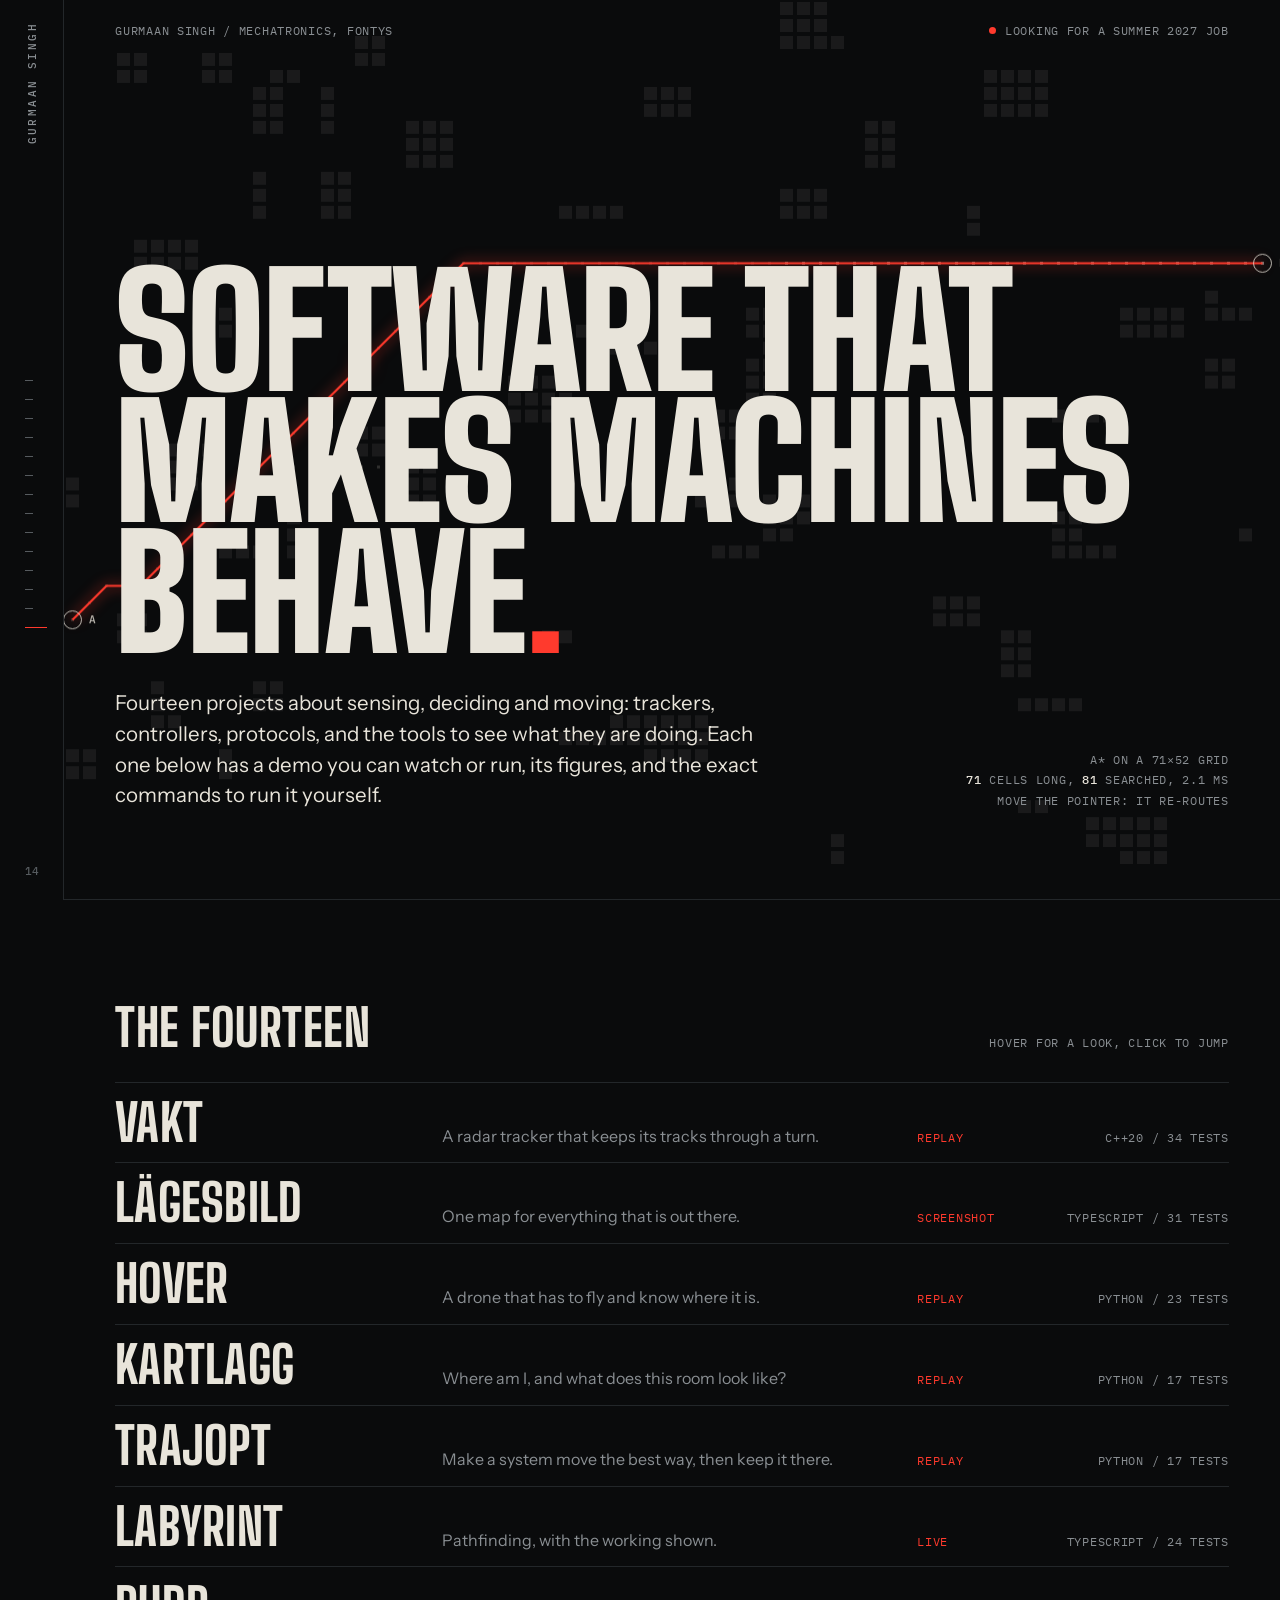
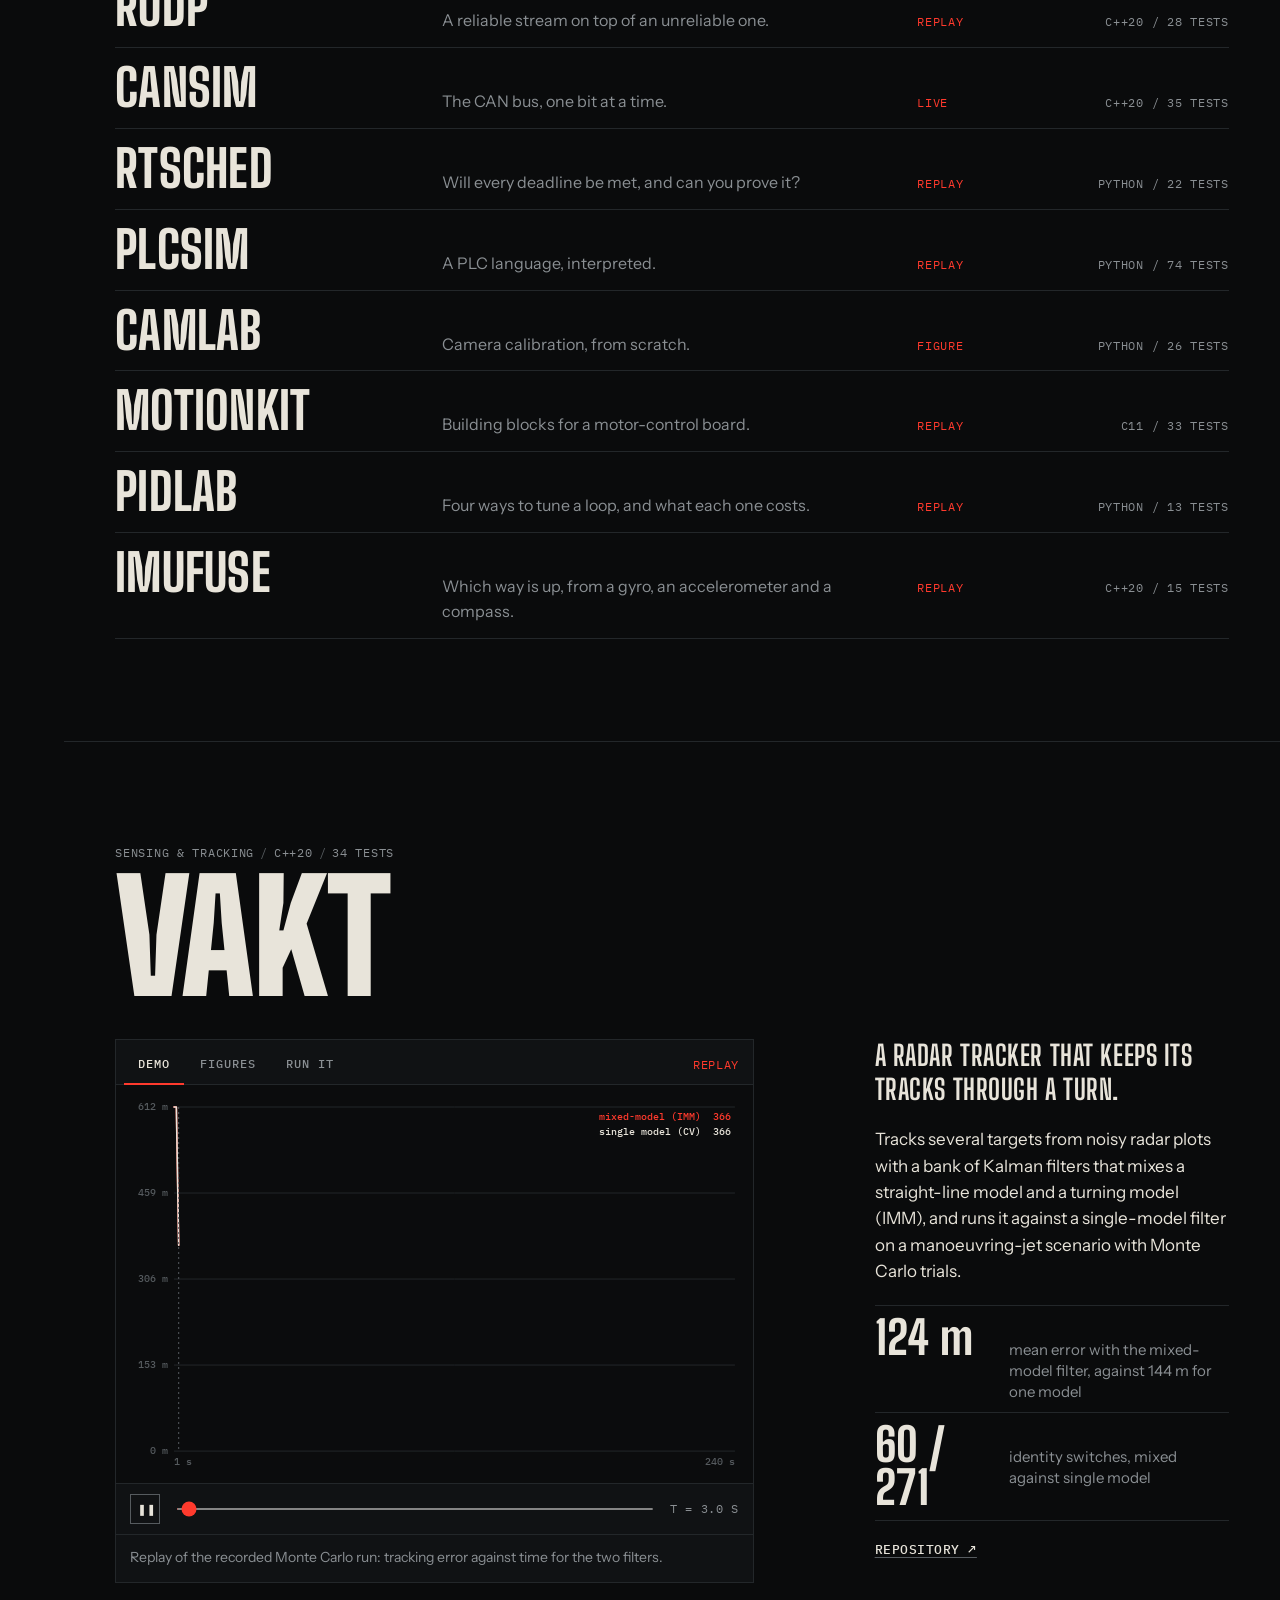
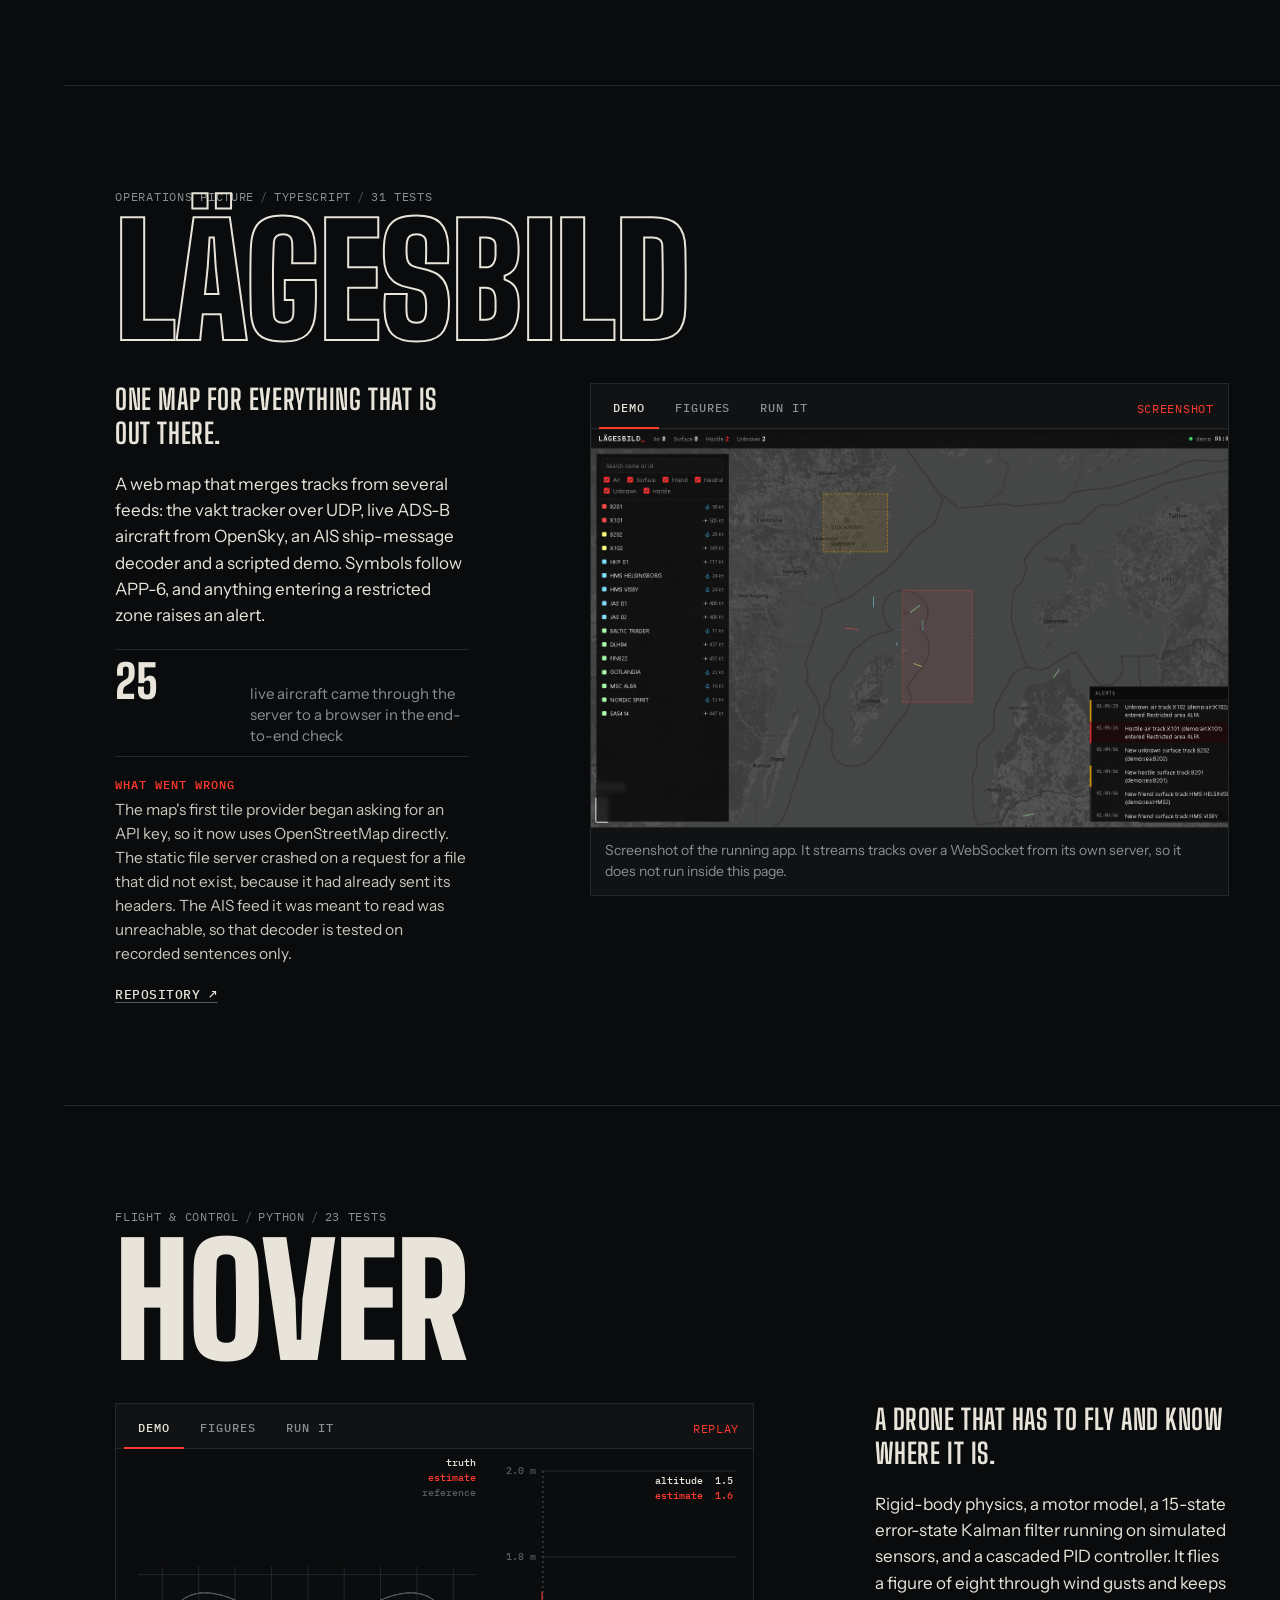
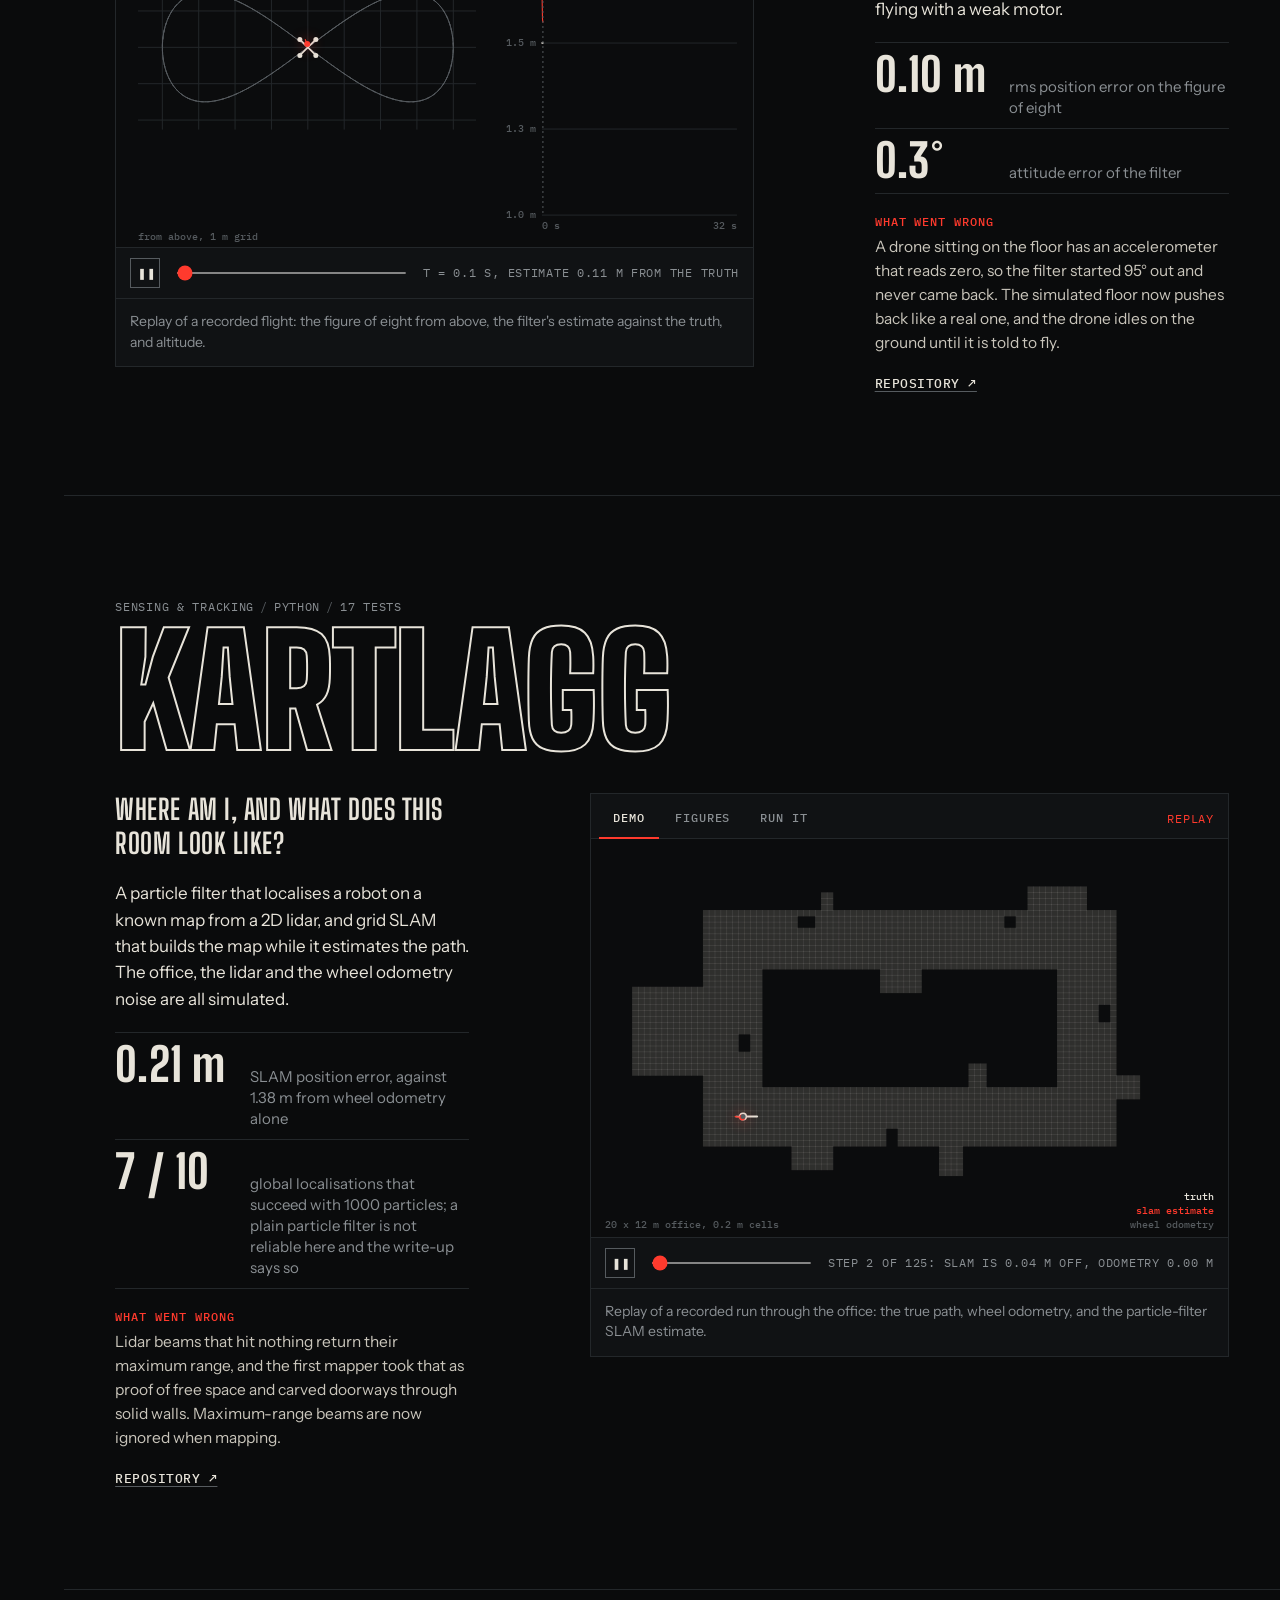
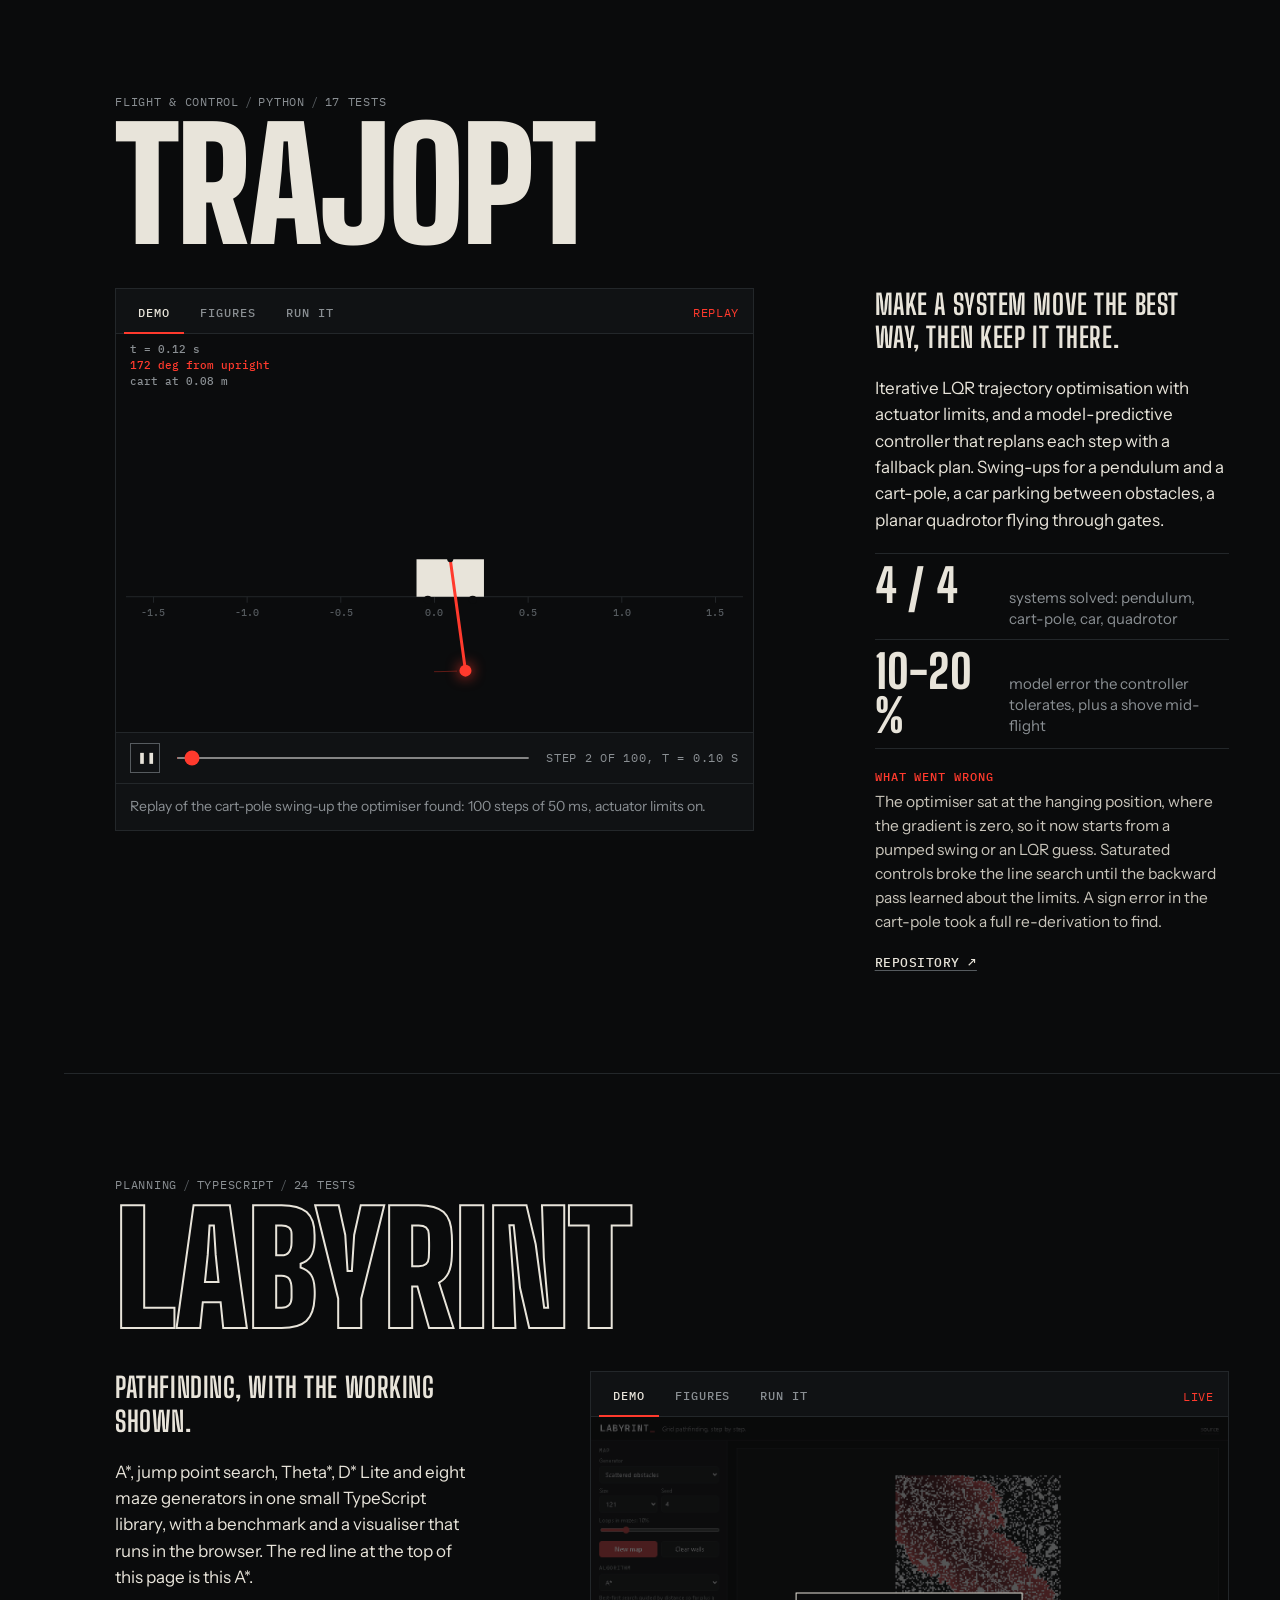
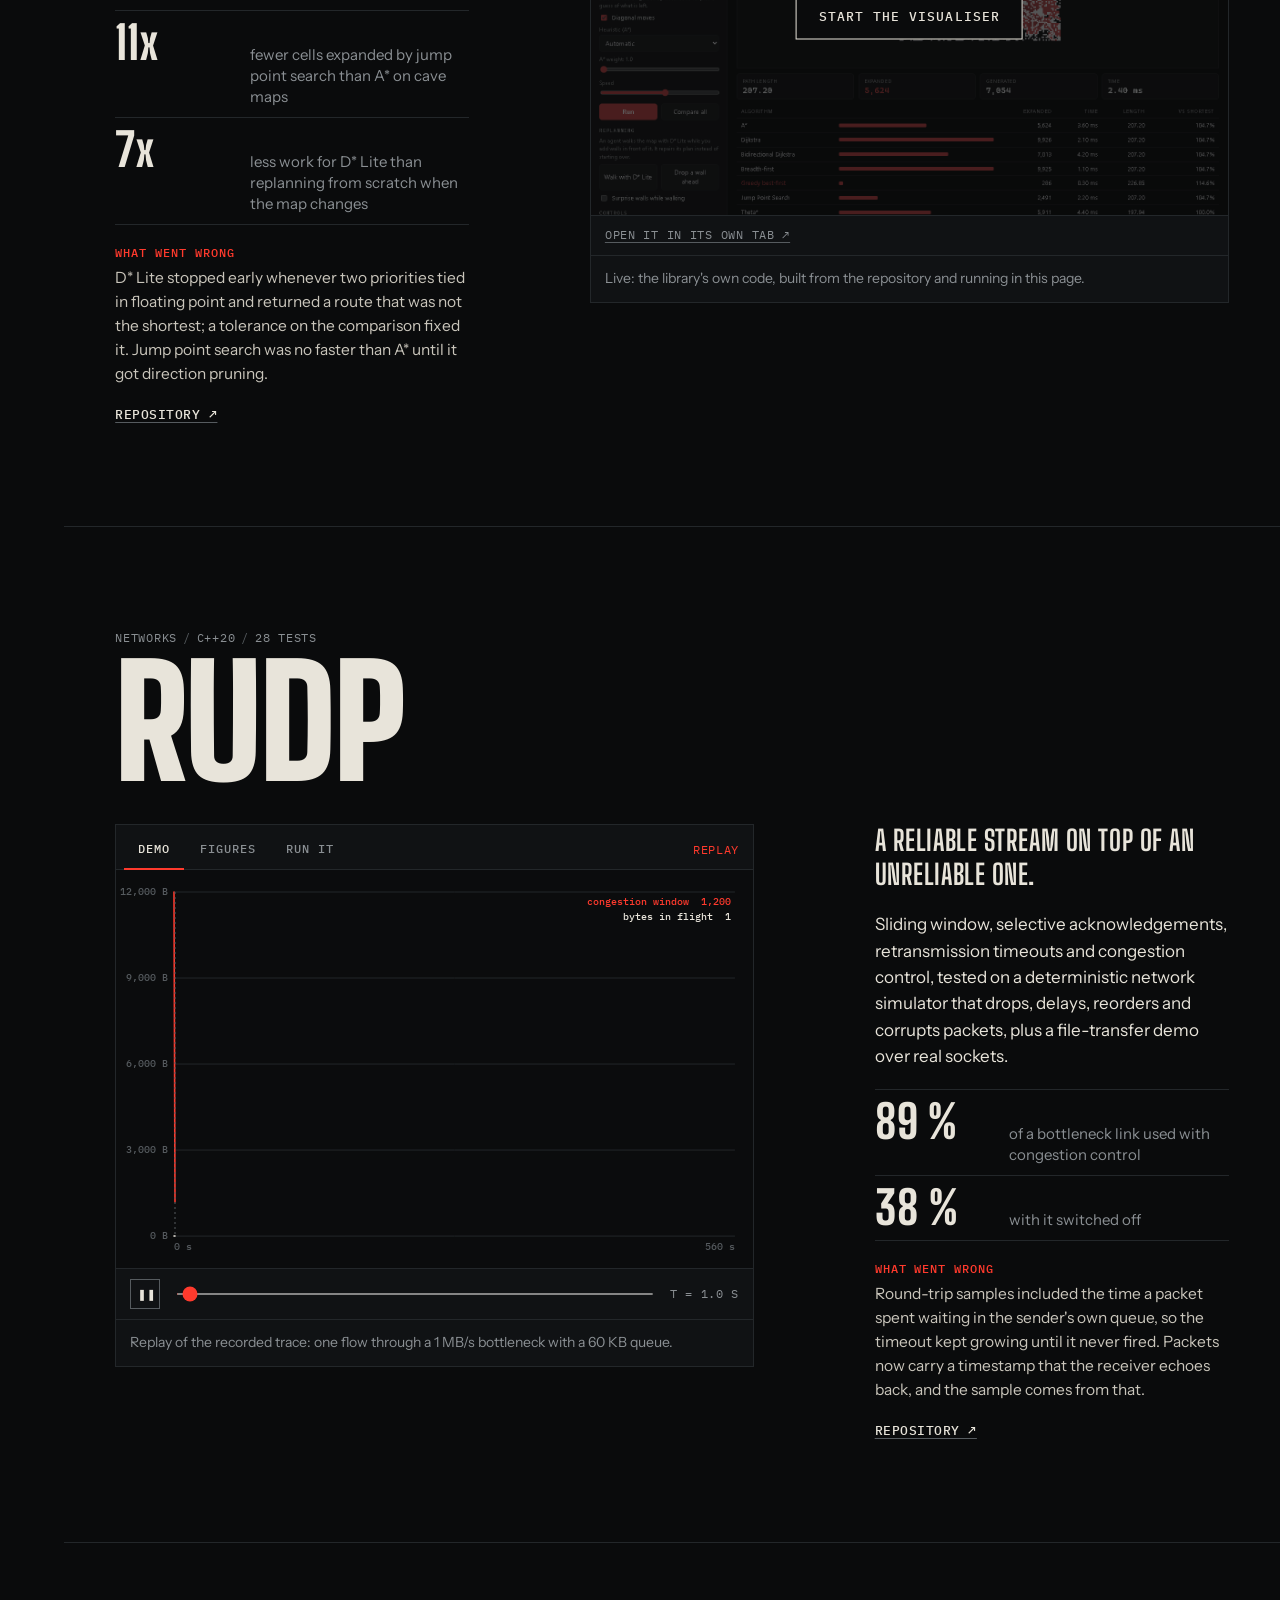
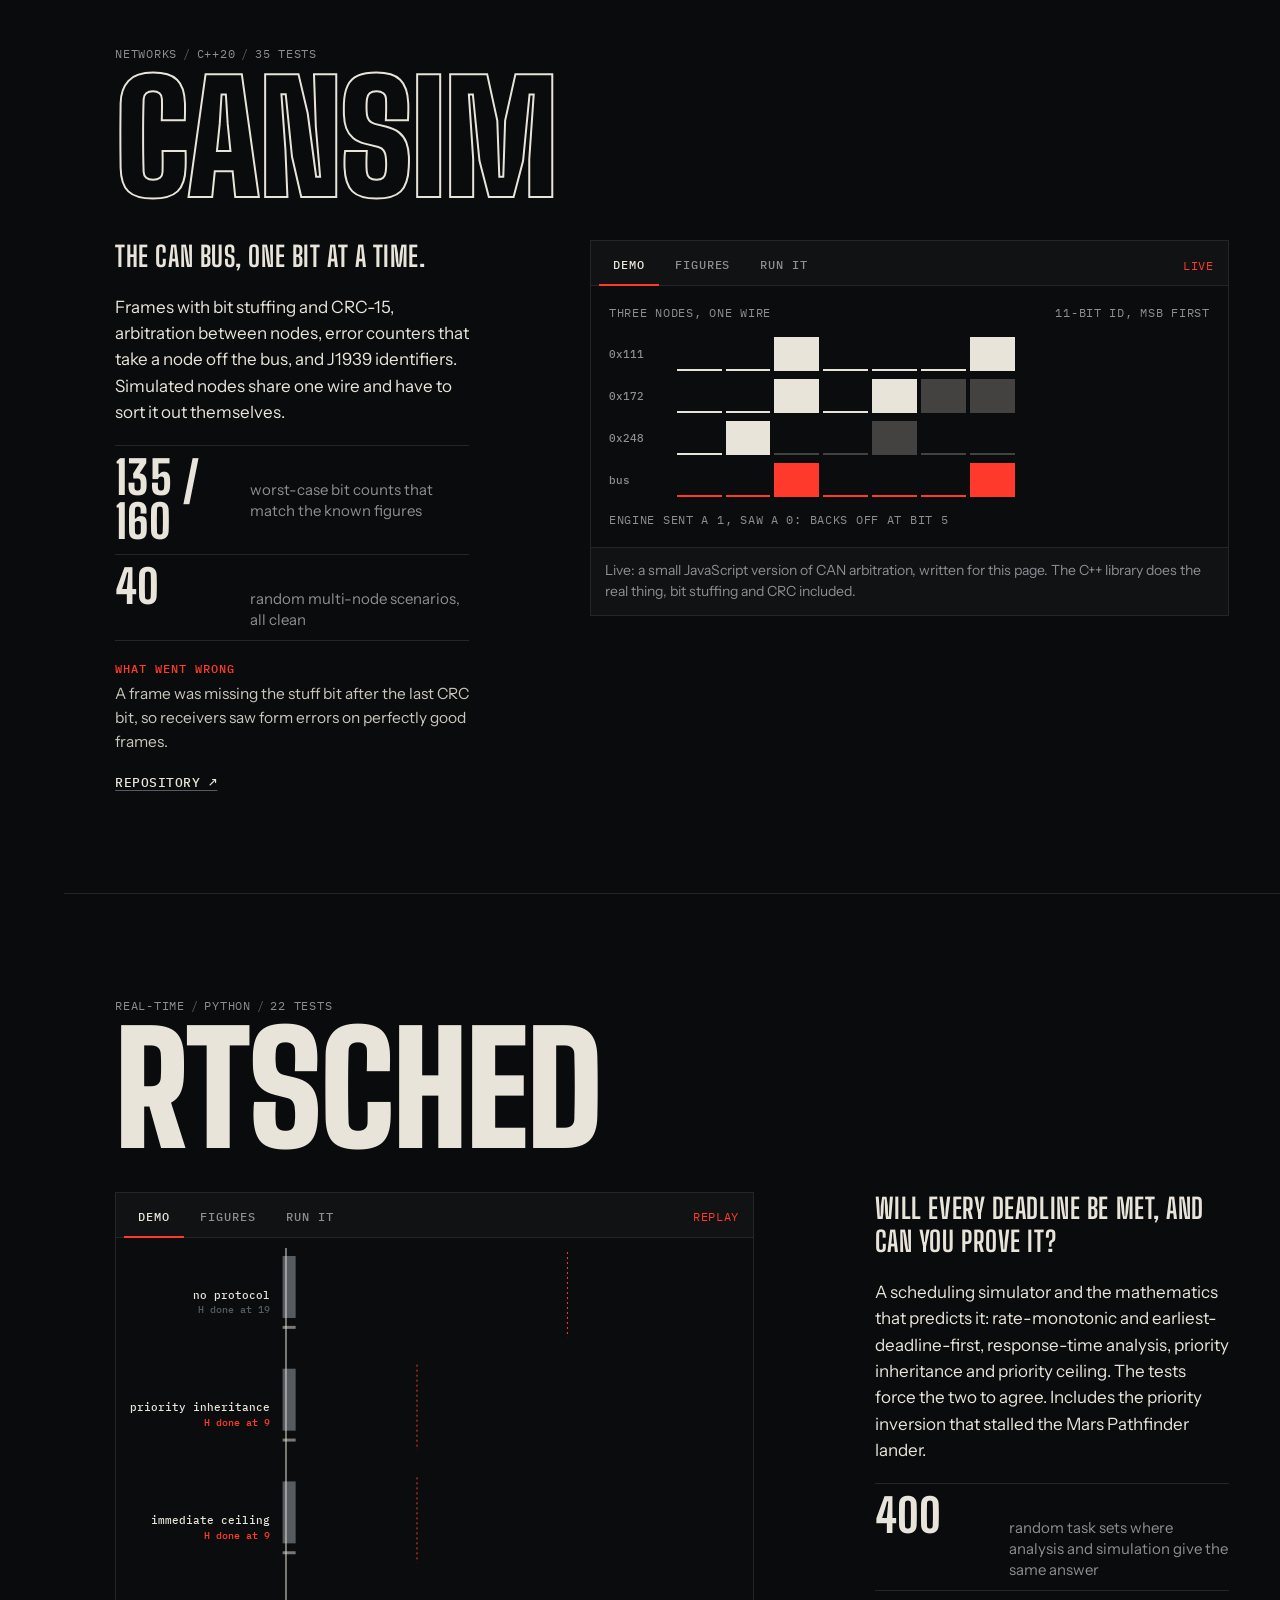
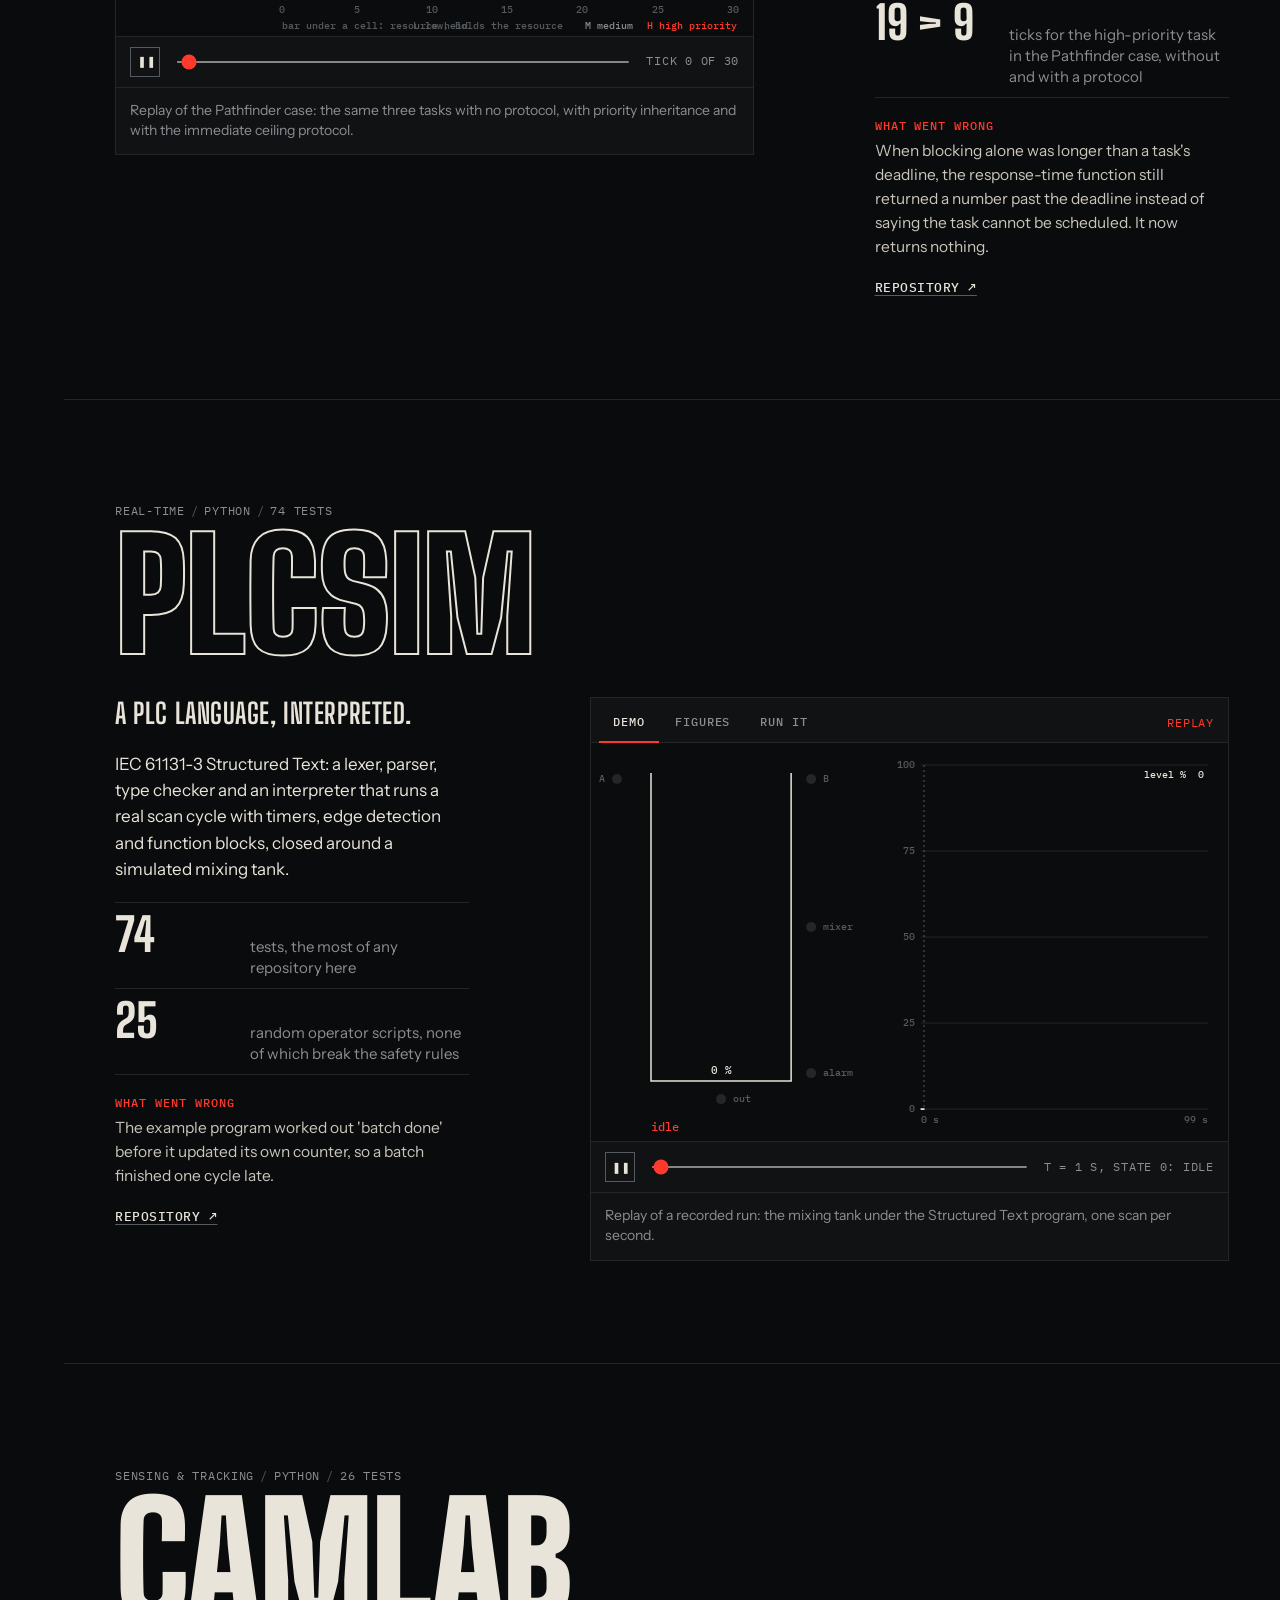
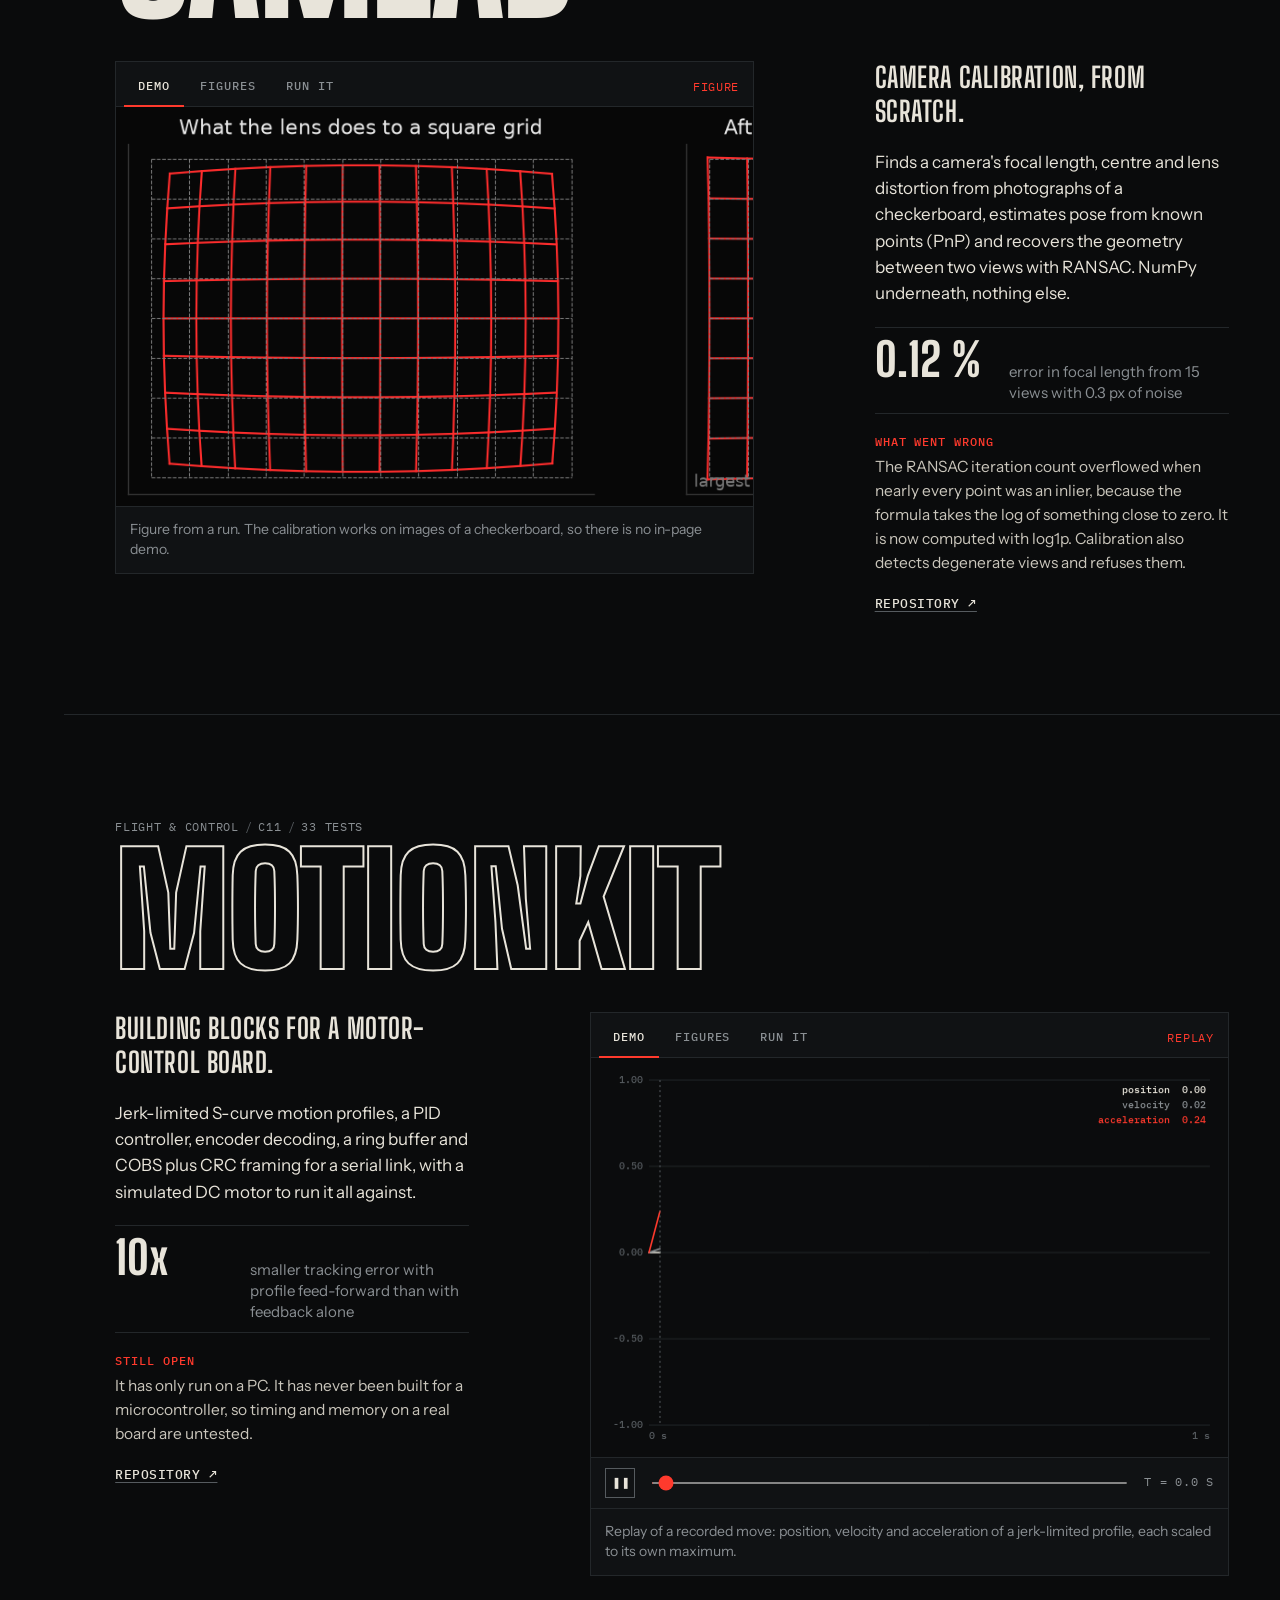
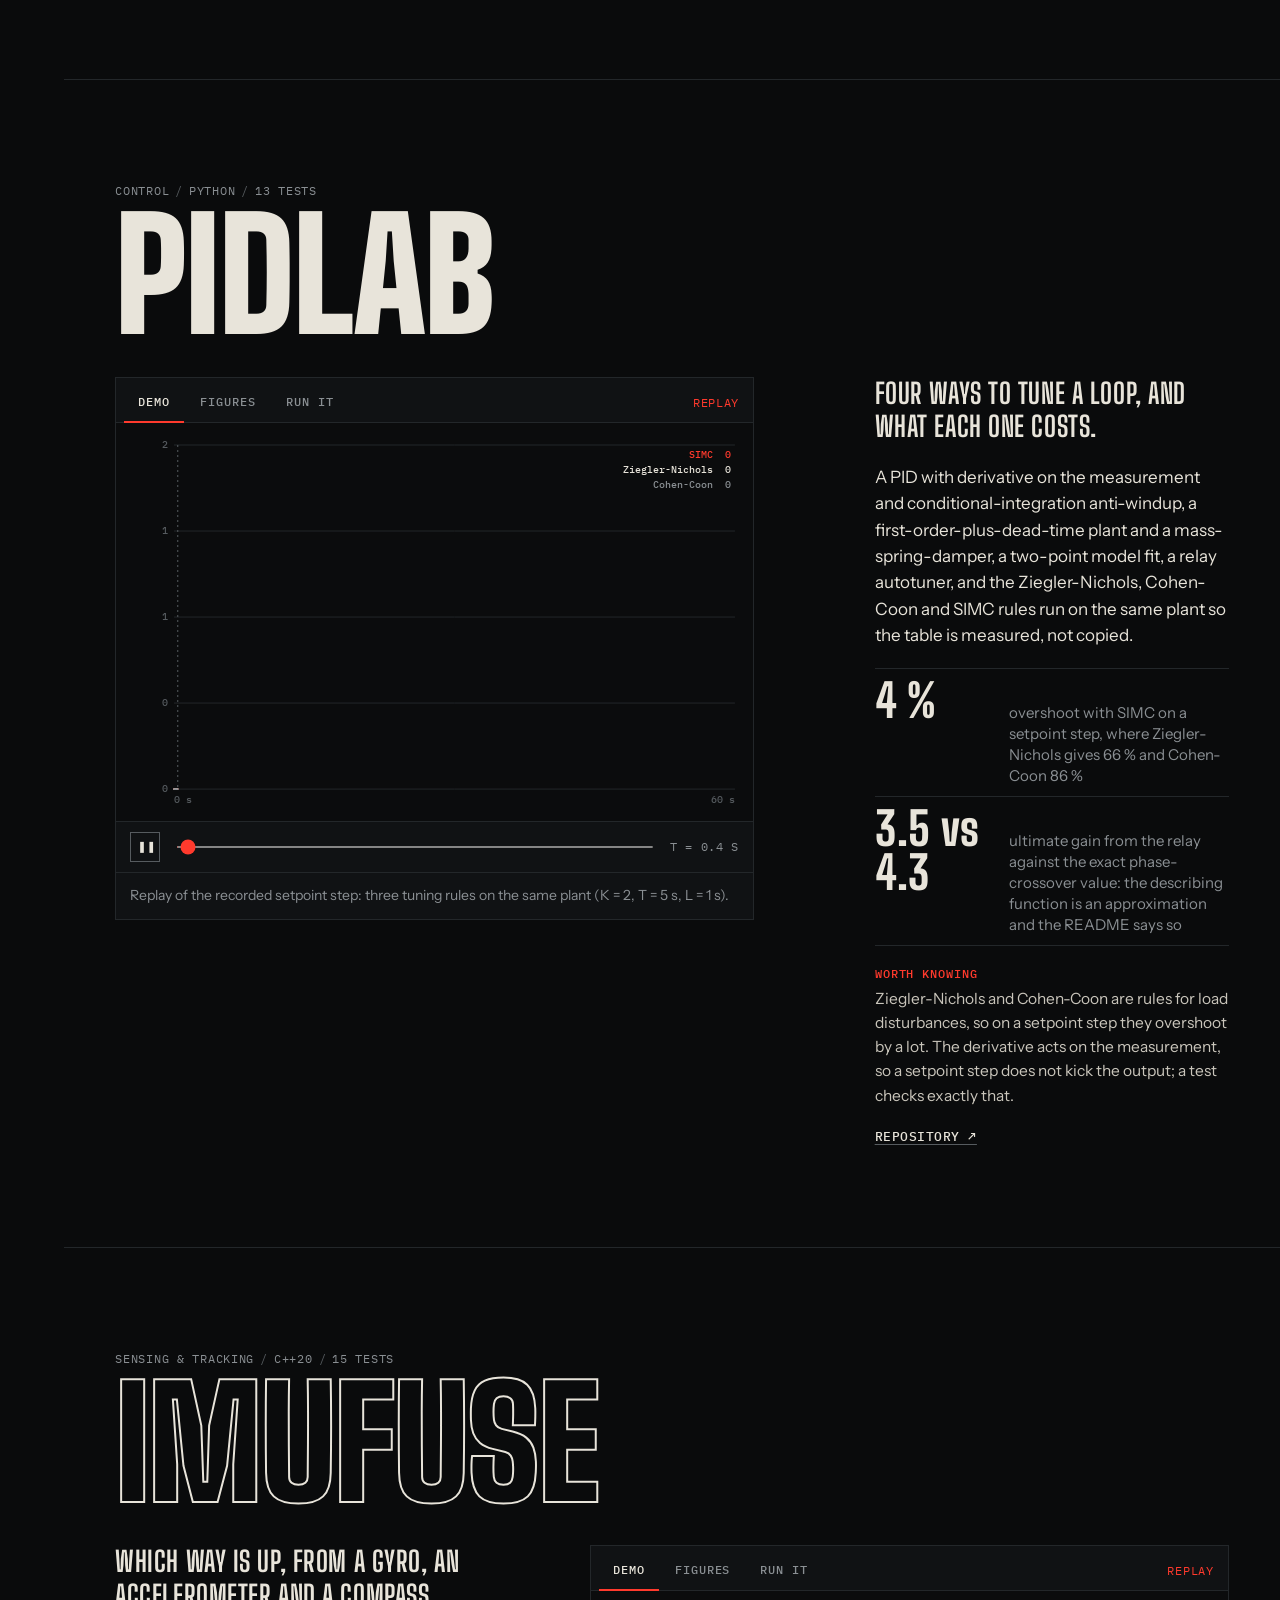
<file: index.html>
<!doctype html>
<html lang="en">
<head>
<meta charset="utf-8">
<meta name="viewport" content="width=device-width, initial-scale=1">
<title>Gurmaan Singh</title>
<meta name="description" content="Mechatronics student. Fourteen software projects about sensing, deciding and moving, each with a demo, its figures and the commands to run it.">
<meta name="theme-color" content="#0a0b0c">
<link rel="preconnect" href="https://fonts.googleapis.com">
<link rel="preconnect" href="https://fonts.gstatic.com" crossorigin>
<link rel="stylesheet" href="https://fonts.googleapis.com/css2?family=Big+Shoulders+Display:wght@700;800;900&family=IBM+Plex+Mono:wght@400;500&family=Instrument+Sans:wght@400;500;700&display=swap">
<link rel="stylesheet" href="style.css">
</head>
<body>
<a class="skip" href="#list">Skip to the projects</a>
<nav class="rail" aria-label="Projects">
  <a class="who" href="#top">GURMAAN SINGH</a>
  <ol><li><a href="#vakt" aria-label="vakt"><span>vakt</span></a></li><li><a href="#lagesbild" aria-label="lägesbild"><span>lägesbild</span></a></li><li><a href="#hover" aria-label="hover"><span>hover</span></a></li><li><a href="#kartlagg" aria-label="kartlagg"><span>kartlagg</span></a></li><li><a href="#trajopt" aria-label="trajopt"><span>trajopt</span></a></li><li><a href="#labyrint" aria-label="labyrint"><span>labyrint</span></a></li><li><a href="#rudp" aria-label="rudp"><span>rudp</span></a></li><li><a href="#cansim" aria-label="cansim"><span>cansim</span></a></li><li><a href="#rtsched" aria-label="rtsched"><span>rtsched</span></a></li><li><a href="#plcsim" aria-label="plcsim"><span>plcsim</span></a></li><li><a href="#camlab" aria-label="camlab"><span>camlab</span></a></li><li><a href="#motionkit" aria-label="motionkit"><span>motionkit</span></a></li><li><a href="#pidlab" aria-label="pidlab"><span>pidlab</span></a></li><li><a href="#imufuse" aria-label="imufuse"><span>imufuse</span></a></li></ol>
  <span class="end">14</span>
</nav>

<header class="hero" id="top">
  <canvas id="field" aria-hidden="true"></canvas>
  <div class="top mono"><span>Gurmaan Singh / mechatronics, Fontys</span><span class="status">Looking for a summer 2027 job</span></div>
  <h1>Software that<br>makes machines<br>behave<em>.</em></h1>
  <div class="row">
    <p class="intro">Fourteen projects about sensing, deciding and moving: trackers, controllers, protocols, and the tools to see what they are doing. Each one below has a demo you can watch or run, its figures, and the exact commands to run it yourself.</p>
    <p class="live mono" id="live"></p>
  </div>
</header>

<main>
<section class="block" id="list">
  <div class="sec-head"><h2>The fourteen</h2><span class="mono">hover for a look, click to jump</span></div>
  <div class="list"><a class="row-link" href="#vakt"><span class="n">vakt</span><span class="d">A radar tracker that keeps its tracks through a turn.</span><span class="t mono">Replay</span><span class="m mono">C++20 / 34 tests</span></a><a class="row-link" href="#lagesbild"><span class="n">lägesbild</span><span class="d">One map for everything that is out there.</span><span class="t mono">Screenshot</span><span class="m mono">TypeScript / 31 tests</span></a><a class="row-link" href="#hover"><span class="n">hover</span><span class="d">A drone that has to fly and know where it is.</span><span class="t mono">Replay</span><span class="m mono">Python / 23 tests</span></a><a class="row-link" href="#kartlagg"><span class="n">kartlagg</span><span class="d">Where am I, and what does this room look like?</span><span class="t mono">Replay</span><span class="m mono">Python / 17 tests</span></a><a class="row-link" href="#trajopt"><span class="n">trajopt</span><span class="d">Make a system move the best way, then keep it there.</span><span class="t mono">Replay</span><span class="m mono">Python / 17 tests</span></a><a class="row-link" href="#labyrint"><span class="n">labyrint</span><span class="d">Pathfinding, with the working shown.</span><span class="t mono">Live</span><span class="m mono">TypeScript / 24 tests</span></a><a class="row-link" href="#rudp"><span class="n">rudp</span><span class="d">A reliable stream on top of an unreliable one.</span><span class="t mono">Replay</span><span class="m mono">C++20 / 28 tests</span></a><a class="row-link" href="#cansim"><span class="n">cansim</span><span class="d">The CAN bus, one bit at a time.</span><span class="t mono">Live</span><span class="m mono">C++20 / 35 tests</span></a><a class="row-link" href="#rtsched"><span class="n">rtsched</span><span class="d">Will every deadline be met, and can you prove it?</span><span class="t mono">Replay</span><span class="m mono">Python / 22 tests</span></a><a class="row-link" href="#plcsim"><span class="n">plcsim</span><span class="d">A PLC language, interpreted.</span><span class="t mono">Replay</span><span class="m mono">Python / 74 tests</span></a><a class="row-link" href="#camlab"><span class="n">camlab</span><span class="d">Camera calibration, from scratch.</span><span class="t mono">Figure</span><span class="m mono">Python / 26 tests</span></a><a class="row-link" href="#motionkit"><span class="n">motionkit</span><span class="d">Building blocks for a motor-control board.</span><span class="t mono">Replay</span><span class="m mono">C11 / 33 tests</span></a><a class="row-link" href="#pidlab"><span class="n">pidlab</span><span class="d">Four ways to tune a loop, and what each one costs.</span><span class="t mono">Replay</span><span class="m mono">Python / 13 tests</span></a><a class="row-link" href="#imufuse"><span class="n">imufuse</span><span class="d">Which way is up, from a gyro, an accelerometer and a compass.</span><span class="t mono">Replay</span><span class="m mono">C++20 / 15 tests</span></a></div>
</section>

<article class="entry s-l" id="vakt">
  <header class="eh"><p class="kind mono">Sensing &amp; tracking<i>/</i>C++20<i>/</i>34 tests</p><h2>vakt</h2></header>
  <div class="stage" data-demo="replay" data-player="lines" data-data="vakt"><script type="application/json" class="opts">{"x": "t", "xunit": "s", "yunit": "m", "dur": 24, "series": [["gospa_imm", "mixed-model (IMM)", "red"], ["gospa_cv", "single model (CV)", "bone"]]}</script><div class="tabs" role="tablist"><button type="button" class="on" data-tab="demo">Demo</button><button type="button" data-tab="figs">Figures</button><button type="button" data-tab="run">Run it</button><span class="tag mono">Replay</span></div><div class="pane on" data-pane="demo"><div class="view"><canvas class="cv" aria-label="vakt replay"></canvas></div><div class="ctl"><button class="play" type="button" aria-label="Play or pause">&#9654;</button><input class="scrub" type="range" min="0" max="1000" value="0" aria-label="Position in the run"><span class="tnow mono"></span></div><p class="cap">Replay of the recorded Monte Carlo run: tracking error against time for the two filters.</p></div><div class="pane figs" data-pane="figs"><figure><img src="assets/fig/vakt-manoeuvre.png" width="1511" height="636" loading="lazy" alt="The manoeuvre scenario from above, and tracking error over the run. Red is the mixed-model filter, white a single constant-velocity model."><figcaption>The manoeuvre scenario from above, and tracking error over the run. Red is the mixed-model filter, white a single constant-velocity model.</figcaption></figure></div><div class="pane run" data-pane="run"><p class="needs">CMake 3.24 or newer and a C++20 compiler (MSVC 2022, GCC 12 or Clang 15).</p><pre><code>cmake -S . -B build
cmake --build build --config Release
ctest --test-dir build -C Release</code></pre><button type="button" class="copy-btn">Copy</button></div></div>
  <div class="copy"><p class="lead">A radar tracker that keeps its tracks through a turn.</p><p>Tracks several targets from noisy radar plots with a bank of Kalman filters that mixes a straight-line model and a turning model (IMM), and runs it against a single-model filter on a manoeuvring-jet scenario with Monte Carlo trials.</p><dl class="nums"><div><dt>124 m</dt><dd>mean error with the mixed-model filter, against 144 m for one model</dd></div><div><dt>60 / 271</dt><dd>identity switches, mixed against single model</dd></div></dl><p class="links"><a href="https://github.com/gurmaan-singh/vakt">Repository &#8599;</a></p></div>
</article>
<article class="entry s-r" id="lagesbild">
  <header class="eh"><p class="kind mono">Operations picture<i>/</i>TypeScript<i>/</i>31 tests</p><h2>lägesbild</h2></header>
  <div class="stage" data-demo="shot"><div class="tabs" role="tablist"><button type="button" class="on" data-tab="demo">Demo</button><button type="button" data-tab="figs">Figures</button><button type="button" data-tab="run">Run it</button><span class="tag mono">Screenshot</span></div><div class="pane on" data-pane="demo"><div class="view"><img src="assets/fig/lagesbild-overview.png" alt="" loading="lazy"></div><p class="cap">Screenshot of the running app. It streams tracks over a WebSocket from its own server, so it does not run inside this page.</p></div><div class="pane figs" data-pane="figs"><figure><img src="assets/fig/lagesbild-overview.png" width="1500" height="900" loading="lazy" alt="The demo picture over the Baltic: restricted zones, tracks by affiliation, and the alert feed."><figcaption>The demo picture over the Baltic: restricted zones, tracks by affiliation, and the alert feed.</figcaption></figure></div><div class="pane run" data-pane="run"><p class="needs">Node 20 or newer.</p><pre><code>npm install
npm start   # builds, then serves the demo on http://localhost:8080</code></pre><button type="button" class="copy-btn">Copy</button></div></div>
  <div class="copy"><p class="lead">One map for everything that is out there.</p><p>A web map that merges tracks from several feeds: the vakt tracker over UDP, live ADS-B aircraft from OpenSky, an AIS ship-message decoder and a scripted demo. Symbols follow APP-6, and anything entering a restricted zone raises an alert.</p><dl class="nums"><div><dt>25</dt><dd>live aircraft came through the server to a browser in the end-to-end check</dd></div></dl><aside class="note"><h3>What went wrong</h3><p>The map&#x27;s first tile provider began asking for an API key, so it now uses OpenStreetMap directly. The static file server crashed on a request for a file that did not exist, because it had already sent its headers. The AIS feed it was meant to read was unreachable, so that decoder is tested on recorded sentences only.</p></aside><p class="links"><a href="https://github.com/gurmaan-singh/lagesbild">Repository &#8599;</a></p></div>
</article>
<article class="entry s-l" id="hover">
  <header class="eh"><p class="kind mono">Flight &amp; control<i>/</i>Python<i>/</i>23 tests</p><h2>hover</h2></header>
  <div class="stage" data-demo="replay" data-player="hover" data-data="hover"><script type="application/json" class="opts">{"dur": 32}</script><div class="tabs" role="tablist"><button type="button" class="on" data-tab="demo">Demo</button><button type="button" data-tab="figs">Figures</button><button type="button" data-tab="run">Run it</button><span class="tag mono">Replay</span></div><div class="pane on" data-pane="demo"><div class="view"><canvas class="cv" aria-label="hover replay"></canvas></div><div class="ctl"><button class="play" type="button" aria-label="Play or pause">&#9654;</button><input class="scrub" type="range" min="0" max="1000" value="0" aria-label="Position in the run"><span class="tnow mono"></span></div><p class="cap">Replay of a recorded flight: the figure of eight from above, the filter&#x27;s estimate against the truth, and altitude.</p></div><div class="pane figs" data-pane="figs"><figure><img src="assets/fig/hover-flight.gif" width="528" height="220" loading="lazy" alt="The flight, replayed."><figcaption>The flight, replayed.</figcaption></figure><figure><img src="assets/fig/hover-figure8.png" width="1198" height="530" loading="lazy" alt="Figure of eight against its reference, and the tracking error over 32 seconds."><figcaption>Figure of eight against its reference, and the tracking error over 32 seconds.</figcaption></figure></div><div class="pane run" data-pane="run"><p class="needs">Python 3.12 or newer. NumPy; Matplotlib only for the figures.</p><pre><code>pip install -e .[dev]
pytest
python scripts/make_figures.py</code></pre><button type="button" class="copy-btn">Copy</button></div></div>
  <div class="copy"><p class="lead">A drone that has to fly and know where it is.</p><p>Rigid-body physics, a motor model, a 15-state error-state Kalman filter running on simulated sensors, and a cascaded PID controller. It flies a figure of eight through wind gusts and keeps flying with a weak motor.</p><dl class="nums"><div><dt>0.10 m</dt><dd>rms position error on the figure of eight</dd></div><div><dt>0.3°</dt><dd>attitude error of the filter</dd></div></dl><aside class="note"><h3>What went wrong</h3><p>A drone sitting on the floor has an accelerometer that reads zero, so the filter started 95° out and never came back. The simulated floor now pushes back like a real one, and the drone idles on the ground until it is told to fly.</p></aside><p class="links"><a href="https://github.com/gurmaan-singh/hover">Repository &#8599;</a></p></div>
</article>
<article class="entry s-r" id="kartlagg">
  <header class="eh"><p class="kind mono">Sensing &amp; tracking<i>/</i>Python<i>/</i>17 tests</p><h2>kartlagg</h2></header>
  <div class="stage" data-demo="replay" data-player="kartlagg" data-data="kartlagg"><script type="application/json" class="opts">{"dur": 25}</script><div class="tabs" role="tablist"><button type="button" class="on" data-tab="demo">Demo</button><button type="button" data-tab="figs">Figures</button><button type="button" data-tab="run">Run it</button><span class="tag mono">Replay</span></div><div class="pane on" data-pane="demo"><div class="view"><canvas class="cv" aria-label="kartlagg replay"></canvas></div><div class="ctl"><button class="play" type="button" aria-label="Play or pause">&#9654;</button><input class="scrub" type="range" min="0" max="1000" value="0" aria-label="Position in the run"><span class="tnow mono"></span></div><p class="cap">Replay of a recorded run through the office: the true path, wheel odometry, and the particle-filter SLAM estimate.</p></div><div class="pane figs" data-pane="figs"><figure><img src="assets/fig/kartlagg-slam.png" width="1807" height="402" loading="lazy" alt="True map and path; the map from odometry alone (F1 0.49); the map from particle-filter SLAM (F1 0.93)."><figcaption>True map and path; the map from odometry alone (F1 0.49); the map from particle-filter SLAM (F1 0.93).</figcaption></figure><figure><img src="assets/fig/kartlagg-mcl.gif" width="504" height="312" loading="lazy" alt="A particle filter converging on the robot&#x27;s position."><figcaption>A particle filter converging on the robot&#x27;s position.</figcaption></figure></div><div class="pane run" data-pane="run"><p class="needs">Python 3.12 or newer. NumPy; Matplotlib only for the figures.</p><pre><code>pip install -e .[dev]
pytest
python scripts/make_figures.py</code></pre><button type="button" class="copy-btn">Copy</button></div></div>
  <div class="copy"><p class="lead">Where am I, and what does this room look like?</p><p>A particle filter that localises a robot on a known map from a 2D lidar, and grid SLAM that builds the map while it estimates the path. The office, the lidar and the wheel odometry noise are all simulated.</p><dl class="nums"><div><dt>0.21 m</dt><dd>SLAM position error, against 1.38 m from wheel odometry alone</dd></div><div><dt>7 / 10</dt><dd>global localisations that succeed with 1000 particles; a plain particle filter is not reliable here and the write-up says so</dd></div></dl><aside class="note"><h3>What went wrong</h3><p>Lidar beams that hit nothing return their maximum range, and the first mapper took that as proof of free space and carved doorways through solid walls. Maximum-range beams are now ignored when mapping.</p></aside><p class="links"><a href="https://github.com/gurmaan-singh/kartlagg">Repository &#8599;</a></p></div>
</article>
<article class="entry s-l" id="trajopt">
  <header class="eh"><p class="kind mono">Flight &amp; control<i>/</i>Python<i>/</i>17 tests</p><h2>trajopt</h2></header>
  <div class="stage" data-demo="replay" data-player="cartpole" data-data="cartpole"><script type="application/json" class="opts">{"dur": 5}</script><div class="tabs" role="tablist"><button type="button" class="on" data-tab="demo">Demo</button><button type="button" data-tab="figs">Figures</button><button type="button" data-tab="run">Run it</button><span class="tag mono">Replay</span></div><div class="pane on" data-pane="demo"><div class="view"><canvas class="cv" aria-label="trajopt replay"></canvas></div><div class="ctl"><button class="play" type="button" aria-label="Play or pause">&#9654;</button><input class="scrub" type="range" min="0" max="1000" value="0" aria-label="Position in the run"><span class="tnow mono"></span></div><p class="cap">Replay of the cart-pole swing-up the optimiser found: 100 steps of 50 ms, actuator limits on.</p></div><div class="pane figs" data-pane="figs"><figure><img src="assets/fig/trajopt-cartpole.gif" width="525" height="238" loading="lazy" alt="The cart-pole swing-up the optimiser found."><figcaption>The cart-pole swing-up the optimiser found.</figcaption></figure><figure><img src="assets/fig/trajopt-quad.png" width="948" height="307" loading="lazy" alt="A planar quadrotor flies through four gates and stops at the last."><figcaption>A planar quadrotor flies through four gates and stops at the last.</figcaption></figure></div><div class="pane run" data-pane="run"><p class="needs">Python 3.12 or newer. NumPy; Matplotlib only for the figures.</p><pre><code>pip install -e .[dev]
pytest
python scripts/make_figures.py</code></pre><button type="button" class="copy-btn">Copy</button></div></div>
  <div class="copy"><p class="lead">Make a system move the best way, then keep it there.</p><p>Iterative LQR trajectory optimisation with actuator limits, and a model-predictive controller that replans each step with a fallback plan. Swing-ups for a pendulum and a cart-pole, a car parking between obstacles, a planar quadrotor flying through gates.</p><dl class="nums"><div><dt>4 / 4</dt><dd>systems solved: pendulum, cart-pole, car, quadrotor</dd></div><div><dt>10-20 %</dt><dd>model error the controller tolerates, plus a shove mid-flight</dd></div></dl><aside class="note"><h3>What went wrong</h3><p>The optimiser sat at the hanging position, where the gradient is zero, so it now starts from a pumped swing or an LQR guess. Saturated controls broke the line search until the backward pass learned about the limits. A sign error in the cart-pole took a full re-derivation to find.</p></aside><p class="links"><a href="https://github.com/gurmaan-singh/trajopt">Repository &#8599;</a></p></div>
</article>
<article class="entry s-r" id="labyrint">
  <header class="eh"><p class="kind mono">Planning<i>/</i>TypeScript<i>/</i>24 tests</p><h2>labyrint</h2></header>
  <div class="stage" data-demo="iframe"><div class="tabs" role="tablist"><button type="button" class="on" data-tab="demo">Demo</button><button type="button" data-tab="figs">Figures</button><button type="button" data-tab="run">Run it</button><span class="tag mono">Live</span></div><div class="pane on" data-pane="demo"><div class="view poster" data-src="labyrint/index.html" data-title="labyrint visualiser"><img src="assets/fig/labyrint-compare.png" alt="" loading="lazy"><button class="start" type="button">Start the visualiser</button></div><div class="ctl"><a class="mono" href="labyrint/index.html" target="_blank" rel="noopener">Open it in its own tab &#8599;</a></div><p class="cap">Live: the library&#x27;s own code, built from the repository and running in this page.</p></div><div class="pane figs" data-pane="figs"><figure><img src="assets/fig/labyrint-compare.png" width="1400" height="900" loading="lazy" alt="The visualiser comparing algorithms on a scattered-obstacle map."><figcaption>The visualiser comparing algorithms on a scattered-obstacle map.</figcaption></figure></div><div class="pane run" data-pane="run"><p class="needs">Node 20 or newer.</p><pre><code>npm install
npm run build
npm run serve   # open http://localhost:8080</code></pre><button type="button" class="copy-btn">Copy</button></div></div>
  <div class="copy"><p class="lead">Pathfinding, with the working shown.</p><p>A*, jump point search, Theta*, D* Lite and eight maze generators in one small TypeScript library, with a benchmark and a visualiser that runs in the browser. The red line at the top of this page is this A*.</p><dl class="nums"><div><dt>11x</dt><dd>fewer cells expanded by jump point search than A* on cave maps</dd></div><div><dt>7x</dt><dd>less work for D* Lite than replanning from scratch when the map changes</dd></div></dl><aside class="note"><h3>What went wrong</h3><p>D* Lite stopped early whenever two priorities tied in floating point and returned a route that was not the shortest; a tolerance on the comparison fixed it. Jump point search was no faster than A* until it got direction pruning.</p></aside><p class="links"><a href="https://github.com/gurmaan-singh/labyrint">Repository &#8599;</a></p></div>
</article>
<article class="entry s-l" id="rudp">
  <header class="eh"><p class="kind mono">Networks<i>/</i>C++20<i>/</i>28 tests</p><h2>rudp</h2></header>
  <div class="stage" data-demo="replay" data-player="lines" data-data="rudp"><script type="application/json" class="opts">{"x": "t", "xunit": "s", "yunit": "B", "dur": 20, "series": [["cwnd", "congestion window", "red"], ["in_flight", "bytes in flight", "bone"]]}</script><div class="tabs" role="tablist"><button type="button" class="on" data-tab="demo">Demo</button><button type="button" data-tab="figs">Figures</button><button type="button" data-tab="run">Run it</button><span class="tag mono">Replay</span></div><div class="pane on" data-pane="demo"><div class="view"><canvas class="cv" aria-label="rudp replay"></canvas></div><div class="ctl"><button class="play" type="button" aria-label="Play or pause">&#9654;</button><input class="scrub" type="range" min="0" max="1000" value="0" aria-label="Position in the run"><span class="tnow mono"></span></div><p class="cap">Replay of the recorded trace: one flow through a 1 MB/s bottleneck with a 60 KB queue.</p></div><div class="pane figs" data-pane="figs"><figure><img src="assets/fig/rudp-sawtooth.png" width="1219" height="480" loading="lazy" alt="One flow through a 1 MB/s bottleneck with a 60 KB queue: the congestion window and the bytes in flight."><figcaption>One flow through a 1 MB/s bottleneck with a 60 KB queue: the congestion window and the bytes in flight.</figcaption></figure></div><div class="pane run" data-pane="run"><p class="needs">CMake 3.24 or newer and a C++20 compiler (MSVC 2022, GCC 12 or Clang 15).</p><pre><code>cmake -S . -B build
cmake --build build --config Release
ctest --test-dir build -C Release
build/Release/rudp_sim --bytes 4000000 --rtt 80 --loss 0.02 --reorder 0.1 --corrupt 0.01</code></pre><button type="button" class="copy-btn">Copy</button></div></div>
  <div class="copy"><p class="lead">A reliable stream on top of an unreliable one.</p><p>Sliding window, selective acknowledgements, retransmission timeouts and congestion control, tested on a deterministic network simulator that drops, delays, reorders and corrupts packets, plus a file-transfer demo over real sockets.</p><dl class="nums"><div><dt>89 %</dt><dd>of a bottleneck link used with congestion control</dd></div><div><dt>38 %</dt><dd>with it switched off</dd></div></dl><aside class="note"><h3>What went wrong</h3><p>Round-trip samples included the time a packet spent waiting in the sender&#x27;s own queue, so the timeout kept growing until it never fired. Packets now carry a timestamp that the receiver echoes back, and the sample comes from that.</p></aside><p class="links"><a href="https://github.com/gurmaan-singh/rudp">Repository &#8599;</a></p></div>
</article>
<article class="entry s-r" id="cansim">
  <header class="eh"><p class="kind mono">Networks<i>/</i>C++20<i>/</i>35 tests</p><h2>cansim</h2></header>
  <div class="stage" data-demo="live"><div class="tabs" role="tablist"><button type="button" class="on" data-tab="demo">Demo</button><button type="button" data-tab="figs">Figures</button><button type="button" data-tab="run">Run it</button><span class="tag mono">Live</span></div><div class="pane on" data-pane="demo"><div class="view live"><div class="arb" id="arb" aria-label="Live CAN arbitration"><header><span class="mono">three nodes, one wire</span><span class="mono">11-bit id, MSB first</span></header><div class="grid"></div><footer class="mono"></footer></div></div><p class="cap">Live: a small JavaScript version of CAN arbitration, written for this page. The C++ library does the real thing, bit stuffing and CRC included.</p></div><div class="pane figs" data-pane="figs"><figure><img src="assets/fig/cansim-arbitration.png" width="1285" height="636" loading="lazy" alt="Three nodes start at the same moment; the lowest identifier keeps the bus."><figcaption>Three nodes start at the same moment; the lowest identifier keeps the bus.</figcaption></figure></div><div class="pane run" data-pane="run"><p class="needs">CMake 3.24 or newer and a C++20 compiler (MSVC 2022, GCC 12 or Clang 15).</p><pre><code>cmake -S . -B build
cmake --build build --config Release
ctest --test-dir build -C Release</code></pre><button type="button" class="copy-btn">Copy</button></div></div>
  <div class="copy"><p class="lead">The CAN bus, one bit at a time.</p><p>Frames with bit stuffing and CRC-15, arbitration between nodes, error counters that take a node off the bus, and J1939 identifiers. Simulated nodes share one wire and have to sort it out themselves.</p><dl class="nums"><div><dt>135 / 160</dt><dd>worst-case bit counts that match the known figures</dd></div><div><dt>40</dt><dd>random multi-node scenarios, all clean</dd></div></dl><aside class="note"><h3>What went wrong</h3><p>A frame was missing the stuff bit after the last CRC bit, so receivers saw form errors on perfectly good frames.</p></aside><p class="links"><a href="https://github.com/gurmaan-singh/cansim">Repository &#8599;</a></p></div>
</article>
<article class="entry s-l" id="rtsched">
  <header class="eh"><p class="kind mono">Real-time<i>/</i>Python<i>/</i>22 tests</p><h2>rtsched</h2></header>
  <div class="stage" data-demo="replay" data-player="rtsched" data-data="rtsched"><script type="application/json" class="opts">{"dur": 12}</script><div class="tabs" role="tablist"><button type="button" class="on" data-tab="demo">Demo</button><button type="button" data-tab="figs">Figures</button><button type="button" data-tab="run">Run it</button><span class="tag mono">Replay</span></div><div class="pane on" data-pane="demo"><div class="view"><canvas class="cv" aria-label="rtsched replay"></canvas></div><div class="ctl"><button class="play" type="button" aria-label="Play or pause">&#9654;</button><input class="scrub" type="range" min="0" max="1000" value="0" aria-label="Position in the run"><span class="tnow mono"></span></div><p class="cap">Replay of the Pathfinder case: the same three tasks with no protocol, with priority inheritance and with the immediate ceiling protocol.</p></div><div class="pane figs" data-pane="figs"><figure><img src="assets/fig/rtsched-inversion.png" width="1286" height="688" loading="lazy" alt="The same three tasks with no protocol, with priority inheritance and with the immediate ceiling protocol."><figcaption>The same three tasks with no protocol, with priority inheritance and with the immediate ceiling protocol.</figcaption></figure></div><div class="pane run" data-pane="run"><p class="needs">Python 3.12 or newer. NumPy; Matplotlib only for the figures.</p><pre><code>pip install -e .[dev]
pytest
python scripts/make_figures.py</code></pre><button type="button" class="copy-btn">Copy</button></div></div>
  <div class="copy"><p class="lead">Will every deadline be met, and can you prove it?</p><p>A scheduling simulator and the mathematics that predicts it: rate-monotonic and earliest-deadline-first, response-time analysis, priority inheritance and priority ceiling. The tests force the two to agree. Includes the priority inversion that stalled the Mars Pathfinder lander.</p><dl class="nums"><div><dt>400</dt><dd>random task sets where analysis and simulation give the same answer</dd></div><div><dt>19 &gt; 9</dt><dd>ticks for the high-priority task in the Pathfinder case, without and with a protocol</dd></div></dl><aside class="note"><h3>What went wrong</h3><p>When blocking alone was longer than a task&#x27;s deadline, the response-time function still returned a number past the deadline instead of saying the task cannot be scheduled. It now returns nothing.</p></aside><p class="links"><a href="https://github.com/gurmaan-singh/rtsched">Repository &#8599;</a></p></div>
</article>
<article class="entry s-r" id="plcsim">
  <header class="eh"><p class="kind mono">Real-time<i>/</i>Python<i>/</i>74 tests</p><h2>plcsim</h2></header>
  <div class="stage" data-demo="replay" data-player="plcsim" data-data="plcsim"><script type="application/json" class="opts">{"dur": 20}</script><div class="tabs" role="tablist"><button type="button" class="on" data-tab="demo">Demo</button><button type="button" data-tab="figs">Figures</button><button type="button" data-tab="run">Run it</button><span class="tag mono">Replay</span></div><div class="pane on" data-pane="demo"><div class="view"><canvas class="cv" aria-label="plcsim replay"></canvas></div><div class="ctl"><button class="play" type="button" aria-label="Play or pause">&#9654;</button><input class="scrub" type="range" min="0" max="1000" value="0" aria-label="Position in the run"><span class="tnow mono"></span></div><p class="cap">Replay of a recorded run: the mixing tank under the Structured Text program, one scan per second.</p></div><div class="pane figs" data-pane="figs"><figure><img src="assets/fig/plcsim-batches.png" width="1286" height="662" loading="lazy" alt="Two batches under the Structured Text program: tank level above, valves below."><figcaption>Two batches under the Structured Text program: tank level above, valves below.</figcaption></figure></div><div class="pane run" data-pane="run"><p class="needs">Python 3.12 or newer.</p><pre><code>pip install -e .[dev]
pytest
plcsim check examples/mixer.st
plcsim run examples/mixer.st --scans 4 --dt 100 --set Level=0 --set Start=TRUE --watch State,ValveA,Alarm</code></pre><button type="button" class="copy-btn">Copy</button></div></div>
  <div class="copy"><p class="lead">A PLC language, interpreted.</p><p>IEC 61131-3 Structured Text: a lexer, parser, type checker and an interpreter that runs a real scan cycle with timers, edge detection and function blocks, closed around a simulated mixing tank.</p><dl class="nums"><div><dt>74</dt><dd>tests, the most of any repository here</dd></div><div><dt>25</dt><dd>random operator scripts, none of which break the safety rules</dd></div></dl><aside class="note"><h3>What went wrong</h3><p>The example program worked out &#x27;batch done&#x27; before it updated its own counter, so a batch finished one cycle late.</p></aside><p class="links"><a href="https://github.com/gurmaan-singh/plcsim">Repository &#8599;</a></p></div>
</article>
<article class="entry s-l" id="camlab">
  <header class="eh"><p class="kind mono">Sensing &amp; tracking<i>/</i>Python<i>/</i>26 tests</p><h2>camlab</h2></header>
  <div class="stage" data-demo="fig"><div class="tabs" role="tablist"><button type="button" class="on" data-tab="demo">Demo</button><button type="button" data-tab="figs">Figures</button><button type="button" data-tab="run">Run it</button><span class="tag mono">Figure</span></div><div class="pane on" data-pane="demo"><div class="view"><img src="assets/fig/camlab-distortion.png" alt="" loading="lazy"></div><p class="cap">Figure from a run. The calibration works on images of a checkerboard, so there is no in-page demo.</p></div><div class="pane figs" data-pane="figs"><figure><img src="assets/fig/camlab-distortion.png" width="1186" height="431" loading="lazy" alt="What the lens does to a square grid, and the grid after undoing the estimated distortion."><figcaption>What the lens does to a square grid, and the grid after undoing the estimated distortion.</figcaption></figure></div><div class="pane run" data-pane="run"><p class="needs">Python 3.12 or newer. NumPy; Matplotlib only for the figures.</p><pre><code>pip install -e .[dev]
pytest
python scripts/make_figures.py</code></pre><button type="button" class="copy-btn">Copy</button></div></div>
  <div class="copy"><p class="lead">Camera calibration, from scratch.</p><p>Finds a camera&#x27;s focal length, centre and lens distortion from photographs of a checkerboard, estimates pose from known points (PnP) and recovers the geometry between two views with RANSAC. NumPy underneath, nothing else.</p><dl class="nums"><div><dt>0.12 %</dt><dd>error in focal length from 15 views with 0.3 px of noise</dd></div></dl><aside class="note"><h3>What went wrong</h3><p>The RANSAC iteration count overflowed when nearly every point was an inlier, because the formula takes the log of something close to zero. It is now computed with log1p. Calibration also detects degenerate views and refuses them.</p></aside><p class="links"><a href="https://github.com/gurmaan-singh/camlab">Repository &#8599;</a></p></div>
</article>
<article class="entry s-r" id="motionkit">
  <header class="eh"><p class="kind mono">Flight &amp; control<i>/</i>C11<i>/</i>33 tests</p><h2>motionkit</h2></header>
  <div class="stage" data-demo="replay" data-player="lines" data-data="motionkit"><script type="application/json" class="opts">{"x": "t", "xunit": "s", "norm": true, "dur": 8, "series": [["pos", "position", "bone"], ["vel", "velocity", "dim"], ["acc", "acceleration", "red"]]}</script><div class="tabs" role="tablist"><button type="button" class="on" data-tab="demo">Demo</button><button type="button" data-tab="figs">Figures</button><button type="button" data-tab="run">Run it</button><span class="tag mono">Replay</span></div><div class="pane on" data-pane="demo"><div class="view"><canvas class="cv" aria-label="motionkit replay"></canvas></div><div class="ctl"><button class="play" type="button" aria-label="Play or pause">&#9654;</button><input class="scrub" type="range" min="0" max="1000" value="0" aria-label="Position in the run"><span class="tnow mono"></span></div><p class="cap">Replay of a recorded move: position, velocity and acceleration of a jerk-limited profile, each scaled to its own maximum.</p></div><div class="pane figs" data-pane="figs"><figure><img src="assets/fig/motionkit-scurve.png" width="958" height="922" loading="lazy" alt="A jerk-limited move of 10 rad: acceleration never jumps."><figcaption>A jerk-limited move of 10 rad: acceleration never jumps.</figcaption></figure></div><div class="pane run" data-pane="run"><p class="needs">CMake and a C11 compiler.</p><pre><code>cmake -S . -B build
cmake --build build --config Release
ctest --test-dir build -C Release</code></pre><button type="button" class="copy-btn">Copy</button></div></div>
  <div class="copy"><p class="lead">Building blocks for a motor-control board.</p><p>Jerk-limited S-curve motion profiles, a PID controller, encoder decoding, a ring buffer and COBS plus CRC framing for a serial link, with a simulated DC motor to run it all against.</p><dl class="nums"><div><dt>10x</dt><dd>smaller tracking error with profile feed-forward than with feedback alone</dd></div></dl><aside class="note"><h3>Still open</h3><p>It has only run on a PC. It has never been built for a microcontroller, so timing and memory on a real board are untested.</p></aside><p class="links"><a href="https://github.com/gurmaan-singh/motionkit">Repository &#8599;</a></p></div>
</article>
<article class="entry s-l" id="pidlab">
  <header class="eh"><p class="kind mono">Control<i>/</i>Python<i>/</i>13 tests</p><h2>pidlab</h2></header>
  <div class="stage" data-demo="replay" data-player="lines" data-data="pidlab"><script type="application/json" class="opts">{"x": "t", "xunit": "s", "yunit": "", "dur": 15, "series": [["simc", "SIMC", "red"], ["zn", "Ziegler-Nichols", "bone"], ["cc", "Cohen-Coon", "dim"]]}</script><div class="tabs" role="tablist"><button type="button" class="on" data-tab="demo">Demo</button><button type="button" data-tab="figs">Figures</button><button type="button" data-tab="run">Run it</button><span class="tag mono">Replay</span></div><div class="pane on" data-pane="demo"><div class="view"><canvas class="cv" aria-label="pidlab replay"></canvas></div><div class="ctl"><button class="play" type="button" aria-label="Play or pause">&#9654;</button><input class="scrub" type="range" min="0" max="1000" value="0" aria-label="Position in the run"><span class="tnow mono"></span></div><p class="cap">Replay of the recorded setpoint step: three tuning rules on the same plant (K = 2, T = 5 s, L = 1 s).</p></div><div class="pane figs" data-pane="figs"><figure><img src="assets/fig/pidlab-tunings.png" width="1040" height="520" loading="lazy" alt="Setpoint step on K = 2, T = 5 s, L = 1 s with four tuning rules."><figcaption>Setpoint step on K = 2, T = 5 s, L = 1 s with four tuning rules.</figcaption></figure><figure><img src="assets/fig/pidlab-relay.png" width="1040" height="520" loading="lazy" alt="Relay feedback: the limit cycle gives the ultimate gain and period."><figcaption>Relay feedback: the limit cycle gives the ultimate gain and period.</figcaption></figure><figure><img src="assets/fig/pidlab-disturbance.png" width="1040" height="468" loading="lazy" alt="A load disturbance at 40 s: the aggressive rule recovers faster, as it was designed to."><figcaption>A load disturbance at 40 s: the aggressive rule recovers faster, as it was designed to.</figcaption></figure></div><div class="pane run" data-pane="run"><p class="needs">Python 3.10 or newer. NumPy; Matplotlib only for the figures.</p><pre><code>pip install -e .[dev]
pytest
python scripts/make_figures.py</code></pre><button type="button" class="copy-btn">Copy</button></div></div>
  <div class="copy"><p class="lead">Four ways to tune a loop, and what each one costs.</p><p>A PID with derivative on the measurement and conditional-integration anti-windup, a first-order-plus-dead-time plant and a mass-spring-damper, a two-point model fit, a relay autotuner, and the Ziegler-Nichols, Cohen-Coon and SIMC rules run on the same plant so the table is measured, not copied.</p><dl class="nums"><div><dt>4 %</dt><dd>overshoot with SIMC on a setpoint step, where Ziegler-Nichols gives 66 % and Cohen-Coon 86 %</dd></div><div><dt>3.5 vs 4.3</dt><dd>ultimate gain from the relay against the exact phase-crossover value: the describing function is an approximation and the README says so</dd></div></dl><aside class="note"><h3>Worth knowing</h3><p>Ziegler-Nichols and Cohen-Coon are rules for load disturbances, so on a setpoint step they overshoot by a lot. The derivative acts on the measurement, so a setpoint step does not kick the output; a test checks exactly that.</p></aside><p class="links"><a href="https://github.com/gurmaan-singh/pidlab">Repository &#8599;</a></p></div>
</article>
<article class="entry s-r" id="imufuse">
  <header class="eh"><p class="kind mono">Sensing &amp; tracking<i>/</i>C++20<i>/</i>15 tests</p><h2>imufuse</h2></header>
  <div class="stage" data-demo="replay" data-player="lines" data-data="imufuse"><script type="application/json" class="opts">{"x": "t", "xunit": "s", "yunit": "\u00b0", "dur": 20, "series": [["ekf", "multiplicative EKF", "red"], ["mahony", "Mahony", "bone"], ["complementary", "complementary", "dim"]]}</script><div class="tabs" role="tablist"><button type="button" class="on" data-tab="demo">Demo</button><button type="button" data-tab="figs">Figures</button><button type="button" data-tab="run">Run it</button><span class="tag mono">Replay</span></div><div class="pane on" data-pane="demo"><div class="view"><canvas class="cv" aria-label="imufuse replay"></canvas></div><div class="ctl"><button class="play" type="button" aria-label="Play or pause">&#9654;</button><input class="scrub" type="range" min="0" max="1000" value="0" aria-label="Position in the run"><span class="tnow mono"></span></div><p class="cap">Replay of the recorded run: attitude error of the three filters, starting 60° off, on the same flight.</p></div><div class="pane figs" data-pane="figs"><figure><img src="assets/fig/imufuse-errors.png" width="1170" height="468" loading="lazy" alt="All three filters start 60° off. Left: the first 8 s. Right: the steady state with a 0.027 rad/s gyro bias."><figcaption>All three filters start 60° off. Left: the first 8 s. Right: the steady state with a 0.027 rad/s gyro bias.</figcaption></figure><figure><img src="assets/fig/imufuse-no-mag.png" width="1170" height="442" loading="lazy" alt="Magnetometer switched off: the EKF keeps its tilt to 0.09° but its heading has nothing to observe it."><figcaption>Magnetometer switched off: the EKF keeps its tilt to 0.09° but its heading has nothing to observe it.</figcaption></figure></div><div class="pane run" data-pane="run"><p class="needs">CMake 3.24 or newer and a C++20 compiler (MSVC 2022, GCC 12 or Clang 15).</p><pre><code>cmake -S . -B build
cmake --build build --config Release
ctest --test-dir build -C Release
build/Release/imufuse_sim --csv out/errors.csv</code></pre><button type="button" class="copy-btn">Copy</button></div></div>
  <div class="copy"><p class="lead">Which way is up, from a gyro, an accelerometer and a compass.</p><p>Three attitude filters with one interface: a complementary filter on Euler angles, Mahony&#x27;s PI feedback, and a multiplicative EKF with a gyro-bias state. Header-only, no dependencies, scored on the same synthetic flight with noise and a biased gyro.</p><dl class="nums"><div><dt>0.13°</dt><dd>RMS attitude error of the EKF on the flight; the complementary filter gives 0.52°, Mahony 1.09°</dd></div><div><dt>0.0001</dt><dd>rad/s of gyro-bias error left by the EKF, from a true bias of 0.027</dd></div></dl><aside class="note"><h3>What went wrong</h3><p>Splitting the error into tilt and heading by subtracting Euler angles reported a 7° tilt error for a filter that was 0.13° off: roll wraps and pitch near 90° makes the angles jump. The split now compares the two up vectors in the body frame instead.</p></aside><p class="links"><a href="https://github.com/gurmaan-singh/imufuse">Repository &#8599;</a></p></div>
</article>

<section class="block">
  <div class="how">
    <h2>How I work</h2>
    <ul>
      <li><b>Numbers come from a run</b><span>Every figure in a README was measured with a fixed seed. Where I could not measure it, I took the claim out. The replays on this page are recorded runs, not animations drawn to look right.</span></li>
      <li><b>The bugs are written down</b><span>Most repositories have a design note that says how the thing works and what went wrong on the way. The notes above are short versions.</span></li>
      <li><b>Limits sit next to results</b><span>What a project does not do, and what I have not tested, is listed in its README under Limits.</span></li>
      <li><b>Small enough to read</b><span>The largest is about 2,500 lines of source, the smallest under 500. Each has its own tests: 392 across the fourteen.</span></li>
    </ul>
  </div>
</section>
</main>

<footer class="end">
  <h2>Summer 2027<em>.</em></h2>
  <p>I am looking for a summer job or internship in Sweden, Norway, Finland, Denmark or the Netherlands, in sensing, control or embedded software.</p>
  <p><a href="https://github.com/gurmaan-singh">github.com/gurmaan-singh</a></p>
  <div class="fine mono"><span>Type: Big Shoulders Display, IBM Plex Mono, Instrument Sans</span><a href="#top">Back to the top</a></div>
</footer>

<img id="peek" alt="">
<script type="application/json" id="run-cartpole">{"x":[[0.0,0.0,0.0,0.0],[0.015,0.0248,0.5987,0.9864],[0.0597,0.0975,1.1884,1.907],[0.1334,0.2133,1.7546,2.6941],[0.2345,0.3635,2.279,3.2738],[0.3443,0.5119,2.1114,2.6459],[0.4339,0.6104,1.4803,1.3017],[0.4927,0.6427,0.871,-0.0065],[0.521,0.6099,0.2617,-1.3027],[0.5185,0.5122,-0.3692,-2.6101],[0.4836,0.3488,-1.0298,-3.9218],[0.4154,0.1213,-1.694,-5.1465],[0.3154,-0.1607,-2.2839,-6.0613],[0.1897,-0.4755,-2.7167,-6.4345],[0.0463,-0.7951,-3.001,-6.2741],[-0.1094,-1.0973,-3.2232,-5.7722],[-0.2764,-1.3692,-3.4634,-5.0815],[-0.4408,-1.6002,-3.1294,-4.1775],[-0.5833,-1.79,-2.5804,-3.4472],[-0.6996,-1.9477,-2.0744,-2.8866],[-0.7912,-2.081,-1.5914,-2.4709],[-0.8589,-2.1969,-1.1179,-2.1864],[-0.9029,-2.3018,-0.6448,-2.0264],[-0.9232,-2.4016,-0.1653,-1.9901],[-0.9206,-2.5012,0.2733,-2.0148],[-0.8996,-2.5999,0.5686,-1.95],[-0.8666,-2.6936,0.7523,-1.8146],[-0.8265,-2.7795,0.8536,-1.6323],[-0.7827,-2.8557,0.897,-1.4273],[-0.7378,-2.9215,0.9018,-1.219],[-0.6932,-2.9773,0.8818,-1.0205],[-0.65,-3.0236,0.8461,-0.8386],[-0.6089,-3.0613,0.8006,-0.6758],[-0.5702,-3.0913,0.7488,-0.5313],[-0.5341,-3.1146,0.6929,-0.4028],[-0.501,-3.1317,0.6343,-0.2871],[-0.4708,-3.1434,0.5735,-0.1807],[-0.4437,-3.1498,0.5111,-0.0799],[-0.4197,-3.1514,0.4472,0.019],[-0.399,-3.1479,0.3822,0.1198],[-0.3815,-3.1393,0.3162,0.2264],[-0.3674,-3.1251,0.2493,0.3425],[-0.3566,-3.1048,0.182,0.4721],[-0.3491,-3.0777,0.1152,0.619],[-0.345,-3.0427,0.0501,0.7865],[-0.344,-2.9988,-0.0106,0.9767],[-0.3458,-2.9448,-0.0627,1.1897],[-0.3498,-2.8798,-0.0991,1.4218],[-0.355,-2.8029,-0.1093,1.6646],[-0.3596,-2.714,-0.0781,1.9047],[-0.3612,-2.6136,0.0138,2.1252],[-0.3562,-2.503,0.1878,2.3121],[-0.3399,-2.3841,0.4639,2.4623],[-0.3069,-2.2583,0.8545,2.5922],[-0.252,-2.1252,1.3407,2.7601],[-0.1727,-1.9799,1.8323,3.0765],[-0.0685,-1.815,2.3432,3.545],[0.0584,-1.6214,2.7403,4.2188],[0.1928,-1.3912,2.6487,4.9832],[0.3188,-1.1263,2.3985,5.5854],[0.433,-0.8358,2.1651,5.9939],[0.5344,-0.5323,1.8787,6.0816],[0.6186,-0.2358,1.4647,5.6906],[0.6785,0.0283,0.9084,4.8027],[0.7081,0.2393,0.2721,3.6024],[0.7055,0.3869,-0.3763,2.294],[0.6708,0.4686,-1.0092,0.9786],[0.6048,0.485,-1.6306,-0.321],[0.5077,0.4367,-2.256,-1.6105],[0.3789,0.3241,-2.8969,-2.8864],[0.2178,0.1491,-3.5449,-4.0965],[0.0286,-0.0762,-4.0137,-4.8661],[-0.1676,-0.3079,-3.8247,-4.3577],[-0.3421,-0.4914,-3.1562,-2.9792],[-0.4838,-0.6063,-2.5183,-1.6241],[-0.5944,-0.6545,-1.907,-0.3101],[-0.6746,-0.6377,-1.3015,0.985],[-0.7242,-0.5559,-0.6787,2.2881],[-0.7419,-0.4086,-0.0248,3.6057],[-0.7264,-0.196,0.6461,4.877],[-0.6781,0.0753,1.2684,5.9111],[-0.602,0.3866,1.7483,6.4464],[-0.5061,0.7102,2.0632,6.4111],[-0.3971,1.0211,2.2891,5.9763],[-0.2772,1.3042,2.5153,5.3221],[-0.1447,1.551,2.796,4.5317],[-0.0149,1.7571,2.4069,3.7346],[0.0923,1.9285,1.8873,3.1505],[0.1743,2.0748,1.3947,2.7255],[0.232,2.2035,0.9133,2.4458],[0.2656,2.3217,0.4322,2.3067],[0.2751,2.4365,-0.0572,2.3106],[0.2634,2.5504,-0.4104,2.2655],[0.2371,2.6605,-0.6418,2.1597],[0.2018,2.7642,-0.7743,2.0016],[0.1617,2.859,-0.8283,1.805],[0.1206,2.9432,-0.8185,1.5798],[0.0814,3.0155,-0.7506,1.3235],[0.0472,3.0737,-0.618,1.0148],[0.0218,3.114,-0.3991,0.6052],[0.0106,3.1292,-0.0501,0.0065]],"dt":0.05}</script>
<script type="application/json" id="run-hover">{"t":[0.0,0.08,0.15,0.23,0.3,0.38,0.46,0.53,0.61,0.68,0.76,0.84,0.91,0.99,1.06,1.14,1.22,1.29,1.37,1.44,1.52,1.6,1.67,1.75,1.82,1.9,1.98,2.05,2.13,2.2,2.28,2.36,2.43,2.51,2.58,2.66,2.74,2.81,2.89,2.96,3.04,3.12,3.19,3.27,3.34,3.42,3.5,3.57,3.65,3.72,3.8,3.88,3.95,4.03,4.1,4.18,4.26,4.33,4.41,4.48,4.56,4.64,4.71,4.79,4.86,4.94,5.02,5.09,5.17,5.24,5.32,5.4,5.47,5.55,5.62,5.7,5.78,5.85,5.93,6.0,6.08,6.16,6.23,6.31,6.38,6.46,6.54,6.61,6.69,6.76,6.84,6.92,6.99,7.07,7.14,7.22,7.3,7.37,7.45,7.52,7.6,7.68,7.75,7.83,7.9,7.98,8.06,8.13,8.21,8.28,8.36,8.44,8.51,8.59,8.66,8.74,8.82,8.89,8.97,9.04,9.12,9.2,9.27,9.35,9.42,9.5,9.58,9.65,9.73,9.8,9.88,9.96,10.03,10.11,10.18,10.26,10.34,10.41,10.49,10.56,10.64,10.72,10.79,10.87,10.94,11.02,11.1,11.17,11.25,11.32,11.4,11.48,11.55,11.63,11.7,11.78,11.86,11.93,12.01,12.08,12.16,12.24,12.31,12.39,12.46,12.54,12.62,12.69,12.77,12.84,12.92,13.0,13.07,13.15,13.22,13.3,13.38,13.45,13.53,13.6,13.68,13.76,13.83,13.91,13.98,14.06,14.14,14.21,14.29,14.36,14.44,14.52,14.59,14.67,14.74,14.82,14.9,14.97,15.05,15.12,15.2,15.28,15.35,15.43,15.5,15.58,15.66,15.73,15.81,15.88,15.96,16.04,16.11,16.19,16.26,16.34,16.42,16.49,16.57,16.64,16.72,16.8,16.87,16.95,17.02,17.1,17.18,17.25,17.33,17.4,17.48,17.56,17.63,17.71,17.78,17.86,17.94,18.01,18.09,18.16,18.24,18.32,18.39,18.47,18.54,18.62,18.7,18.77,18.85,18.92,19.0,19.08,19.15,19.23,19.3,19.38,19.46,19.53,19.61,19.68,19.76,19.84,19.91,19.99,20.06,20.14,20.22,20.29,20.37,20.44,20.52,20.6,20.67,20.75,20.82,20.9,20.98,21.05,21.13,21.2,21.28,21.36,21.43,21.51,21.58,21.66,21.74,21.81,21.89,21.96,22.04,22.12,22.19,22.27,22.34,22.42,22.5,22.57,22.65,22.72,22.8,22.88,22.95,23.03,23.1,23.18,23.26,23.33,23.41,23.48,23.56,23.64,23.71,23.79,23.86,23.94,24.02,24.09,24.17,24.24,24.32,24.4,24.47,24.55,24.62,24.7,24.78,24.85,24.93,25.0,25.08,25.16,25.23,25.31,25.38,25.46,25.54,25.61,25.69,25.76,25.84,25.92,25.99,26.07,26.14,26.22,26.3,26.37,26.45,26.52,26.6,26.68,26.75,26.83,26.9,26.98,27.06,27.13,27.21,27.28,27.36,27.44,27.51,27.59,27.66,27.74,27.82,27.89,27.97,28.04,28.12,28.2,28.27,28.35,28.42,28.5,28.58,28.65,28.73,28.8,28.88,28.96,29.03,29.11,29.18,29.26,29.34,29.41,29.49,29.56,29.64,29.72,29.79,29.87,29.94,30.02,30.1,30.17,30.25,30.32,30.4,30.48,30.55,30.63,30.7,30.78,30.86,30.93,31.01,31.08,31.16,31.24,31.31,31.39,31.46,31.54,31.62,31.69,31.77,31.84,31.92,32.0],"pos":[[0.0,0.0,1.5],[0.0,-0.0,1.5],[0.001,-0.002,1.5],[0.002,-0.007,1.499],[0.002,-0.012,1.498],[0.002,-0.016,1.496],[0.002,-0.018,1.494],[0.002,-0.017,1.493],[0.005,-0.013,1.492],[0.011,-0.007,1.493],[0.022,0.005,1.494],[0.037,0.023,1.494],[0.056,0.046,1.494],[0.079,0.075,1.495],[0.105,0.108,1.496],[0.136,0.144,1.498],[0.171,0.183,1.502],[0.213,0.223,1.505],[0.262,0.266,1.509],[0.319,0.313,1.514],[0.385,0.363,1.521],[0.461,0.419,1.528],[0.546,0.48,1.535],[0.641,0.544,1.543],[0.745,0.612,1.551],[0.859,0.681,1.56],[0.982,0.752,1.569],[1.115,0.825,1.578],[1.255,0.9,1.587],[1.402,0.977,1.596],[1.555,1.055,1.606],[1.713,1.132,1.617],[1.875,1.208,1.629],[2.041,1.28,1.642],[2.21,1.346,1.655],[2.379,1.404,1.67],[2.548,1.45,1.684],[2.715,1.482,1.697],[2.879,1.497,1.711],[3.037,1.491,1.725],[3.188,1.464,1.739],[3.33,1.415,1.752],[3.462,1.343,1.765],[3.583,1.248,1.777],[3.692,1.131,1.788],[3.788,0.992,1.795],[3.87,0.833,1.799],[3.934,0.657,1.8],[3.982,0.467,1.799],[4.011,0.266,1.795],[4.024,0.059,1.791],[4.02,-0.151,1.786],[4.0,-0.361,1.781],[3.965,-0.565,1.777],[3.913,-0.76,1.773],[3.846,-0.942,1.769],[3.762,-1.108,1.765],[3.661,-1.256,1.76],[3.545,-1.384,1.754],[3.413,-1.489,1.746],[3.268,-1.571,1.737],[3.109,-1.627,1.727],[2.938,-1.657,1.715],[2.755,-1.662,1.703],[2.562,-1.64,1.69],[2.359,-1.593,1.676],[2.146,-1.522,1.661],[1.925,-1.428,1.645],[1.696,-1.312,1.627],[1.46,-1.176,1.609],[1.219,-1.021,1.588],[0.974,-0.85,1.568],[0.725,-0.666,1.547],[0.474,-0.473,1.525],[0.223,-0.273,1.504],[-0.03,-0.071,1.484],[-0.282,0.131,1.463],[-0.533,0.33,1.443],[-0.783,0.522,1.423],[-1.032,0.703,1.405],[-1.276,0.872,1.388],[-1.516,1.025,1.371],[-1.751,1.16,1.357],[-1.98,1.276,1.344],[-2.201,1.369,1.332],[-2.414,1.438,1.32],[-2.618,1.483,1.309],[-2.813,1.5,1.297],[-2.996,1.491,1.286],[-3.167,1.456,1.274],[-3.325,1.396,1.262],[-3.469,1.311,1.251],[-3.599,1.204,1.242],[-3.714,1.077,1.233],[-3.813,0.931,1.225],[-3.895,0.769,1.219],[-3.962,0.594,1.214],[-4.012,0.408,1.211],[-4.047,0.215,1.209],[-4.066,0.017,1.208],[-4.069,-0.182,1.208],[-4.056,-0.379,1.209],[-4.026,-0.57,1.211],[-3.98,-0.752,1.214],[-3.918,-0.922,1.218],[-3.841,-1.078,1.224],[-3.747,-1.215,1.232],[-3.639,-1.332,1.243],[-3.515,-1.426,1.255],[-3.376,-1.497,1.268],[-3.223,-1.543,1.283],[-3.056,-1.561,1.299],[-2.876,-1.554,1.314],[-2.685,-1.519,1.33],[-2.482,-1.459,1.345],[-2.271,-1.375,1.359],[-2.05,-1.268,1.373],[-1.822,-1.141,1.388],[-1.587,-0.995,1.403],[-1.347,-0.833,1.418],[-1.101,-0.657,1.433],[-0.852,-0.47,1.449],[-0.599,-0.276,1.466],[-0.344,-0.076,1.483],[-0.087,0.124,1.5],[0.171,0.323,1.518],[0.427,0.518,1.537],[0.683,0.704,1.556],[0.935,0.879,1.576],[1.183,1.039,1.596],[1.426,1.181,1.616],[1.663,1.304,1.636],[1.894,1.404,1.655],[2.117,1.481,1.673],[2.331,1.532,1.689],[2.536,1.559,1.705],[2.73,1.559,1.719],[2.913,1.534,1.732],[3.083,1.484,1.743],[3.239,1.41,1.754],[3.382,1.312,1.762],[3.511,1.193,1.77],[3.623,1.054,1.776],[3.72,0.898,1.781],[3.799,0.726,1.785],[3.862,0.543,1.788],[3.906,0.349,1.789],[3.933,0.15,1.79],[3.942,-0.053,1.79],[3.934,-0.255,1.79],[3.909,-0.452,1.788],[3.867,-0.641,1.786],[3.809,-0.82,1.784],[3.734,-0.984,1.78],[3.643,-1.131,1.776],[3.537,-1.26,1.771],[3.416,-1.368,1.765],[3.279,-1.453,1.758],[3.128,-1.515,1.749],[2.964,-1.551,1.738],[2.788,-1.562,1.727],[2.6,-1.548,1.714],[2.402,-1.509,1.7],[2.195,-1.445,1.685],[1.979,-1.358,1.67],[1.756,-1.25,1.654],[1.527,-1.122,1.637],[1.292,-0.977,1.619],[1.051,-0.816,1.601],[0.807,-0.642,1.582],[0.56,-0.458,1.563],[0.311,-0.267,1.544],[0.061,-0.071,1.524],[-0.19,0.125,1.504],[-0.439,0.32,1.484],[-0.687,0.509,1.464],[-0.933,0.69,1.445],[-1.176,0.859,1.427],[-1.414,1.014,1.41],[-1.648,1.151,1.394],[-1.876,1.269,1.378],[-2.098,1.366,1.364],[-2.312,1.439,1.349],[-2.517,1.489,1.335],[-2.713,1.512,1.322],[-2.898,1.509,1.308],[-3.072,1.48,1.295],[-3.233,1.425,1.283],[-3.382,1.344,1.271],[-3.516,1.24,1.261],[-3.636,1.114,1.252],[-3.741,0.968,1.243],[-3.83,0.806,1.236],[-3.903,0.629,1.229],[-3.96,0.44,1.224],[-4.0,0.243,1.22],[-4.022,0.041,1.217],[-4.026,-0.163,1.216],[-4.012,-0.367,1.216],[-3.981,-0.566,1.218],[-3.933,-0.757,1.221],[-3.868,-0.937,1.227],[-3.786,-1.103,1.234],[-3.688,-1.251,1.242],[-3.575,-1.379,1.252],[-3.446,-1.485,1.263],[-3.303,-1.566,1.274],[-3.147,-1.621,1.286],[-2.977,-1.649,1.299],[-2.796,-1.65,1.314],[-2.604,-1.623,1.329],[-2.403,-1.57,1.345],[-2.193,-1.492,1.361],[-1.975,-1.389,1.377],[-1.75,-1.265,1.394],[-1.519,-1.121,1.41],[-1.281,-0.96,1.426],[-1.038,-0.784,1.442],[-0.79,-0.597,1.459],[-0.539,-0.403,1.476],[-0.284,-0.203,1.494],[-0.027,-0.003,1.512],[0.231,0.195,1.53],[0.49,0.387,1.549],[0.747,0.569,1.569],[1.002,0.74,1.59],[1.253,0.898,1.61],[1.499,1.039,1.63],[1.739,1.163,1.649],[1.97,1.267,1.668],[2.193,1.349,1.686],[2.406,1.408,1.703],[2.609,1.443,1.719],[2.802,1.453,1.733],[2.982,1.438,1.746],[3.151,1.398,1.758],[3.307,1.335,1.768],[3.448,1.249,1.776],[3.575,1.141,1.782],[3.687,1.012,1.785],[3.783,0.865,1.787],[3.862,0.702,1.787],[3.925,0.525,1.785],[3.971,0.338,1.783],[4.0,0.145,1.78],[4.011,-0.053,1.777],[4.006,-0.251,1.774],[3.984,-0.445,1.771],[3.945,-0.634,1.767],[3.89,-0.814,1.764],[3.818,-0.981,1.76],[3.73,-1.133,1.755],[3.626,-1.267,1.749],[3.507,-1.383,1.744],[3.374,-1.477,1.738],[3.227,-1.547,1.731],[3.068,-1.593,1.724],[2.896,-1.613,1.715],[2.713,-1.606,1.704],[2.52,-1.572,1.693],[2.318,-1.512,1.679],[2.108,-1.427,1.663],[1.89,-1.319,1.645],[1.665,-1.189,1.626],[1.434,-1.041,1.606],[1.197,-0.876,1.585],[0.956,-0.697,1.564],[0.711,-0.508,1.543],[0.464,-0.31,1.522],[0.215,-0.108,1.502],[-0.036,0.095,1.482],[-0.287,0.296,1.464],[-0.537,0.49,1.446],[-0.786,0.676,1.43],[-1.032,0.85,1.413],[-1.274,1.009,1.398],[-1.512,1.152,1.382],[-1.744,1.274,1.368],[-1.97,1.375,1.354],[-2.188,1.453,1.34],[-2.399,1.507,1.326],[-2.6,1.536,1.312],[-2.791,1.54,1.3],[-2.971,1.518,1.288],[-3.139,1.47,1.278],[-3.294,1.398,1.268],[-3.435,1.302,1.26],[-3.56,1.184,1.252],[-3.671,1.045,1.245],[-3.765,0.888,1.239],[-3.843,0.715,1.234],[-3.903,0.53,1.23],[-3.947,0.337,1.227],[-3.973,0.137,1.225],[-3.981,-0.064,1.225],[-3.972,-0.264,1.225],[-3.945,-0.459,1.228],[-3.901,-0.646,1.233],[-3.841,-0.82,1.239],[-3.765,-0.979,1.247],[-3.673,-1.122,1.256],[-3.567,-1.244,1.267],[-3.446,-1.346,1.278],[-3.311,-1.425,1.29],[-3.163,-1.48,1.302],[-3.001,-1.511,1.315],[-2.826,-1.516,1.328],[-2.639,-1.495,1.34],[-2.441,-1.449,1.352],[-2.233,-1.378,1.364],[-2.017,-1.283,1.376],[-1.793,-1.166,1.389],[-1.563,-1.028,1.402],[-1.327,-0.873,1.416],[-1.086,-0.701,1.43],[-0.841,-0.518,1.446],[-0.591,-0.325,1.463],[-0.339,-0.127,1.481],[-0.084,0.074,1.5],[0.171,0.274,1.521],[0.427,0.47,1.543],[0.682,0.659,1.565],[0.934,0.838,1.587],[1.183,1.005,1.609],[1.427,1.155,1.632],[1.666,1.288,1.654],[1.899,1.401,1.677],[2.123,1.492,1.698],[2.339,1.56,1.718],[2.546,1.604,1.736],[2.741,1.623,1.753],[2.926,1.615,1.768],[3.098,1.582,1.781],[3.258,1.523,1.792],[3.403,1.439,1.801],[3.533,1.331,1.808],[3.648,1.201,1.815],[3.747,1.051,1.819],[3.83,0.884,1.822],[3.898,0.702,1.823],[3.949,0.509,1.823],[3.984,0.308,1.822],[4.002,0.102,1.821],[4.004,-0.104,1.82],[3.988,-0.308,1.819],[3.956,-0.506,1.817],[3.907,-0.695,1.814],[3.841,-0.872,1.81],[3.76,-1.033,1.805],[3.663,-1.177,1.8],[3.552,-1.301,1.793],[3.425,-1.402,1.784],[3.284,-1.48,1.775],[3.13,-1.533,1.765],[2.964,-1.56,1.753],[2.785,-1.562,1.74],[2.594,-1.537,1.726],[2.393,-1.485,1.71],[2.182,-1.408,1.693],[1.963,-1.306,1.675],[1.735,-1.181,1.656],[1.501,-1.036,1.637],[1.26,-0.873,1.618],[1.014,-0.697,1.597],[0.763,-0.509,1.576],[0.508,-0.313,1.555],[0.25,-0.113,1.533],[-0.011,0.088,1.513],[-0.272,0.287,1.493],[-0.534,0.481,1.474],[-0.793,0.666,1.455],[-1.05,0.84,1.438],[-1.301,1.001,1.421],[-1.548,1.145,1.404],[-1.787,1.27,1.389],[-2.02,1.373,1.374],[-2.244,1.454,1.361],[-2.459,1.511,1.347],[-2.664,1.543,1.334],[-2.858,1.549,1.321],[-3.039,1.529,1.308],[-3.207,1.484,1.295],[-3.36,1.414,1.282],[-3.499,1.319,1.27],[-3.622,1.203,1.258],[-3.729,1.066,1.247],[-3.821,0.911,1.236],[-3.897,0.74,1.225],[-3.957,0.557,1.216],[-4.001,0.364,1.208],[-4.029,0.165,1.201],[-4.04,-0.036,1.197],[-4.034,-0.236,1.194],[-4.012,-0.433,1.194],[-3.972,-0.622,1.196],[-3.916,-0.8,1.2],[-3.843,-0.965,1.205],[-3.754,-1.115,1.212],[-3.65,-1.247,1.22],[-3.53,-1.358,1.229],[-3.396,-1.447,1.239],[-3.247,-1.513,1.25],[-3.085,-1.555,1.263],[-2.911,-1.571,1.276],[-2.725,-1.562,1.29],[-2.528,-1.527,1.304],[-2.321,-1.466,1.319],[-2.106,-1.381,1.335],[-1.883,-1.274,1.35],[-1.653,-1.145,1.367],[-1.417,-0.999,1.383],[-1.176,-0.838,1.4],[-0.932,-0.663,1.418],[-0.683,-0.478,1.436],[-0.432,-0.286,1.455],[-0.179,-0.09,1.474],[0.075,0.108,1.493],[0.328,0.305,1.512],[0.581,0.497,1.532],[0.832,0.681,1.551],[1.079,0.854,1.57],[1.323,1.014,1.59]],"est":[[-0.069,0.208,1.649],[-0.068,0.21,1.57],[-0.017,0.093,1.561],[-0.036,-0.107,1.518],[0.101,-0.093,1.534],[0.101,-0.092,1.503],[0.09,-0.021,1.512],[0.072,-0.081,1.498],[0.088,-0.114,1.494],[0.089,-0.11,1.506],[0.138,-0.066,1.513],[0.144,0.009,1.516],[0.161,0.002,1.517],[0.181,0.026,1.509],[0.175,0.12,1.501],[0.195,0.179,1.506],[0.212,0.202,1.514],[0.25,0.239,1.514],[0.27,0.261,1.51],[0.321,0.336,1.51],[0.387,0.38,1.517],[0.459,0.431,1.524],[0.563,0.513,1.532],[0.641,0.604,1.544],[0.745,0.669,1.541],[0.882,0.726,1.552],[1.0,0.796,1.572],[1.121,0.874,1.583],[1.269,0.957,1.591],[1.411,1.036,1.591],[1.56,1.114,1.597],[1.691,1.162,1.605],[1.859,1.232,1.622],[2.022,1.31,1.633],[2.187,1.375,1.652],[2.364,1.447,1.671],[2.537,1.493,1.685],[2.713,1.525,1.694],[2.875,1.539,1.696],[3.043,1.533,1.718],[3.185,1.512,1.72],[3.318,1.474,1.725],[3.447,1.404,1.74],[3.579,1.307,1.761],[3.712,1.19,1.786],[3.817,1.046,1.796],[3.899,0.889,1.804],[3.966,0.714,1.806],[3.999,0.526,1.805],[4.026,0.341,1.795],[4.024,0.143,1.795],[4.019,-0.066,1.791],[4.01,-0.295,1.782],[3.981,-0.503,1.781],[3.946,-0.699,1.773],[3.881,-0.88,1.771],[3.801,-1.045,1.768],[3.693,-1.196,1.764],[3.577,-1.32,1.767],[3.448,-1.422,1.762],[3.308,-1.511,1.741],[3.142,-1.571,1.729],[2.987,-1.593,1.718],[2.808,-1.593,1.704],[2.611,-1.569,1.688],[2.419,-1.533,1.673],[2.205,-1.462,1.664],[1.987,-1.365,1.656],[1.745,-1.259,1.637],[1.514,-1.121,1.618],[1.263,-0.969,1.593],[1.02,-0.797,1.574],[0.76,-0.607,1.551],[0.514,-0.414,1.534],[0.267,-0.218,1.519],[0.022,-0.01,1.496],[-0.227,0.193,1.473],[-0.487,0.391,1.46],[-0.743,0.572,1.433],[-0.98,0.752,1.417],[-1.223,0.919,1.392],[-1.461,1.069,1.368],[-1.706,1.198,1.35],[-1.926,1.328,1.339],[-2.146,1.42,1.329],[-2.357,1.497,1.326],[-2.575,1.53,1.312],[-2.759,1.54,1.299],[-2.941,1.528,1.287],[-3.112,1.489,1.275],[-3.279,1.421,1.257],[-3.415,1.341,1.246],[-3.546,1.233,1.231],[-3.661,1.09,1.216],[-3.751,0.949,1.213],[-3.822,0.799,1.21],[-3.888,0.621,1.203],[-3.934,0.44,1.199],[-3.965,0.246,1.21],[-3.983,0.037,1.21],[-3.979,-0.158,1.215],[-3.965,-0.357,1.22],[-3.927,-0.549,1.221],[-3.877,-0.731,1.223],[-3.816,-0.904,1.226],[-3.735,-1.061,1.22],[-3.656,-1.201,1.221],[-3.547,-1.327,1.235],[-3.423,-1.433,1.243],[-3.283,-1.506,1.257],[-3.137,-1.556,1.267],[-2.968,-1.578,1.288],[-2.777,-1.563,1.307],[-2.584,-1.53,1.324],[-2.392,-1.459,1.339],[-2.178,-1.364,1.359],[-1.968,-1.271,1.366],[-1.738,-1.144,1.387],[-1.501,-1.012,1.4],[-1.271,-0.837,1.418],[-1.028,-0.667,1.437],[-0.777,-0.481,1.45],[-0.529,-0.285,1.462],[-0.28,-0.097,1.48],[-0.014,0.107,1.508],[0.248,0.311,1.521],[0.506,0.504,1.538],[0.755,0.706,1.56],[1.002,0.892,1.571],[1.243,1.053,1.599],[1.486,1.196,1.62],[1.729,1.313,1.643],[1.958,1.417,1.662],[2.177,1.494,1.677],[2.391,1.545,1.69],[2.602,1.564,1.706],[2.795,1.564,1.726],[2.961,1.544,1.737],[3.13,1.494,1.744],[3.302,1.417,1.749],[3.444,1.311,1.765],[3.576,1.193,1.771],[3.688,1.054,1.778],[3.798,0.918,1.786],[3.878,0.739,1.79],[3.948,0.561,1.786],[3.994,0.368,1.785],[4.002,0.154,1.791],[4.024,-0.063,1.793],[4.004,-0.265,1.794],[3.983,-0.452,1.789],[3.942,-0.641,1.787],[3.88,-0.821,1.781],[3.812,-0.991,1.781],[3.727,-1.126,1.771],[3.622,-1.254,1.768],[3.496,-1.371,1.758],[3.357,-1.437,1.751],[3.201,-1.502,1.74],[3.038,-1.538,1.728],[2.855,-1.531,1.714],[2.669,-1.518,1.696],[2.46,-1.462,1.679],[2.253,-1.396,1.66],[2.035,-1.317,1.65],[1.816,-1.208,1.634],[1.579,-1.079,1.615],[1.346,-0.931,1.599],[1.094,-0.763,1.578],[0.851,-0.597,1.568],[0.6,-0.412,1.554],[0.351,-0.219,1.532],[0.092,-0.039,1.515],[-0.156,0.17,1.497],[-0.419,0.352,1.479],[-0.666,0.539,1.457],[-0.913,0.72,1.435],[-1.144,0.892,1.415],[-1.384,1.034,1.399],[-1.621,1.171,1.381],[-1.848,1.289,1.369],[-2.072,1.387,1.358],[-2.284,1.46,1.343],[-2.496,1.521,1.326],[-2.693,1.545,1.312],[-2.87,1.545,1.293],[-3.045,1.516,1.279],[-3.208,1.465,1.264],[-3.356,1.385,1.246],[-3.485,1.281,1.235],[-3.61,1.158,1.232],[-3.717,1.013,1.225],[-3.806,0.852,1.217],[-3.891,0.674,1.213],[-3.953,0.5,1.212],[-4.006,0.314,1.211],[-4.029,0.114,1.205],[-4.022,-0.091,1.204],[-4.018,-0.277,1.204],[-3.996,-0.476,1.206],[-3.948,-0.678,1.211],[-3.884,-0.856,1.217],[-3.797,-1.02,1.225],[-3.709,-1.179,1.23],[-3.596,-1.309,1.245],[-3.469,-1.413,1.26],[-3.318,-1.496,1.262],[-3.162,-1.558,1.266],[-2.981,-1.594,1.277],[-2.8,-1.596,1.282],[-2.608,-1.581,1.303],[-2.403,-1.516,1.321],[-2.205,-1.447,1.34],[-1.987,-1.345,1.358],[-1.766,-1.218,1.372],[-1.542,-1.071,1.395],[-1.309,-0.904,1.408],[-1.067,-0.728,1.421],[-0.838,-0.53,1.437],[-0.593,-0.324,1.457],[-0.347,-0.107,1.482],[-0.092,0.097,1.492],[0.172,0.295,1.511],[0.433,0.482,1.529],[0.696,0.66,1.549],[0.965,0.81,1.574],[1.216,0.97,1.597],[1.479,1.115,1.614],[1.702,1.236,1.64],[1.934,1.339,1.654],[2.156,1.424,1.673],[2.381,1.466,1.691],[2.577,1.491,1.702],[2.773,1.498,1.722],[2.954,1.484,1.739],[3.13,1.444,1.752],[3.288,1.384,1.766],[3.43,1.296,1.779],[3.558,1.189,1.79],[3.677,1.057,1.805],[3.777,0.91,1.804],[3.862,0.737,1.8],[3.927,0.56,1.803],[3.981,0.38,1.799],[4.007,0.18,1.797],[4.019,-0.011,1.787],[4.015,-0.209,1.788],[4.005,-0.404,1.783],[3.983,-0.586,1.789],[3.92,-0.761,1.782],[3.842,-0.908,1.773],[3.754,-1.058,1.757],[3.657,-1.198,1.749],[3.534,-1.322,1.749],[3.394,-1.409,1.731],[3.248,-1.479,1.726],[3.083,-1.542,1.718],[2.9,-1.578,1.708],[2.716,-1.563,1.699],[2.522,-1.529,1.69],[2.315,-1.47,1.682],[2.121,-1.381,1.662],[1.891,-1.278,1.648],[1.664,-1.149,1.63],[1.426,-1.009,1.604],[1.184,-0.85,1.589],[0.955,-0.672,1.569],[0.709,-0.484,1.545],[0.458,-0.291,1.524],[0.21,-0.072,1.494],[-0.051,0.128,1.476],[-0.304,0.328,1.459],[-0.556,0.523,1.445],[-0.81,0.697,1.431],[-1.049,0.88,1.418],[-1.288,1.035,1.399],[-1.527,1.177,1.382],[-1.764,1.288,1.369],[-1.973,1.384,1.355],[-2.192,1.45,1.342],[-2.403,1.501,1.327],[-2.611,1.531,1.301],[-2.802,1.533,1.285],[-2.989,1.522,1.266],[-3.158,1.474,1.255],[-3.311,1.405,1.245],[-3.447,1.312,1.234],[-3.583,1.193,1.227],[-3.694,1.054,1.217],[-3.788,0.889,1.207],[-3.873,0.723,1.21],[-3.935,0.532,1.208],[-3.98,0.337,1.205],[-4.012,0.128,1.204],[-4.018,-0.083,1.203],[-3.999,-0.291,1.196],[-3.974,-0.488,1.201],[-3.922,-0.677,1.206],[-3.858,-0.863,1.209],[-3.777,-1.01,1.224],[-3.676,-1.148,1.231],[-3.57,-1.272,1.239],[-3.462,-1.376,1.253],[-3.34,-1.454,1.267],[-3.183,-1.507,1.279],[-3.022,-1.539,1.302],[-2.839,-1.558,1.319],[-2.654,-1.529,1.329],[-2.445,-1.504,1.343],[-2.238,-1.436,1.354],[-2.017,-1.349,1.366],[-1.798,-1.227,1.376],[-1.58,-1.082,1.39],[-1.346,-0.928,1.405],[-1.105,-0.757,1.414],[-0.856,-0.566,1.427],[-0.619,-0.372,1.442],[-0.369,-0.175,1.451],[-0.116,0.03,1.474],[0.149,0.237,1.494],[0.405,0.42,1.519],[0.658,0.607,1.541],[0.91,0.789,1.559],[1.155,0.959,1.578],[1.394,1.107,1.593],[1.648,1.238,1.62],[1.88,1.348,1.646],[2.109,1.428,1.668],[2.309,1.501,1.687],[2.528,1.552,1.708],[2.723,1.569,1.729],[2.908,1.561,1.737],[3.097,1.532,1.752],[3.258,1.498,1.765],[3.404,1.414,1.768],[3.53,1.308,1.777],[3.638,1.178,1.787],[3.744,1.028,1.794],[3.828,0.862,1.802],[3.885,0.681,1.804],[3.948,0.48,1.795],[3.99,0.291,1.792],[4.01,0.087,1.794],[4.019,-0.127,1.797],[3.985,-0.324,1.794],[3.965,-0.526,1.798],[3.916,-0.714,1.798],[3.841,-0.878,1.796],[3.766,-1.045,1.79],[3.662,-1.183,1.782],[3.541,-1.305,1.775],[3.415,-1.404,1.766],[3.281,-1.475,1.752],[3.126,-1.534,1.746],[2.964,-1.581,1.732],[2.786,-1.58,1.719],[2.588,-1.571,1.713],[2.384,-1.53,1.69],[2.188,-1.453,1.66],[1.969,-1.35,1.637],[1.753,-1.217,1.628],[1.528,-1.07,1.615],[1.299,-0.906,1.598],[1.056,-0.728,1.573],[0.815,-0.523,1.56],[0.57,-0.316,1.534],[0.306,-0.12,1.511],[0.05,0.083,1.495],[-0.209,0.273,1.472],[-0.479,0.473,1.458],[-0.743,0.662,1.438],[-0.997,0.838,1.424],[-1.235,0.992,1.411],[-1.472,1.151,1.385],[-1.717,1.272,1.362],[-1.956,1.379,1.351],[-2.178,1.461,1.339],[-2.412,1.516,1.329],[-2.615,1.542,1.319],[-2.822,1.555,1.307],[-3.003,1.536,1.294],[-3.184,1.497,1.287],[-3.332,1.433,1.269],[-3.473,1.338,1.254],[-3.595,1.223,1.244],[-3.703,1.078,1.248],[-3.791,0.922,1.238],[-3.86,0.747,1.232],[-3.921,0.565,1.224],[-3.972,0.366,1.215],[-4.007,0.163,1.209],[-4.021,-0.044,1.202],[-4.016,-0.243,1.201],[-4.005,-0.439,1.195],[-3.952,-0.623,1.205],[-3.908,-0.79,1.213],[-3.837,-0.954,1.22],[-3.751,-1.108,1.226],[-3.647,-1.232,1.237],[-3.532,-1.329,1.24],[-3.399,-1.417,1.249],[-3.252,-1.481,1.262],[-3.093,-1.526,1.272],[-2.914,-1.558,1.282],[-2.725,-1.556,1.297],[-2.528,-1.52,1.311],[-2.327,-1.444,1.323],[-2.109,-1.354,1.339],[-1.88,-1.242,1.353],[-1.649,-1.111,1.367],[-1.415,-0.964,1.381],[-1.183,-0.811,1.4],[-0.938,-0.633,1.419],[-0.69,-0.447,1.438],[-0.431,-0.265,1.459],[-0.176,-0.074,1.468],[0.073,0.114,1.499],[0.327,0.311,1.52],[0.595,0.492,1.544],[0.847,0.68,1.559],[1.101,0.863,1.568],[1.346,1.023,1.591]],"ref":[[0.0,0.0,1.5],[0.0,0.0,1.5],[0.0,0.0,1.5],[0.0,0.0,1.5],[0.001,0.001,1.5],[0.002,0.002,1.5],[0.005,0.004,1.5],[0.009,0.007,1.501],[0.015,0.011,1.501],[0.023,0.018,1.502],[0.035,0.026,1.503],[0.05,0.037,1.504],[0.069,0.051,1.505],[0.092,0.069,1.507],[0.121,0.09,1.509],[0.155,0.116,1.512],[0.195,0.146,1.515],[0.242,0.181,1.518],[0.296,0.221,1.522],[0.357,0.267,1.527],[0.426,0.318,1.532],[0.503,0.374,1.538],[0.588,0.436,1.544],[0.681,0.503,1.551],[0.783,0.576,1.559],[0.893,0.653,1.567],[1.011,0.734,1.576],[1.137,0.818,1.585],[1.271,0.904,1.595],[1.411,0.99,1.606],[1.558,1.076,1.617],[1.711,1.16,1.628],[1.868,1.239,1.64],[2.028,1.311,1.652],[2.192,1.375,1.664],[2.356,1.428,1.677],[2.52,1.468,1.689],[2.683,1.492,1.701],[2.842,1.5,1.713],[2.997,1.489,1.725],[3.145,1.457,1.736],[3.286,1.405,1.746],[3.417,1.332,1.756],[3.538,1.238,1.765],[3.647,1.124,1.774],[3.743,0.991,1.781],[3.824,0.84,1.787],[3.891,0.676,1.792],[3.943,0.499,1.796],[3.978,0.313,1.798],[3.997,0.122,1.8],[3.999,-0.071,1.8],[3.984,-0.264,1.799],[3.953,-0.452,1.796],[3.906,-0.632,1.793],[3.842,-0.802,1.788],[3.762,-0.959,1.782],[3.666,-1.1,1.775],[3.555,-1.222,1.767],[3.43,-1.324,1.757],[3.29,-1.404,1.747],[3.136,-1.46,1.735],[2.969,-1.492,1.723],[2.79,-1.499,1.709],[2.599,-1.482,1.695],[2.397,-1.439,1.68],[2.185,-1.373,1.664],[1.965,-1.283,1.647],[1.736,-1.173,1.63],[1.499,-1.042,1.612],[1.257,-0.895,1.594],[1.009,-0.732,1.576],[0.757,-0.557,1.557],[0.502,-0.373,1.538],[0.245,-0.183,1.518],[-0.014,0.01,1.499],[-0.272,0.203,1.48],[-0.529,0.393,1.46],[-0.784,0.576,1.441],[-1.035,0.75,1.422],[-1.283,0.911,1.404],[-1.524,1.057,1.386],[-1.76,1.185,1.368],[-1.988,1.294,1.351],[-2.208,1.381,1.334],[-2.419,1.445,1.319],[-2.619,1.485,1.304],[-2.809,1.5,1.289],[-2.987,1.49,1.276],[-3.153,1.455,1.264],[-3.305,1.396,1.252],[-3.444,1.314,1.242],[-3.568,1.21,1.232],[-3.677,1.086,1.224],[-3.771,0.943,1.217],[-3.849,0.785,1.211],[-3.911,0.614,1.207],[-3.957,0.432,1.203],[-3.987,0.244,1.201],[-3.999,0.051,1.2],[-3.995,-0.143,1.2],[-3.975,-0.334,1.202],[-3.938,-0.519,1.205],[-3.884,-0.696,1.209],[-3.814,-0.862,1.214],[-3.728,-1.013,1.22],[-3.627,-1.147,1.228],[-3.511,-1.262,1.237],[-3.38,-1.356,1.247],[-3.234,-1.427,1.257],[-3.076,-1.475,1.269],[-2.904,-1.498,1.282],[-2.721,-1.496,1.296],[-2.526,-1.469,1.311],[-2.32,-1.417,1.326],[-2.105,-1.342,1.342],[-1.881,-1.245,1.359],[-1.649,-1.127,1.376],[-1.411,-0.99,1.394],[-1.166,-0.836,1.413],[-0.917,-0.669,1.431],[-0.663,-0.491,1.45],[-0.407,-0.304,1.469],[-0.15,-0.112,1.489],[0.109,0.082,1.508],[0.367,0.274,1.528],[0.623,0.462,1.547],[0.877,0.642,1.566],[1.127,0.811,1.585],[1.372,0.967,1.603],[1.612,1.107,1.621],[1.845,1.228,1.638],[2.07,1.329,1.655],[2.287,1.407,1.672],[2.494,1.462,1.687],[2.691,1.493,1.702],[2.876,1.499,1.716],[3.05,1.48,1.729],[3.21,1.436,1.741],[3.358,1.369,1.752],[3.491,1.278,1.762],[3.61,1.166,1.771],[3.713,1.035,1.779],[3.802,0.887,1.785],[3.874,0.723,1.791],[3.93,0.548,1.795],[3.97,0.363,1.798],[3.993,0.173,1.799],[4.0,-0.02,1.8],[3.99,-0.214,1.799],[3.963,-0.403,1.797],[3.92,-0.586,1.794],[3.86,-0.759,1.79],[3.784,-0.919,1.784],[3.693,-1.064,1.777],[3.586,-1.192,1.769],[3.464,-1.299,1.76],[3.328,-1.385,1.75],[3.178,-1.448,1.738],[3.014,-1.486,1.726],[2.838,-1.5,1.713],[2.65,-1.489,1.699],[2.451,-1.453,1.684],[2.242,-1.393,1.668],[2.023,-1.309,1.652],[1.796,-1.204,1.635],[1.562,-1.078,1.617],[1.321,-0.935,1.599],[1.075,-0.776,1.581],[0.824,-0.604,1.562],[0.569,-0.423,1.543],[0.312,-0.234,1.523],[0.054,-0.041,1.504],[-0.204,0.153,1.485],[-0.461,0.344,1.465],[-0.717,0.529,1.446],[-0.97,0.705,1.427],[-1.218,0.87,1.409],[-1.461,1.02,1.39],[-1.699,1.153,1.373],[-1.929,1.267,1.355],[-2.151,1.36,1.339],[-2.364,1.43,1.323],[-2.568,1.477,1.307],[-2.76,1.498,1.293],[-2.942,1.495,1.279],[-3.11,1.467,1.267],[-3.266,1.414,1.255],[-3.408,1.338,1.244],[-3.537,1.239,1.235],[-3.65,1.12,1.226],[-3.748,0.982,1.219],[-3.83,0.828,1.213],[-3.897,0.66,1.208],[-3.947,0.481,1.204],[-3.981,0.294,1.201],[-3.998,0.102,1.2],[-3.998,-0.092,1.2],[-3.982,-0.284,1.201],[-3.949,-0.471,1.204],[-3.9,-0.651,1.208],[-3.834,-0.82,1.212],[-3.752,-0.975,1.219],[-3.655,-1.113,1.226],[-3.543,-1.234,1.234],[-3.415,-1.333,1.244],[-3.274,-1.411,1.254],[-3.119,-1.465,1.266],[-2.951,-1.494,1.279],[-2.77,-1.499,1.292],[-2.578,-1.478,1.307],[-2.375,-1.433,1.322],[-2.162,-1.364,1.338],[-1.941,-1.273,1.354],[-1.711,-1.16,1.372],[-1.474,-1.028,1.389],[-1.231,-0.878,1.408],[-0.983,-0.714,1.426],[-0.73,-0.538,1.445],[-0.475,-0.354,1.464],[-0.217,-0.163,1.484],[0.041,0.031,1.503],[0.299,0.224,1.522],[0.556,0.413,1.542],[0.81,0.595,1.561],[1.062,0.768,1.58],[1.308,0.927,1.598],[1.55,1.071,1.616],[1.784,1.198,1.634],[2.012,1.304,1.651],[2.231,1.389,1.667],[2.441,1.45,1.683],[2.64,1.488,1.698],[2.829,1.5,1.712],[3.005,1.487,1.725],[3.169,1.45,1.738],[3.32,1.389,1.749],[3.457,1.304,1.759],[3.58,1.198,1.768],[3.688,1.071,1.777],[3.78,0.927,1.784],[3.857,0.768,1.789],[3.917,0.595,1.794],[3.961,0.413,1.797],[3.989,0.223,1.799],[4.0,0.03,1.8],[3.994,-0.163,1.8],[3.972,-0.354,1.798],[3.933,-0.539,1.795],[3.877,-0.714,1.791],[3.806,-0.878,1.785],[3.718,-1.028,1.779],[3.616,-1.16,1.771],[3.498,-1.273,1.762],[3.365,-1.364,1.752],[3.218,-1.433,1.741],[3.058,-1.478,1.729],[2.885,-1.499,1.716],[2.701,-1.494,1.703],[2.504,-1.465,1.688],[2.298,-1.411,1.672],[2.082,-1.333,1.656],[1.857,-1.234,1.639],[1.624,-1.113,1.622],[1.385,-0.974,1.604],[1.14,-0.819,1.585],[0.89,-0.651,1.567],[0.636,-0.471,1.548],[0.38,-0.284,1.529],[0.122,-0.092,1.509],[-0.136,0.102,1.49],[-0.394,0.294,1.47],[-0.65,0.481,1.451],[-0.903,0.66,1.432],[-1.153,0.828,1.414],[-1.398,0.982,1.395],[-1.637,1.12,1.377],[-1.869,1.239,1.36],[-2.094,1.338,1.343],[-2.309,1.414,1.327],[-2.515,1.467,1.311],[-2.711,1.495,1.297],[-2.895,1.498,1.283],[-3.067,1.477,1.27],[-3.227,1.43,1.258],[-3.372,1.36,1.247],[-3.504,1.267,1.237],[-3.621,1.153,1.228],[-3.724,1.02,1.221],[-3.81,0.87,1.214],[-3.881,0.705,1.209],[-3.935,0.529,1.205],[-3.973,0.344,1.202],[-3.995,0.153,1.2],[-4.0,-0.041,1.2],[-3.988,-0.234,1.201],[-3.959,-0.423,1.203],[-3.914,-0.605,1.206],[-3.853,-0.776,1.211],[-3.775,-0.935,1.217],[-3.682,-1.079,1.224],[-3.574,-1.204,1.232],[-3.45,-1.309,1.241],[-3.313,-1.393,1.252],[-3.161,-1.453,1.263],[-2.996,-1.489,1.275],[-2.819,-1.5,1.289],[-2.63,-1.486,1.303],[-2.43,-1.448,1.318],[-2.219,-1.385,1.334],[-2.0,-1.299,1.35],[-1.772,-1.192,1.367],[-1.537,-1.064,1.385],[-1.295,-0.919,1.403],[-1.048,-0.759,1.421],[-0.797,-0.586,1.44],[-0.542,-0.403,1.459],[-0.285,-0.213,1.479],[-0.027,-0.02,1.498],[0.231,0.173,1.517],[0.489,0.364,1.537],[0.744,0.548,1.556],[0.996,0.723,1.575],[1.244,0.887,1.593],[1.487,1.035,1.612],[1.723,1.166,1.629],[1.953,1.278,1.646],[2.174,1.369,1.663],[2.386,1.436,1.679],[2.589,1.48,1.694],[2.78,1.499,1.709],[2.96,1.493,1.722],[3.127,1.462,1.735],[3.282,1.407,1.746],[3.423,1.328,1.757],[3.549,1.228,1.766],[3.661,1.106,1.775],[3.757,0.967,1.782],[3.838,0.811,1.788],[3.903,0.641,1.793],[3.951,0.461,1.796],[3.983,0.274,1.799],[3.999,0.081,1.8],[3.997,-0.112,1.8],[3.979,-0.304,1.798],[3.945,-0.491,1.796],[3.894,-0.669,1.792],[3.826,-0.837,1.787],[3.743,-0.99,1.781],[3.644,-1.127,1.773],[3.53,-1.245,1.765],[3.401,-1.343,1.755],[3.258,-1.418,1.744],[3.102,-1.469,1.733],[2.932,-1.496,1.72],[2.75,-1.498,1.706],[2.557,-1.475,1.692],[2.353,-1.427,1.676],[2.139,-1.356,1.66],[1.917,-1.262,1.644],[1.686,-1.147,1.626],[1.449,-1.013,1.609],[1.205,-0.862,1.59],[0.956,-0.696,1.572],[0.703,-0.519,1.553],[0.448,-0.334,1.534],[0.19,-0.142,1.514],[-0.068,0.051,1.495],[-0.326,0.244,1.476],[-0.583,0.433,1.456],[-0.837,0.614,1.437],[-1.088,0.785,1.418],[-1.334,0.943,1.4],[-1.575,1.086,1.382],[-1.809,1.21,1.364],[-2.035,1.314,1.347],[-2.253,1.396,1.331],[-2.462,1.455,1.315],[-2.66,1.49,1.3],[-2.848,1.5,1.286],[-3.023,1.485,1.273],[-3.186,1.445,1.261],[-3.335,1.381,1.25],[-3.471,1.294,1.24],[-3.592,1.185,1.231],[-3.698,1.057,1.223],[-3.789,0.911,1.216],[-3.864,0.75,1.21],[-3.923,0.576,1.206],[-3.965,0.393,1.203],[-3.991,0.203,1.201],[-4.0,0.01,1.2],[-3.992,-0.183,1.201],[-3.968,-0.374,1.202],[-3.928,-0.558,1.205],[-3.871,-0.732,1.21],[-3.797,-0.895,1.215],[-3.708,-1.043,1.222],[-3.604,-1.173,1.23],[-3.484,-1.284,1.239],[-3.35,-1.373,1.249],[-3.202,-1.439,1.26],[-3.041,-1.482,1.272],[-2.866,-1.499,1.285],[-2.68,-1.492,1.299],[-2.483,-1.46,1.314],[-2.276,-1.404,1.329],[-2.058,-1.324,1.346],[-1.833,-1.222,1.363],[-1.599,-1.099,1.38],[-1.359,-0.959,1.398],[-1.114,-0.802,1.416],[-0.863,-0.632,1.435],[-0.609,-0.452,1.454],[-0.353,-0.264,1.474],[-0.095,-0.071,1.493],[0.163,0.122,1.512],[0.421,0.314,1.532],[0.677,0.5,1.551],[0.93,0.678,1.57],[1.179,0.845,1.588],[1.424,0.998,1.607]],"rms":0.09461345624627197}</script>
<script type="application/json" id="run-imufuse">{"t":[0.0,0.18,0.36,0.54,0.72,0.9,1.08,1.26,1.44,1.62,1.8,1.98,2.16,2.34,2.52,2.7,2.88,3.06,3.24,3.42,3.6,3.78,3.96,4.14,4.32,4.5,4.68,4.86,5.04,5.22,5.4,5.58,5.76,5.94,6.12,6.3,6.48,6.66,6.84,7.02,7.2,7.38,7.56,7.74,7.92,8.1,8.28,8.46,8.64,8.82,9.0,9.18,9.36,9.54,9.72,9.9,10.08,10.26,10.44,10.62,10.8,10.98,11.16,11.34,11.52,11.7,11.88,12.06,12.24,12.42,12.6,12.78,12.96,13.14,13.32,13.5,13.68,13.86,14.04,14.22,14.4,14.58,14.76,14.94,15.12,15.3,15.48,15.66,15.84,16.02,16.2,16.38,16.56,16.74,16.92,17.1,17.28,17.46,17.64,17.82,18.0,18.18,18.36,18.54,18.72,18.9,19.08,19.26,19.44,19.62,19.8,19.98,20.16,20.34,20.52,20.7,20.88,21.06,21.24,21.42,21.6,21.78,21.96,22.14,22.32,22.5,22.68,22.86,23.04,23.22,23.4,23.58,23.76,23.94,24.12,24.3,24.48,24.66,24.84,25.02,25.2,25.38,25.56,25.74,25.92,26.1,26.28,26.46,26.64,26.82,27.0,27.18,27.36,27.54,27.72,27.9,28.08,28.26,28.44,28.62,28.8,28.98,29.16,29.34,29.52,29.7,29.88,30.06,30.24,30.42,30.6,30.78,30.96,31.14,31.32,31.5,31.68,31.86,32.04,32.22,32.4,32.58,32.76,32.94,33.12,33.3,33.48,33.66,33.84,34.02,34.2,34.38,34.56,34.74,34.92,35.1,35.28,35.46,35.64,35.82,36.0,36.18,36.36,36.54,36.72,36.9,37.08,37.26,37.44,37.62,37.8,37.98,38.16,38.34,38.52,38.7,38.88,39.06,39.24,39.42,39.6,39.78,39.96,40.14,40.32,40.5,40.68,40.86,41.04,41.22,41.4,41.58,41.76,41.94,42.12,42.3,42.48,42.66,42.84,43.02,43.2,43.38,43.56,43.74,43.92,44.1,44.28,44.46,44.64,44.82,45.0,45.18,45.36,45.54,45.72,45.9,46.08,46.26,46.44,46.62,46.8,46.98,47.16,47.34,47.52,47.7,47.88,48.06,48.24,48.42,48.6,48.78,48.96,49.14,49.32,49.5,49.68,49.86,50.04,50.22,50.4,50.58,50.76,50.94,51.12,51.3,51.48,51.66,51.84,52.02,52.2,52.38,52.56,52.74,52.92,53.1,53.28,53.46,53.64,53.82,54.0,54.18,54.36,54.54,54.72,54.9,55.08,55.26,55.44,55.62,55.8,55.98,56.16,56.34,56.52,56.7,56.88,57.06,57.24,57.42,57.6,57.78,57.96,58.14,58.32,58.5,58.68,58.86,59.04,59.22,59.4,59.58,59.76,59.94],"complementary":[59.048,30.439,15.301,7.447,3.57,1.887,1.097,0.71,0.545,0.357,0.572,0.645,0.562,0.479,0.372,0.75,0.663,0.313,0.575,0.331,0.367,0.376,0.307,0.432,0.684,0.643,0.559,0.357,0.332,0.353,0.301,0.205,0.358,0.504,0.361,0.24,0.198,0.195,0.278,0.29,0.179,0.829,0.46,0.847,0.928,0.61,0.541,0.452,0.577,0.553,0.893,0.755,0.447,0.487,0.321,0.398,0.463,0.498,0.573,0.492,0.377,0.822,0.421,0.624,0.35,0.463,0.635,0.572,0.633,0.414,0.476,0.56,0.693,0.666,0.503,0.498,0.501,0.306,0.387,0.343,0.328,0.362,0.529,0.627,0.659,0.541,0.403,0.257,0.426,0.165,0.137,0.233,0.936,1.144,0.969,0.463,0.651,0.524,0.602,0.442,0.41,0.608,0.373,0.427,0.463,0.521,0.413,0.452,0.407,0.397,0.363,0.397,0.468,0.468,0.389,0.43,0.609,0.523,0.43,0.421,0.518,0.52,0.63,0.761,0.549,0.624,0.388,0.524,0.442,0.43,0.308,0.439,0.433,0.376,0.61,0.586,0.358,0.526,0.452,0.372,0.554,0.601,0.431,0.356,0.581,0.532,0.652,0.548,0.547,0.915,0.352,0.415,0.393,0.333,0.389,0.195,0.371,0.264,0.321,0.457,0.488,0.415,0.453,0.391,0.396,0.366,0.735,0.354,0.473,0.359,0.37,0.441,0.481,0.388,0.364,0.52,0.357,0.532,0.481,0.445,0.464,1.114,1.179,0.882,0.62,0.818,0.315,0.6,0.761,0.438,0.691,0.457,0.288,0.35,0.579,0.381,0.505,0.308,0.274,0.26,0.443,0.549,0.47,0.342,0.229,0.573,0.42,0.381,0.381,0.324,0.378,0.319,0.345,0.361,0.437,0.358,0.41,0.33,0.257,0.228,0.342,0.146,0.638,0.638,0.366,0.29,0.424,0.228,0.472,0.572,0.737,0.608,0.535,0.42,0.344,0.322,0.254,0.731,0.42,0.771,0.515,0.481,0.222,0.331,0.23,0.275,0.329,0.24,0.282,0.677,0.637,0.226,0.208,0.49,0.236,0.338,0.605,0.663,0.535,0.562,0.468,0.475,0.444,0.382,0.467,0.708,0.737,0.478,0.499,0.587,0.574,0.513,0.352,0.343,0.407,0.442,0.383,0.425,0.429,0.492,0.675,0.397,0.532,0.417,0.558,0.856,0.863,0.762,0.833,0.653,0.77,0.685,1.074,0.477,0.392,0.34,0.387,0.573,0.723,0.57,0.497,0.551,0.371,0.789,0.911,0.793,0.825,0.476,0.802,0.384,0.182,0.464,0.551,0.417,0.359,0.345,0.317,0.42,0.226,0.309,0.462,0.45,0.177,0.039,0.218,0.234,0.367,0.326,0.333,0.365,0.359,0.275,0.426,0.428],"mahony":[59.097,33.01,21.312,14.791,11.083,9.333,8.663,8.455,8.3,8.096,7.728,7.263,6.723,6.077,5.443,4.809,4.241,3.856,3.485,3.458,3.451,3.544,3.759,3.947,4.014,4.068,4.142,4.18,4.117,4.047,4.039,3.926,3.797,3.711,3.62,3.559,3.442,3.345,3.275,3.214,3.076,2.966,2.923,2.851,2.797,2.801,2.808,2.81,2.823,2.897,2.951,3.052,3.201,3.343,3.475,3.632,3.75,3.832,3.924,4.002,4.033,3.986,3.972,3.924,3.9,3.822,3.766,3.669,3.596,3.45,3.299,3.197,3.09,2.961,2.831,2.691,2.539,2.413,2.304,2.196,2.072,1.974,1.885,1.782,1.701,1.588,1.474,1.36,1.247,1.142,1.036,0.929,0.878,0.83,0.767,0.669,0.596,0.517,0.455,0.351,0.254,0.229,0.188,0.205,0.073,0.031,0.134,0.163,0.296,0.214,0.277,0.288,0.262,0.348,0.373,0.341,0.314,0.257,0.295,0.346,0.504,0.344,0.379,0.434,0.338,0.395,0.326,0.333,0.451,0.497,0.395,0.299,0.278,0.343,0.336,0.364,0.286,0.299,0.257,0.244,0.178,0.109,0.157,0.093,0.04,0.052,0.163,0.213,0.234,0.133,0.134,0.118,0.189,0.168,0.182,0.145,0.147,0.164,0.193,0.185,0.197,0.122,0.204,0.198,0.171,0.192,0.227,0.14,0.236,0.161,0.141,0.198,0.212,0.162,0.133,0.114,0.103,0.122,0.197,0.263,0.27,0.198,0.296,0.436,0.285,0.289,0.275,0.273,0.288,0.229,0.252,0.207,0.29,0.279,0.223,0.217,0.239,0.2,0.21,0.29,0.261,0.252,0.234,0.186,0.26,0.154,0.169,0.097,0.096,0.193,0.151,0.078,0.07,0.129,0.215,0.165,0.133,0.114,0.205,0.204,0.271,0.224,0.241,0.302,0.328,0.357,0.29,0.299,0.292,0.278,0.349,0.35,0.477,0.454,0.384,0.491,0.302,0.296,0.243,0.308,0.29,0.323,0.297,0.232,0.202,0.141,0.126,0.144,0.178,0.223,0.29,0.378,0.438,0.376,0.337,0.298,0.275,0.272,0.245,0.217,0.198,0.247,0.263,0.304,0.213,0.22,0.195,0.191,0.193,0.186,0.103,0.194,0.22,0.223,0.238,0.246,0.211,0.234,0.167,0.138,0.218,0.129,0.193,0.131,0.129,0.124,0.247,0.285,0.288,0.371,0.378,0.42,0.399,0.38,0.361,0.317,0.309,0.384,0.499,0.456,0.434,0.409,0.335,0.373,0.405,0.389,0.332,0.334,0.351,0.241,0.162,0.255,0.341,0.286,0.179,0.136,0.074,0.216,0.117,0.149,0.229,0.075,0.069,0.07,0.148,0.166,0.169,0.233,0.239,0.249,0.244,0.217,0.266,0.249],"ekf":[23.438,4.906,3.137,2.142,1.462,1.185,0.847,0.618,0.41,0.213,0.085,0.084,0.129,0.203,0.112,0.133,0.147,0.109,0.114,0.13,0.131,0.136,0.143,0.177,0.112,0.074,0.097,0.151,0.131,0.106,0.116,0.095,0.06,0.106,0.108,0.122,0.113,0.091,0.111,0.143,0.098,0.14,0.112,0.177,0.222,0.235,0.256,0.235,0.237,0.24,0.324,0.338,0.248,0.172,0.151,0.109,0.129,0.161,0.174,0.135,0.12,0.196,0.181,0.196,0.138,0.131,0.089,0.109,0.042,0.058,0.096,0.091,0.053,0.053,0.085,0.073,0.065,0.018,0.055,0.064,0.033,0.041,0.077,0.091,0.135,0.135,0.119,0.106,0.11,0.093,0.077,0.075,0.173,0.237,0.268,0.22,0.23,0.212,0.24,0.167,0.103,0.179,0.122,0.109,0.129,0.146,0.113,0.122,0.108,0.102,0.076,0.096,0.085,0.094,0.084,0.061,0.099,0.126,0.093,0.083,0.083,0.113,0.143,0.182,0.186,0.2,0.163,0.203,0.207,0.207,0.178,0.168,0.182,0.184,0.218,0.242,0.205,0.234,0.231,0.172,0.132,0.114,0.117,0.117,0.065,0.094,0.052,0.11,0.112,0.19,0.098,0.123,0.077,0.064,0.075,0.084,0.107,0.09,0.089,0.096,0.078,0.14,0.137,0.117,0.1,0.101,0.074,0.078,0.064,0.052,0.092,0.06,0.043,0.083,0.095,0.121,0.132,0.164,0.186,0.188,0.175,0.141,0.119,0.121,0.102,0.155,0.091,0.079,0.1,0.09,0.1,0.08,0.092,0.079,0.066,0.079,0.133,0.132,0.138,0.16,0.097,0.068,0.085,0.105,0.107,0.067,0.088,0.076,0.098,0.13,0.156,0.123,0.125,0.147,0.196,0.183,0.13,0.121,0.153,0.165,0.197,0.175,0.145,0.092,0.125,0.143,0.096,0.116,0.071,0.13,0.173,0.171,0.177,0.153,0.118,0.154,0.107,0.147,0.149,0.169,0.159,0.158,0.14,0.13,0.11,0.11,0.106,0.092,0.068,0.064,0.115,0.128,0.128,0.091,0.098,0.065,0.087,0.114,0.09,0.118,0.094,0.113,0.122,0.107,0.109,0.162,0.105,0.11,0.132,0.142,0.17,0.117,0.084,0.055,0.106,0.11,0.049,0.028,0.015,0.031,0.058,0.031,0.071,0.05,0.068,0.139,0.145,0.189,0.207,0.22,0.217,0.247,0.276,0.211,0.177,0.187,0.151,0.174,0.199,0.201,0.211,0.219,0.193,0.133,0.129,0.124,0.091,0.108,0.12,0.047,0.045,0.062,0.122,0.121,0.065,0.026,0.043,0.046,0.042,0.057,0.075,0.079,0.114,0.117,0.093,0.112,0.094,0.104,0.105,0.106,0.12,0.106,0.076,0.113]}</script>
<script type="application/json" id="run-kartlagg">{"grid":["1111111111111111111111111111111111111111111111111111111111111111111111111111111111111111111111111111","1111111111111111111111111111111111111111111111111111111111111111111111111111111111111111111111111111","1111111111111111111111111111111111111111111111111111111111111111111111111111111111111111111111111111","1111111111111111111111111111111111111111111111111111111111111111111111111111111111111111111111111111","1111111111111111111111111111111111111111111111111111111111111111111111111111111111111111111111111111","1111111111111111111111111111111111111111111111111111111000011111111111111111111111111111111111111111","1111111111111111111111111111110000000111111111111111111000011111111111111111111111111111111111111111","1111111111111111111111111111110000000111111111111111111000011111111111111111111111111111111111111111","1111111111111111111111111111110000000111111111111111111000011111111111111111111111111111111111111111","1111111111111111111111111111110000000111111111111111111000011111111111111111111111111111111111111111","1111111111111110000000000000000000000000000000110000000000000000000000000000000000000111111111111111","1111111111111110000000000000000000000000000000110000000000000000000000000000000000000111111111111111","1111111111111110000000000000000000000000000000110000000000000000000000000000000000000111111111111111","1111111111111110000000000000000000000000000000000000000000000000000000000000000000000111111111111111","1111111111111110000000000000000000000000000000000000000000000000000000000000000000000111111111111111","1111111111111110000000000000000000000000000000000000000000000000000000000000000000000111111111111111","1111111111111110000000000000000000000000000000000000000000000000000000000000000000000111111111111111","1111111111111110000000000000000000000000000000000000000000000000000000000000000000000111111111111111","1111111111111110000000000000000000000000000000000000000000000000000000000000000000000000011111111111","1111111111111110000000000000000000000000000000000000000000000000000000000000000000000000011111111111","1111111111111110000000000111111111111111111111111111111111110001111111111110000000000000011111111111","1111111111111110000000000111111111111111111111111111111111110001111111111110000000000000011111111111","1110000000000000000000000111111111111111111111111111111111110001111111111110000000000111111111111111","1110000000000000000000000111111111111111111111111111111111110001111111111110000000000111111111111111","1110000000000000000000000111111111111111111111111111111111111111111111111110000000000111111111111111","1110000000000000000000000111111111111111111111111111111111111111111111111110000000000111111111111111","1110000000000000000001100111111111111111111111111111111111111111111111111110000000000111111111111111","1110000000000000000001100111111111111111111111111111111111111111111111111110000000000111111111111111","1110000000000000000001100111111111111111111111111111111111111111111111111110000000000111111111111111","1110000000000000000000000111111111111111111111111111111111111111111111111110000000000111111111111111","1110000000000000000000000111111111111111111111111111111111111111111111111110000000000111111111111111","1110000000000000000000000111111111111111111111111111111111111111111111111110000000110111111111111111","1110000000000000000000000111111111111111111111111111111111111111111111111110000000110111111111111111","1110000000000000000000000111111111111111111111111111111111111111111111111110000000110111111111111111","1110000000000000000000000111111111111111111111111111111111111111111111111110000000000111111111111111","1110000000000000000000000111111111111111111111111111111111111111111111111110000000000111111111111111","1110000000000000000000000111111111111111111110000000111111111111111111111110000000000111111111111111","1111111111111110000000000111111111111111111110000000111111111111111111111110000000000111111111111111","1111111111111110000000000111111111111111111110000000111111111111111111111110000000000111111111111111","1111111111111110000000000111111111111111111110000000111111111111111111111110000000000111111111111111","1111111111111110000000000000000000000000000000000000000000000000000000000000000000000111111111111111","1111111111111110000000000000000000000000000000000000000000000000000000000000000000000111111111111111","1111111111111110000000000000000000000000000000000000000000000000000000000000000000000111111111111111","1111111111111110000000000000000000000000000000000000000000000000000000000000000000000111111111111111","1111111111111110000000000000000000000000000000000000000000000000000000000000000000000111111111111111","1111111111111110000000000000000000000000000000000000000000000000000000000000000000000111111111111111","1111111111111110000000000000000000000000000000000000000000000000000000000000000000000111111111111111","1111111111111110000000000000000111000000000000000000000000000000001100000000000000000111111111111111","1111111111111110000000000000000111000000000000000000000000000000001100000000000000000111111111111111","1111111111111110000000000000000000000000000000000000000000000000000000000000000000000111111111111111","1111111111111111111111111111111111100111111111111111111111111111111111000000000011111111111111111111","1111111111111111111111111111111111100111111111111111111111111111111111000000000011111111111111111111","1111111111111111111111111111111111100111111111111111111111111111111111000000000011111111111111111111","1111111111111111111111111111111111111111111111111111111111111111111111000000000011111111111111111111","1111111111111111111111111111111111111111111111111111111111111111111111111111111111111111111111111111","1111111111111111111111111111111111111111111111111111111111111111111111111111111111111111111111111111","1111111111111111111111111111111111111111111111111111111111111111111111111111111111111111111111111111","1111111111111111111111111111111111111111111111111111111111111111111111111111111111111111111111111111","1111111111111111111111111111111111111111111111111111111111111111111111111111111111111111111111111111","1111111111111111111111111111111111111111111111111111111111111111111111111111111111111111111111111111"],"res":0.2,"truth":[[4.12,3.0],[4.36,3.0],[4.6,3.0],[4.84,3.0],[5.08,3.0],[5.32,3.0],[5.57,3.0],[5.81,3.0],[6.05,3.0],[6.28,3.0],[6.53,3.0],[6.77,3.0],[7.01,3.0],[7.25,3.0],[7.49,3.0],[7.73,3.0],[7.97,3.0],[8.21,3.0],[8.45,3.0],[8.69,3.0],[8.93,3.0],[9.17,3.0],[9.41,3.0],[9.65,3.0],[9.89,3.0],[10.13,3.0],[10.37,3.0],[10.61,3.0],[10.85,3.0],[11.09,3.0],[11.33,3.0],[11.57,3.0],[11.81,3.0],[12.05,3.0],[12.3,3.0],[12.53,3.0],[12.78,3.0],[13.02,3.0],[13.26,3.0],[13.49,3.0],[13.74,3.0],[13.97,3.0],[14.21,3.0],[14.45,3.0],[14.7,3.0],[14.94,3.0],[15.18,3.0],[15.42,3.0],[15.66,3.0],[15.66,3.0],[15.72,3.09],[15.77,3.29],[15.8,3.52],[15.82,3.76],[15.83,4.0],[15.84,4.25],[15.85,4.49],[15.86,4.73],[15.86,4.97],[15.87,5.21],[15.88,5.45],[15.89,5.69],[15.9,5.93],[15.9,6.17],[15.91,6.41],[15.92,6.65],[15.93,6.89],[15.94,7.13],[15.95,7.37],[15.95,7.61],[15.96,7.85],[15.97,8.09],[15.98,8.33],[15.99,8.57],[15.99,8.69],[15.97,8.71],[15.82,8.78],[15.6,8.81],[15.36,8.83],[15.12,8.84],[14.88,8.85],[14.64,8.85],[14.41,8.85],[14.16,8.86],[13.92,8.86],[13.69,8.86],[13.45,8.87],[13.21,8.87],[12.97,8.87],[12.73,8.88],[12.49,8.88],[12.25,8.88],[12.01,8.89],[11.77,8.89],[11.53,8.89],[11.29,8.9],[11.05,8.9],[10.81,8.9],[10.58,8.91],[10.34,8.91],[10.1,8.91],[9.86,8.92],[9.62,8.92],[9.38,8.92],[9.14,8.93],[8.9,8.93],[8.66,8.93],[8.42,8.94],[8.18,8.94],[7.94,8.94],[7.7,8.95],[7.46,8.95],[7.22,8.95],[6.98,8.96],[6.74,8.96],[6.5,8.96],[6.26,8.97],[6.02,8.97],[5.78,8.97],[5.54,8.98],[5.3,8.98],[5.06,8.99],[4.82,8.99],[4.58,8.99],[4.34,9.0]],"odo":[[4.1,3.0],[4.36,3.0],[4.6,3.0],[4.83,3.0],[5.01,2.99],[5.28,2.99],[5.49,2.99],[5.7,2.99],[5.95,2.99],[6.26,2.99],[6.53,2.99],[6.76,2.99],[6.96,2.99],[7.21,3.0],[7.42,3.0],[7.65,3.0],[7.9,3.01],[8.13,3.01],[8.34,3.01],[8.62,3.02],[8.85,3.02],[9.08,3.02],[9.33,3.03],[9.61,3.04],[9.86,3.04],[10.1,3.05],[10.34,3.05],[10.57,3.06],[10.82,3.08],[11.06,3.09],[11.28,3.1],[11.54,3.11],[11.78,3.11],[12.02,3.12],[12.28,3.13],[12.52,3.15],[12.76,3.16],[12.98,3.17],[13.18,3.18],[13.42,3.19],[13.66,3.19],[13.95,3.2],[14.21,3.21],[14.41,3.22],[14.63,3.22],[14.89,3.23],[15.12,3.24],[15.36,3.25],[15.57,3.26],[15.59,3.27],[15.63,3.35],[15.67,3.56],[15.68,3.81],[15.67,4.03],[15.66,4.29],[15.64,4.51],[15.63,4.78],[15.62,5.04],[15.61,5.29],[15.61,5.5],[15.6,5.72],[15.59,5.95],[15.58,6.2],[15.57,6.45],[15.56,6.71],[15.55,6.91],[15.54,7.18],[15.53,7.4],[15.52,7.66],[15.52,7.89],[15.51,8.15],[15.5,8.42],[15.49,8.64],[15.48,8.86],[15.48,8.99],[15.45,9.02],[15.27,9.07],[15.06,9.09],[14.8,9.08],[14.55,9.06],[14.34,9.04],[14.09,9.02],[13.85,8.99],[13.63,8.97],[13.37,8.94],[13.14,8.91],[12.91,8.88],[12.66,8.85],[12.44,8.82],[12.21,8.79],[11.99,8.76],[11.76,8.73],[11.55,8.71],[11.29,8.67],[11.07,8.65],[10.82,8.62],[10.56,8.6],[10.33,8.58],[10.13,8.56],[9.86,8.54],[9.61,8.51],[9.36,8.49],[9.11,8.47],[8.9,8.46],[8.68,8.44],[8.45,8.43],[8.24,8.41],[7.95,8.39],[7.73,8.38],[7.51,8.37],[7.31,8.36],[7.04,8.35],[6.78,8.34],[6.52,8.32],[6.32,8.31],[6.05,8.3],[5.85,8.29],[5.61,8.28],[5.36,8.27],[5.16,8.27],[4.89,8.26],[4.67,8.25],[4.41,8.25],[4.17,8.25],[3.95,8.24]],"slam":[[4.1,3.0],[4.33,2.97],[4.56,2.99],[4.79,2.99],[5.0,3.0],[5.31,3.0],[5.52,3.02],[5.75,3.02],[6.02,3.01],[6.24,3.01],[6.47,3.02],[6.71,3.04],[6.92,3.02],[7.21,3.04],[7.42,3.05],[7.66,3.07],[7.9,3.07],[8.12,3.08],[8.31,3.09],[8.58,3.1],[8.85,3.09],[9.07,3.09],[9.32,3.1],[9.53,3.1],[9.79,3.11],[10.02,3.12],[10.24,3.15],[10.48,3.12],[10.7,3.14],[10.92,3.15],[11.19,3.15],[11.41,3.16],[11.65,3.17],[11.91,3.17],[12.14,3.18],[12.37,3.17],[12.6,3.18],[12.83,3.2],[13.11,3.19],[13.34,3.22],[13.6,3.21],[13.84,3.21],[14.07,3.22],[14.26,3.22],[14.53,3.24],[14.78,3.23],[15.0,3.26],[15.27,3.25],[15.48,3.25],[15.5,3.28],[15.56,3.36],[15.61,3.55],[15.63,3.78],[15.63,4.02],[15.65,4.25],[15.64,4.49],[15.62,4.73],[15.62,4.99],[15.63,5.23],[15.63,5.48],[15.62,5.68],[15.63,5.94],[15.61,6.17],[15.62,6.41],[15.63,6.65],[15.61,6.91],[15.59,7.12],[15.6,7.4],[15.63,7.63],[15.62,7.85],[15.61,8.11],[15.61,8.37],[15.62,8.61],[15.63,8.86],[15.62,8.97],[15.61,8.97],[15.48,9.04],[15.24,9.07],[15.0,9.05],[14.78,9.09],[14.5,9.06],[14.31,9.07],[14.07,9.07],[13.84,9.05],[13.54,9.07],[13.33,9.05],[13.13,9.06],[12.84,9.05],[12.65,9.06],[12.46,9.05],[12.2,9.05],[11.93,9.05],[11.75,9.05],[11.49,9.05],[11.24,9.04],[10.99,9.05],[10.73,9.04],[10.51,9.04],[10.31,9.05],[10.0,9.03],[9.77,9.04],[9.54,9.05],[9.32,9.04],[9.08,9.04],[8.84,9.03],[8.61,9.03],[8.36,9.02],[8.15,9.03],[7.89,9.02],[7.63,9.02],[7.42,9.02],[7.16,9.02],[6.91,9.03],[6.66,9.03],[6.47,9.04],[6.2,9.03],[5.95,9.02],[5.74,9.04],[5.49,9.02],[5.29,9.03],[5.0,9.03],[4.78,9.04],[4.53,9.01],[4.34,9.02],[4.09,9.0]],"yaw":[0.0,0.0,0.0,0.0,0.0,0.0,0.0,0.0,0.0,-0.0,-0.0,0.0,0.0,0.0,-0.0,-0.0,-0.0,0.0,-0.0,-0.0,-0.0,0.0,0.0,0.0,-0.0,-0.0,-0.0,0.0,0.0,0.0,-0.0,0.0,0.0,-0.0,0.0,-0.0,-0.0,-0.0,0.0,-0.0,-0.0,-0.0,-0.0,0.0,0.0,0.0,0.0,-0.0,-0.0,0.64,1.18,1.4,1.49,1.52,1.53,1.53,1.54,1.54,1.54,1.54,1.54,1.54,1.54,1.54,1.54,1.54,1.54,1.54,1.54,1.54,1.54,1.54,1.54,1.54,1.86,2.5,2.89,3.04,3.09,3.12,3.12,3.13,3.13,3.13,3.13,3.13,3.13,3.13,3.13,3.13,3.13,3.13,3.13,3.13,3.13,3.13,3.13,3.13,3.13,3.13,3.13,3.13,3.13,3.13,3.13,3.13,3.13,3.13,3.13,3.13,3.13,3.13,3.13,3.13,3.13,3.13,3.13,3.13,3.13,3.13,3.13,3.13,3.13,3.13,3.13]}</script>
<script type="application/json" id="run-motionkit">{"t":[0.0,0.012,0.024,0.036,0.048,0.06,0.072,0.084,0.096,0.108,0.12,0.132,0.144,0.156,0.168,0.18,0.192,0.204,0.216,0.228,0.24,0.252,0.264,0.276,0.288,0.3,0.312,0.324,0.336,0.348,0.36,0.372,0.384,0.396,0.408,0.42,0.432,0.444,0.456,0.468,0.48,0.492,0.504,0.516,0.528,0.54,0.552,0.564,0.576,0.588,0.6,0.612],"pos":[0.0,0.00173,0.01382,0.04666,0.11059,0.215,0.36245,0.54819,0.76216,0.99398,1.23333,1.47333,1.71333,1.95333,2.19333,2.43333,2.67333,2.91333,3.15333,3.39333,3.63333,3.87333,4.11333,4.35333,4.59333,4.83333,5.07333,5.31333,5.55333,5.79333,6.03333,6.27333,6.51333,6.75333,6.99333,7.23333,7.47333,7.71333,7.95333,8.19333,8.43333,8.67333,8.91327,9.14924,9.37138,9.56933,9.73273,9.85393,9.93275,9.97644,9.99537,9.9999],"vel":[0.0,0.432,1.728,3.888,6.912,10.5,14.0147,16.7987,18.7187,19.7747,20.0,20.0,20.0,20.0,20.0,20.0,20.0,20.0,20.0,20.0,20.0,20.0,20.0,20.0,20.0,20.0,20.0,20.0,20.0,20.0,20.0,20.0,20.0,20.0,20.0,20.0,20.0,20.0,20.0,20.0,20.0,20.0,19.952,19.232,17.648,15.2,11.9,8.3,4.9613,2.4653,0.8333,0.0653],"acc":[0.0,72.0,144.0,216.0,288.0,300.0,268.0,196.0,124.0,52.0,0.0,0.0,0.0,0.0,0.0,0.0,0.0,0.0,0.0,0.0,0.0,0.0,0.0,0.0,0.0,0.0,0.0,0.0,0.0,0.0,0.0,0.0,0.0,0.0,0.0,0.0,0.0,0.0,0.0,0.0,0.0,0.0,-24.0,-96.0,-168.0,-240.0,-300.0,-300.0,-244.0,-172.0,-100.0,-28.0]}</script>
<script type="application/json" id="run-pidlab">{"t":[0.0,0.2,0.4,0.6,0.8,1.0,1.2,1.4,1.6,1.8,2.0,2.2,2.4,2.6,2.8,3.0,3.2,3.4,3.6,3.8,4.0,4.2,4.4,4.6,4.8,5.0,5.2,5.4,5.6,5.8,6.0,6.2,6.4,6.6,6.8,7.0,7.2,7.4,7.6,7.8,8.0,8.2,8.4,8.6,8.8,9.0,9.2,9.4,9.6,9.8,10.0,10.2,10.4,10.6,10.8,11.0,11.2,11.4,11.6,11.8,12.0,12.2,12.4,12.6,12.8,13.0,13.2,13.4,13.6,13.8,14.0,14.2,14.4,14.6,14.8,15.0,15.2,15.4,15.6,15.8,16.0,16.2,16.4,16.6,16.8,17.0,17.2,17.4,17.6,17.8,18.0,18.2,18.4,18.6,18.8,19.0,19.2,19.4,19.6,19.8,20.0,20.2,20.4,20.6,20.8,21.0,21.2,21.4,21.6,21.8,22.0,22.2,22.4,22.6,22.8,23.0,23.2,23.4,23.6,23.8,24.0,24.2,24.4,24.6,24.8,25.0,25.2,25.4,25.6,25.8,26.0,26.2,26.4,26.6,26.8,27.0,27.2,27.4,27.6,27.8,28.0,28.2,28.4,28.6,28.8,29.0,29.2,29.4,29.6,29.8,30.0,30.2,30.4,30.6,30.8,31.0,31.2,31.4,31.6,31.8,32.0,32.2,32.4,32.6,32.8,33.0,33.2,33.4,33.6,33.8,34.0,34.2,34.4,34.6,34.8,35.0,35.2,35.4,35.6,35.8,36.0,36.2,36.4,36.6,36.8,37.0,37.2,37.4,37.6,37.8,38.0,38.2,38.4,38.6,38.8,39.0,39.2,39.4,39.6,39.8,40.0,40.2,40.4,40.6,40.8,41.0,41.2,41.4,41.6,41.8,42.0,42.2,42.4,42.6,42.8,43.0,43.2,43.4,43.6,43.8,44.0,44.2,44.4,44.6,44.8,45.0,45.2,45.4,45.6,45.8,46.0,46.2,46.4,46.6,46.8,47.0,47.2,47.4,47.6,47.8,48.0,48.2,48.4,48.6,48.8,49.0,49.2,49.4,49.6,49.8,50.0,50.2,50.4,50.6,50.8,51.0,51.2,51.4,51.6,51.8,52.0,52.2,52.4,52.6,52.8,53.0,53.2,53.4,53.6,53.8,54.0,54.2,54.4,54.6,54.8,55.0,55.2,55.4,55.6,55.8,56.0,56.2,56.4,56.6,56.8,57.0,57.2,57.4,57.6,57.8,58.0,58.2,58.4,58.6,58.8,59.0,59.2,59.4,59.6,59.8],"r":[1.0,1.0,1.0,1.0,1.0,1.0,1.0,1.0,1.0,1.0,1.0,1.0,1.0,1.0,1.0,1.0,1.0,1.0,1.0,1.0,1.0,1.0,1.0,1.0,1.0,1.0,1.0,1.0,1.0,1.0,1.0,1.0,1.0,1.0,1.0,1.0,1.0,1.0,1.0,1.0,1.0,1.0,1.0,1.0,1.0,1.0,1.0,1.0,1.0,1.0,1.0,1.0,1.0,1.0,1.0,1.0,1.0,1.0,1.0,1.0,1.0,1.0,1.0,1.0,1.0,1.0,1.0,1.0,1.0,1.0,1.0,1.0,1.0,1.0,1.0,1.0,1.0,1.0,1.0,1.0,1.0,1.0,1.0,1.0,1.0,1.0,1.0,1.0,1.0,1.0,1.0,1.0,1.0,1.0,1.0,1.0,1.0,1.0,1.0,1.0,1.0,1.0,1.0,1.0,1.0,1.0,1.0,1.0,1.0,1.0,1.0,1.0,1.0,1.0,1.0,1.0,1.0,1.0,1.0,1.0,1.0,1.0,1.0,1.0,1.0,1.0,1.0,1.0,1.0,1.0,1.0,1.0,1.0,1.0,1.0,1.0,1.0,1.0,1.0,1.0,1.0,1.0,1.0,1.0,1.0,1.0,1.0,1.0,1.0,1.0,1.0,1.0,1.0,1.0,1.0,1.0,1.0,1.0,1.0,1.0,1.0,1.0,1.0,1.0,1.0,1.0,1.0,1.0,1.0,1.0,1.0,1.0,1.0,1.0,1.0,1.0,1.0,1.0,1.0,1.0,1.0,1.0,1.0,1.0,1.0,1.0,1.0,1.0,1.0,1.0,1.0,1.0,1.0,1.0,1.0,1.0,1.0,1.0,1.0,1.0,1.0,1.0,1.0,1.0,1.0,1.0,1.0,1.0,1.0,1.0,1.0,1.0,1.0,1.0,1.0,1.0,1.0,1.0,1.0,1.0,1.0,1.0,1.0,1.0,1.0,1.0,1.0,1.0,1.0,1.0,1.0,1.0,1.0,1.0,1.0,1.0,1.0,1.0,1.0,1.0,1.0,1.0,1.0,1.0,1.0,1.0,1.0,1.0,1.0,1.0,1.0,1.0,1.0,1.0,1.0,1.0,1.0,1.0,1.0,1.0,1.0,1.0,1.0,1.0,1.0,1.0,1.0,1.0,1.0,1.0,1.0,1.0,1.0,1.0,1.0,1.0,1.0,1.0,1.0,1.0,1.0,1.0,1.0,1.0,1.0,1.0,1.0,1.0,1.0,1.0,1.0,1.0,1.0,1.0,1.0,1.0,1.0,1.0,1.0,1.0],"zn":[0.0,0.0,0.0,0.0,0.0,0.012,0.2604,0.5229,0.7987,1.0876,1.3888,1.5602,1.6415,1.6589,1.6063,1.4769,1.3299,1.216,1.1182,1.0525,1.0399,1.0783,1.1189,1.168,1.2163,1.2438,1.2316,1.2015,1.1551,1.0931,1.0273,0.9778,0.9446,0.9258,0.9267,0.9454,0.9705,0.994,1.0162,1.0306,1.0326,1.0243,1.0117,0.9947,0.977,0.9639,0.9582,0.9579,0.9634,0.9742,0.987,0.9985,1.0075,1.0134,1.0146,1.0118,1.0067,1.0008,0.9948,0.9903,0.9885,0.9891,0.9915,0.9954,0.9999,1.0039,1.0065,1.0079,1.0077,1.006,1.0036,1.001,0.9987,0.9969,0.9963,0.9965,0.9975,0.9989,1.0004,1.0017,1.0026,1.0028,1.0026,1.0018,1.0009,0.9999,0.9991,0.9985,0.9983,0.9985,0.999,0.9995,1.0001,1.0006,1.0009,1.001,1.0008,1.0005,1.0002,0.9998,0.9995,0.9994,0.9994,0.9995,0.9997,0.9999,1.0001,1.0003,1.0004,1.0004,1.0003,1.0002,1.0,0.9999,0.9998,0.9998,0.9998,0.9998,0.9999,1.0,1.0001,1.0001,1.0001,1.0001,1.0001,1.0001,1.0,1.0,0.9999,0.9999,0.9999,0.9999,1.0,1.0,1.0,1.0,1.0001,1.0,1.0,1.0,1.0,1.0,1.0,1.0,1.0,1.0,1.0,1.0,1.0,1.0,1.0,1.0,1.0,1.0,1.0,1.0,1.0,1.0,1.0,1.0,1.0,1.0,1.0,1.0,1.0,1.0,1.0,1.0,1.0,1.0,1.0,1.0,1.0,1.0,1.0,1.0,1.0,1.0,1.0,1.0,1.0,1.0,1.0,1.0,1.0,1.0,1.0,1.0,1.0,1.0,1.0,1.0,1.0,1.0,1.0,1.0,1.0,1.0,1.0,1.0,1.0,1.0,1.0,1.0,1.0,1.0,1.0,1.0,1.0,1.0,1.0,1.0,1.0,1.0,1.0,1.0,1.0,1.0,1.0,1.0,1.0,1.0,1.0,1.0,1.0,1.0,1.0,1.0,1.0,1.0,1.0,1.0,1.0,1.0,1.0,1.0,1.0,1.0,1.0,1.0,1.0,1.0,1.0,1.0,1.0,1.0,1.0,1.0,1.0,1.0,1.0,1.0,1.0,1.0,1.0,1.0,1.0,1.0,1.0,1.0,1.0,1.0,1.0,1.0,1.0,1.0,1.0,1.0,1.0,1.0,1.0,1.0,1.0,1.0,1.0,1.0,1.0,1.0,1.0,1.0,1.0,1.0,1.0,1.0,1.0,1.0,1.0,1.0,1.0,1.0,1.0,1.0,1.0,1.0,1.0,1.0,1.0,1.0,1.0,1.0],"cc":[0.0,0.0,0.0,0.0,0.0,0.0139,0.2984,0.5959,0.9058,1.2276,1.5608,1.7507,1.8426,1.8522,1.7723,1.5958,1.3849,1.185,0.9972,0.8471,0.7637,0.7521,0.7811,0.8537,0.955,1.06,1.1427,1.2054,1.2359,1.2294,1.1908,1.1352,1.0681,0.9997,0.9423,0.904,0.8853,0.8866,0.9068,0.9396,0.9772,1.0139,1.0452,1.0656,1.0734,1.0695,1.0562,1.0357,1.0125,0.9906,0.973,0.9615,0.9574,0.9604,0.969,0.9811,0.9947,1.0074,1.0173,1.0234,1.0252,1.023,1.0175,1.0101,1.0021,0.9948,0.9891,0.9859,0.9852,0.9868,0.9902,0.9947,0.9994,1.0036,1.0067,1.0085,1.0087,1.0076,1.0054,1.0028,1.0,0.9976,0.9958,0.9949,0.9949,0.9957,0.997,0.9986,1.0002,1.0016,1.0026,1.003,1.003,1.0025,1.0017,1.0007,0.9998,0.999,0.9984,0.9982,0.9983,0.9986,0.9991,0.9997,1.0002,1.0007,1.001,1.0011,1.001,1.0008,1.0005,1.0002,0.9998,0.9996,0.9994,0.9994,0.9994,0.9996,0.9997,0.9999,1.0001,1.0003,1.0003,1.0004,1.0003,1.0002,1.0001,1.0,0.9999,0.9998,0.9998,0.9998,0.9998,0.9999,0.9999,1.0,1.0001,1.0001,1.0001,1.0001,1.0001,1.0001,1.0,1.0,1.0,0.9999,0.9999,0.9999,0.9999,1.0,1.0,1.0,1.0,1.0,1.0,1.0,1.0,1.0,1.0,1.0,1.0,1.0,1.0,1.0,1.0,1.0,1.0,1.0,1.0,1.0,1.0,1.0,1.0,1.0,1.0,1.0,1.0,1.0,1.0,1.0,1.0,1.0,1.0,1.0,1.0,1.0,1.0,1.0,1.0,1.0,1.0,1.0,1.0,1.0,1.0,1.0,1.0,1.0,1.0,1.0,1.0,1.0,1.0,1.0,1.0,1.0,1.0,1.0,1.0,1.0,1.0,1.0,1.0,1.0,1.0,1.0,1.0,1.0,1.0,1.0,1.0,1.0,1.0,1.0,1.0,1.0,1.0,1.0,1.0,1.0,1.0,1.0,1.0,1.0,1.0,1.0,1.0,1.0,1.0,1.0,1.0,1.0,1.0,1.0,1.0,1.0,1.0,1.0,1.0,1.0,1.0,1.0,1.0,1.0,1.0,1.0,1.0,1.0,1.0,1.0,1.0,1.0,1.0,1.0,1.0,1.0,1.0,1.0,1.0,1.0,1.0,1.0,1.0,1.0,1.0,1.0,1.0,1.0,1.0,1.0,1.0,1.0,1.0,1.0,1.0,1.0,1.0,1.0,1.0,1.0,1.0,1.0,1.0,1.0,1.0,1.0,1.0,1.0,1.0,1.0],"znr":[0.0,0.0,0.0,0.0,0.0,0.0084,0.1821,0.367,0.5625,0.7682,0.9837,1.1426,1.2626,1.3538,1.4125,1.4348,1.4375,1.4342,1.4201,1.3996,1.3793,1.3608,1.3372,1.3123,1.2867,1.259,1.2278,1.1963,1.1649,1.1335,1.1032,1.0755,1.0505,1.028,1.0086,0.9924,0.9789,0.9678,0.9593,0.9529,0.9483,0.9453,0.944,0.9439,0.9449,0.9469,0.9498,0.9532,0.9571,0.9614,0.9658,0.9703,0.9748,0.9791,0.9832,0.987,0.9905,0.9937,0.9965,0.999,1.0012,1.003,1.0044,1.0056,1.0065,1.0071,1.0074,1.0076,1.0076,1.0074,1.0071,1.0067,1.0062,1.0057,1.0051,1.0045,1.0039,1.0033,1.0027,1.0022,1.0017,1.0012,1.0008,1.0004,1.0001,0.9998,0.9996,0.9994,0.9992,0.9991,0.999,0.999,0.999,0.999,0.999,0.9991,0.9991,0.9992,0.9992,0.9993,0.9994,0.9995,0.9996,0.9996,0.9997,0.9998,0.9998,0.9999,1.0,1.0,1.0,1.0001,1.0001,1.0001,1.0001,1.0001,1.0001,1.0001,1.0001,1.0001,1.0001,1.0001,1.0001,1.0001,1.0001,1.0001,1.0001,1.0001,1.0,1.0,1.0,1.0,1.0,1.0,1.0,1.0,1.0,1.0,1.0,1.0,1.0,1.0,1.0,1.0,1.0,1.0,1.0,1.0,1.0,1.0,1.0,1.0,1.0,1.0,1.0,1.0,1.0,1.0,1.0,1.0,1.0,1.0,1.0,1.0,1.0,1.0,1.0,1.0,1.0,1.0,1.0,1.0,1.0,1.0,1.0,1.0,1.0,1.0,1.0,1.0,1.0,1.0,1.0,1.0,1.0,1.0,1.0,1.0,1.0,1.0,1.0,1.0,1.0,1.0,1.0,1.0,1.0,1.0,1.0,1.0,1.0,1.0,1.0,1.0,1.0,1.0,1.0,1.0,1.0,1.0,1.0,1.0,1.0,1.0,1.0,1.0,1.0,1.0,1.0,1.0,1.0,1.0,1.0,1.0,1.0,1.0,1.0,1.0,1.0,1.0,1.0,1.0,1.0,1.0,1.0,1.0,1.0,1.0,1.0,1.0,1.0,1.0,1.0,1.0,1.0,1.0,1.0,1.0,1.0,1.0,1.0,1.0,1.0,1.0,1.0,1.0,1.0,1.0,1.0,1.0,1.0,1.0,1.0,1.0,1.0,1.0,1.0,1.0,1.0,1.0,1.0,1.0,1.0,1.0,1.0,1.0,1.0,1.0,1.0,1.0,1.0,1.0,1.0,1.0,1.0,1.0,1.0,1.0,1.0,1.0,1.0,1.0,1.0,1.0,1.0,1.0,1.0,1.0,1.0,1.0],"simc":[0.0,0.0,0.0,0.0,0.0,0.005,0.1054,0.2057,0.3061,0.4065,0.5069,0.602,0.687,0.762,0.8269,0.8817,0.9266,0.9625,0.9903,1.0111,1.0258,1.0355,1.0412,1.0436,1.0436,1.0417,1.0387,1.0349,1.0307,1.0263,1.022,1.018,1.0144,1.0111,1.0083,1.0059,1.0039,1.0023,1.001,1.0001,0.9994,0.9989,0.9986,0.9985,0.9984,0.9985,0.9986,0.9987,0.9989,0.9991,0.9992,0.9994,0.9996,0.9997,0.9998,0.9999,1.0,1.0001,1.0001,1.0001,1.0002,1.0002,1.0002,1.0002,1.0002,1.0002,1.0002,1.0002,1.0002,1.0001,1.0001,1.0001,1.0001,1.0001,1.0001,1.0001,1.0001,1.0001,1.0001,1.0001,1.0001,1.0001,1.0001,1.0,1.0,1.0,1.0,1.0,1.0,1.0,1.0,1.0,1.0,1.0,1.0,1.0,1.0,1.0,1.0,1.0,1.0,1.0,1.0,1.0,1.0,1.0,1.0,1.0,1.0,1.0,1.0,1.0,1.0,1.0,1.0,1.0,1.0,1.0,1.0,1.0,1.0,1.0,1.0,1.0,1.0,1.0,1.0,1.0,1.0,1.0,1.0,1.0,1.0,1.0,1.0,1.0,1.0,1.0,1.0,1.0,1.0,1.0,1.0,1.0,1.0,1.0,1.0,1.0,1.0,1.0,1.0,1.0,1.0,1.0,1.0,1.0,1.0,1.0,1.0,1.0,1.0,1.0,1.0,1.0,1.0,1.0,1.0,1.0,1.0,1.0,1.0,1.0,1.0,1.0,1.0,1.0,1.0,1.0,1.0,1.0,1.0,1.0,1.0,1.0,1.0,1.0,1.0,1.0,1.0,1.0,1.0,1.0,1.0,1.0,1.0,1.0,1.0,1.0,1.0,1.0,1.0,1.0,1.0,1.0,1.0,1.0,1.0,1.0,1.0,1.0,1.0,1.0,1.0,1.0,1.0,1.0,1.0,1.0,1.0,1.0,1.0,1.0,1.0,1.0,1.0,1.0,1.0,1.0,1.0,1.0,1.0,1.0,1.0,1.0,1.0,1.0,1.0,1.0,1.0,1.0,1.0,1.0,1.0,1.0,1.0,1.0,1.0,1.0,1.0,1.0,1.0,1.0,1.0,1.0,1.0,1.0,1.0,1.0,1.0,1.0,1.0,1.0,1.0,1.0,1.0,1.0,1.0,1.0,1.0,1.0,1.0,1.0,1.0,1.0,1.0,1.0,1.0,1.0,1.0,1.0,1.0,1.0,1.0,1.0,1.0,1.0,1.0,1.0,1.0,1.0,1.0,1.0,1.0,1.0,1.0,1.0,1.0,1.0,1.0,1.0]}</script>
<script type="application/json" id="run-plcsim">{"t":[0.0,1.0,2.0,3.0,4.0,5.0,6.0,7.0,8.0,9.0,10.0,11.0,12.0,13.0,14.0,15.0,16.0,17.0,18.0,19.0,20.0,21.0,22.0,23.0,24.0,25.0,26.0,27.0,28.0,29.0,30.0,31.0,32.0,33.0,34.0,35.0,36.0,37.0,38.0,39.0,40.0,41.0,42.0,43.0,44.0,45.0,46.0,47.0,48.0,49.0,50.0,51.0,52.0,53.0,54.0,55.0,56.0,57.0,58.0,59.0,60.0,61.0,62.0,63.0,64.0,65.0,66.0,67.0,68.0,69.0,70.0,71.0,72.0,73.0,74.0,75.0,76.0,77.0,78.0,79.0,80.0,81.0,82.0,83.0,84.0,85.0,86.0,87.0,88.0,89.0,90.0,91.0,92.0,93.0,94.0,95.0,96.0,97.0,98.0,99.0],"level":[0.0,0.0,0.2,2.2,4.2,6.2,8.2,10.2,12.2,14.2,16.2,18.2,20.2,22.2,24.2,26.2,28.2,30.2,32.2,34.2,36.2,38.2,40.2,41.7,43.2,44.6,46.1,47.6,49.1,50.6,52.1,53.6,55.1,56.6,58.1,59.6,61.1,62.6,64.1,65.6,67.1,68.6,70.2,71.7,73.2,74.7,76.2,77.7,79.2,80.1,80.1,80.1,80.1,80.1,80.1,80.1,80.1,78.2,73.6,69.2,64.9,60.7,56.7,52.8,49.0,45.4,41.9,38.5,35.2,32.1,29.2,26.3,23.6,21.0,18.6,16.3,14.2,12.1,10.3,8.5,6.9,5.5,4.2,3.0,2.9,2.9,2.9,2.9,2.9,2.9,2.9,2.9,2.9,2.9,2.9,2.9,2.9,2.9,2.9,2.9],"state":[0,0,1,1,1,1,1,1,1,1,1,1,1,1,1,1,1,1,1,1,1,1,2,2,2,2,2,2,2,2,2,2,2,2,2,2,2,2,2,2,2,2,2,2,2,2,2,2,2,3,3,3,3,3,3,3,3,4,4,4,4,4,4,4,4,4,4,4,4,4,4,4,4,4,4,4,4,4,4,4,4,4,4,4,0,0,0,0,0,0,0,0,0,0,0,0,0,0,0,0]}</script>
<script type="application/json" id="run-rtsched">{"none":{"line":"LLHMMMMMMMMMMLLLHHHLLL........","held":["1","1","0","0","0","0","0","0","0","0","0","0","0","1","1","1","1","1","0","0","0","0","0","0","0","0","0","0","0","0"],"hfin":19},"pip":{"line":"LLHLLLHHHMMMMMMMMMMLLL........","held":["1","1","0","1","1","1","1","1","0","0","0","0","0","0","0","0","0","0","0","0","0","0","0","0","0","0","0","0","0","0"],"hfin":9},"icpp":{"line":"LLLLLHHHHMMMMMMMMMMLLL........","held":["1","1","1","1","1","0","1","1","0","0","0","0","0","0","0","0","0","0","0","0","0","0","0","0","0","0","0","0","0","0"],"hfin":9}}</script>
<script type="application/json" id="run-rudp">{"t":[0.0,1.0,1.06,1.08,1.12,1.16,1.32,1.36,1.4,1.44,1.48,1.54,1.6,1.83125,1.87125,2.29952,2.33952,3.11384,4.66249,7.75977,7.79977,7.83977,7.87977,7.91977,7.95977,7.99977,8.58142,8.62142,8.66142,8.70142,8.74142,8.78142,9.85023,9.89023,9.93023,9.97023,10.0102,11.5138,11.5538,11.5938,14.0227,18.8806,18.9206,18.9606,19.0006,19.0406,26.67,26.71,26.75,34.4194,34.4594,34.4994,34.5394,34.5794,34.6394,34.6994,34.7394,34.7794,45.5675,67.3036,67.3436,78.2117,78.2517,78.2917,87.9615,107.301,107.341,107.381,107.421,107.461,107.501,107.541,107.581,107.621,107.661,107.721,107.781,107.821,107.861,107.901,107.941,112.004,112.044,112.084,118.537,131.445,131.485,131.525,131.565,131.605,131.645,131.685,131.725,147.527,147.567,147.607,147.647,172.668,172.708,172.748,172.788,172.828,172.868,172.908,172.948,208.559,208.599,208.639,208.679,268.719,328.719,388.719,448.719,448.759,448.799,448.839,499.531,559.531],"cwnd":[12000.0,1200.0,1200.0,2400.0,3000.0,3480.0,1200.0,3600.0,4400.0,5054.0,3600.0,3600.0,4400.0,1200.0,3600.0,1200.0,3600.0,1200.0,1200.0,1200.0,3600.0,4400.0,2400.0,3600.0,4800.0,2400.0,1200.0,3600.0,4000.0,4360.0,3000.0,3960.0,1200.0,3600.0,4800.0,5700.0,3600.0,1200.0,3600.0,6000.0,1200.0,1200.0,3600.0,4800.0,6000.0,6240.0,1200.0,3600.0,4400.0,1200.0,3600.0,4800.0,5700.0,3600.0,3600.0,4000.0,4360.0,4690.0,1200.0,1200.0,2400.0,1200.0,3600.0,4800.0,1200.0,1200.0,3600.0,4800.0,6000.0,6720.0,3600.0,4800.0,6000.0,6960.0,3000.0,3000.0,3000.0,3480.0,3893.0,2400.0,3600.0,1200.0,3600.0,4800.0,1200.0,1200.0,3600.0,4400.0,3000.0,3960.0,5050.0,6190.0,7120.0,1200.0,3600.0,6000.0,3000.0,1200.0,3600.0,4400.0,3000.0,3960.0,5050.0,2400.0,3000.0,1200.0,3600.0,4400.0,3000.0,1200.0,1200.0,1200.0,1200.0,2400.0,3600.0,4800.0,1200.0,1200.0],"in_flight":[1.0,1.0,1200.0,2400.0,2400.0,2400.0,1200.0,3600.0,3600.0,4800.0,3600.0,3600.0,3600.0,1200.0,3600.0,1200.0,3600.0,1200.0,1200.0,1200.0,3600.0,3600.0,2400.0,3600.0,4800.0,2400.0,1200.0,3600.0,3600.0,3600.0,2400.0,3600.0,1200.0,3600.0,4800.0,4800.0,3600.0,1200.0,3600.0,6000.0,1200.0,1200.0,3600.0,4800.0,6000.0,6000.0,1200.0,3600.0,3600.0,1200.0,3600.0,4800.0,4800.0,3600.0,3600.0,3600.0,3600.0,3600.0,1200.0,1200.0,2400.0,1200.0,3600.0,4800.0,1200.0,1200.0,3600.0,4800.0,6000.0,6000.0,3600.0,4800.0,6000.0,6000.0,2400.0,2400.0,2400.0,2400.0,3600.0,2400.0,3600.0,1200.0,3600.0,4800.0,1200.0,1200.0,3600.0,3600.0,2400.0,3600.0,4800.0,6000.0,6000.0,1200.0,3600.0,6000.0,2400.0,1200.0,3600.0,3600.0,2400.0,3600.0,4800.0,2400.0,2400.0,1200.0,3600.0,3600.0,2400.0,1200.0,1200.0,1200.0,1200.0,2400.0,3600.0,4800.0,1200.0,1200.0],"ssthresh":[0.0,2400.0,2400.0,2400.0,2400.0,2400.0,2400.0,2400.0,2400.0,2400.0,3600.0,3600.0,3600.0,3000.0,3000.0,2400.0,2400.0,2400.0,2400.0,2400.0,2400.0,2400.0,2400.0,2400.0,2400.0,2400.0,3000.0,3000.0,3000.0,3000.0,3000.0,3000.0,2400.0,2400.0,2400.0,2400.0,3600.0,4800.0,4800.0,4800.0,3000.0,3000.0,3000.0,3000.0,3000.0,3000.0,3600.0,3600.0,3600.0,3600.0,3600.0,3600.0,3600.0,3600.0,3600.0,3600.0,3600.0,3600.0,3000.0,3000.0,3000.0,2400.0,2400.0,2400.0,2400.0,2400.0,2400.0,2400.0,2400.0,2400.0,3600.0,3600.0,3600.0,3600.0,3000.0,3000.0,3000.0,3000.0,3000.0,2400.0,2400.0,2400.0,2400.0,2400.0,2400.0,2400.0,2400.0,2400.0,3000.0,3000.0,3000.0,3000.0,3000.0,4200.0,4200.0,4200.0,3000.0,3600.0,3600.0,3600.0,3000.0,3000.0,3000.0,2400.0,2400.0,2400.0,2400.0,2400.0,3000.0,2400.0,2400.0,2400.0,2400.0,2400.0,2400.0,2400.0,2400.0,2400.0]}</script>
<script type="application/json" id="run-vakt">{"t":[1.0,2.0,3.0,4.0,5.0,6.0,7.0,8.0,9.0,10.0,11.0,12.0,13.0,14.0,15.0,16.0,17.0,18.0,19.0,20.0,21.0,22.0,23.0,24.0,25.0,26.0,27.0,28.0,29.0,30.0,31.0,32.0,33.0,34.0,35.0,36.0,37.0,38.0,39.0,40.0,41.0,42.0,43.0,44.0,45.0,46.0,47.0,48.0,49.0,50.0,51.0,52.0,53.0,54.0,55.0,56.0,57.0,58.0,59.0,60.0,61.0,62.0,63.0,64.0,65.0,66.0,67.0,68.0,69.0,70.0,71.0,72.0,73.0,74.0,75.0,76.0,77.0,78.0,79.0,80.0,81.0,82.0,83.0,84.0,85.0,86.0,87.0,88.0,89.0,90.0,91.0,92.0,93.0,94.0,95.0,96.0,97.0,98.0,99.0,100.0,101.0,102.0,103.0,104.0,105.0,106.0,107.0,108.0,109.0,110.0,111.0,112.0,113.0,114.0,115.0,116.0,117.0,118.0,119.0,120.0,121.0,122.0,123.0,124.0,125.0,126.0,127.0,128.0,129.0,130.0,131.0,132.0,133.0,134.0,135.0,136.0,137.0,138.0,139.0,140.0,141.0,142.0,143.0,144.0,145.0,146.0,147.0,148.0,149.0,150.0,151.0,152.0,153.0,154.0,155.0,156.0,157.0,158.0,159.0,160.0,161.0,162.0,163.0,164.0,165.0,166.0,167.0,168.0,169.0,170.0,171.0,172.0,173.0,174.0,175.0,176.0,177.0,178.0,179.0,180.0,181.0,182.0,183.0,184.0,185.0,186.0,187.0,188.0,189.0,190.0,191.0,192.0,193.0,194.0,195.0,196.0,197.0,198.0,199.0,200.0,201.0,202.0,203.0,204.0,205.0,206.0,207.0,208.0,209.0,210.0,211.0,212.0,213.0,214.0,215.0,216.0,217.0,218.0,219.0,220.0,221.0,222.0,223.0,224.0,225.0,226.0,227.0,228.0,229.0,230.0,231.0,232.0,233.0,234.0,235.0,236.0,237.0,238.0,239.0,240.0],"gospa_cv":[612.37,612.37,366.43,233.73,233.96,207.14,177.43,177.46,171.6,159.52,157.37,139.62,137.1,131.43,137.43,130.12,124.06,122.16,106.57,98.26,102.08,100.69,108.11,105.87,107.18,97.42,99.59,95.05,90.01,85.45,84.21,92.18,88.62,85.51,85.47,79.72,80.01,81.7,77.5,85.59,87.01,103.6,163.63,272.73,362.26,216.13,135.6,141.34,136.64,151.38,199.55,275.45,345.49,232.48,169.04,161.88,199.2,263.65,247.97,242.71,194.21,181.21,160.57,129.81,107.58,103.11,93.82,106.65,97.93,100.07,102.79,91.76,86.65,93.67,86.93,89.53,97.25,114.69,106.01,105.07,79.91,80.08,85.79,95.96,92.74,87.68,81.52,72.04,76.94,76.13,86.38,89.72,93.02,82.97,90.07,83.31,96.56,96.62,98.16,107.9,113.63,116.75,138.12,192.52,284.73,366.02,258.97,186.72,211.21,219.92,218.11,240.05,256.02,224.09,199.75,184.67,177.46,200.08,205.79,199.96,208.76,201.85,207.24,183.02,161.43,172.06,186.77,198.5,215.87,214.35,223.1,202.6,194.29,203.74,196.32,188.28,188.41,176.3,166.69,180.36,192.64,172.66,186.6,164.31,171.65,160.42,189.16,155.12,152.79,158.6,133.13,120.65,103.66,116.26,126.37,98.49,95.11,99.96,101.73,104.04,114.76,124.32,165.82,212.32,233.8,173.57,135.76,144.48,186.57,229.07,300.08,313.13,233.05,204.54,169.15,202.64,227.69,230.18,209.79,190.63,179.5,197.74,225.27,161.94,168.96,174.76,151.26,127.78,94.06,111.16,104.23,97.28,93.87,86.58,84.31,86.36,91.54,84.47,85.53,101.32,92.41,91.97,80.82,89.02,85.26,91.14,92.97,85.77,83.63,83.94,81.87,81.2,65.26,64.74,58.54,54.49,58.07,69.52,66.48,68.0,60.78,60.41,61.65,65.11,64.76,65.16,63.24,59.98,57.75,66.59,61.49,76.69,73.88,76.39,75.34,89.87,78.84,73.22,76.83,75.37],"gospa_imm":[612.37,612.37,366.43,233.82,234.05,207.25,178.05,177.51,171.5,158.86,157.28,140.89,137.16,132.58,138.82,130.0,124.2,123.07,108.47,103.01,107.37,107.83,113.04,111.55,110.7,99.81,101.89,99.41,94.8,90.02,88.28,99.8,96.11,90.56,90.89,87.49,89.39,89.56,85.46,94.43,94.89,100.74,121.77,139.65,176.81,208.94,238.1,305.74,357.45,336.89,274.68,187.77,150.11,135.91,142.02,148.65,132.47,134.32,116.8,128.88,126.56,113.63,119.3,110.37,102.42,103.59,91.11,99.79,94.64,97.67,90.43,87.94,81.42,92.85,91.7,94.47,103.97,119.22,106.17,109.45,84.27,86.59,95.13,109.73,100.68,95.64,86.22,73.81,82.66,88.71,99.8,112.24,113.59,91.21,99.73,92.41,104.61,96.69,98.51,102.34,116.0,102.99,88.88,115.35,179.49,253.2,232.79,160.06,155.58,154.93,160.94,149.8,131.1,120.88,119.39,129.45,110.88,117.73,109.19,114.71,115.56,116.77,114.63,117.95,100.27,109.04,111.87,118.18,125.29,125.6,126.42,104.37,90.03,95.15,96.86,100.39,107.3,110.1,116.66,115.58,125.62,140.92,142.83,132.46,136.01,144.6,162.15,161.11,160.49,160.17,163.76,154.96,158.48,163.1,174.76,181.78,168.12,153.67,161.01,163.95,156.18,130.67,114.34,100.31,106.01,108.44,111.43,116.3,130.94,135.89,137.43,158.62,137.08,107.81,103.34,98.02,98.51,81.48,85.7,82.71,89.78,89.73,87.5,78.51,83.06,73.39,74.99,88.69,88.64,95.45,85.23,82.81,81.45,82.45,80.58,82.01,82.95,74.06,81.03,90.68,83.82,82.91,74.34,88.64,93.0,98.48,103.16,95.75,96.74,94.46,100.46,102.15,79.01,77.53,95.21,93.26,91.57,112.25,98.71,103.71,87.77,86.42,93.96,102.73,103.11,105.85,94.27,91.74,91.28,88.1,87.26,98.89,107.69,118.03,124.84,132.18,117.88,100.88,107.1,103.85]}</script>
<script src="main.js"></script>
</body>
</html>
</file>
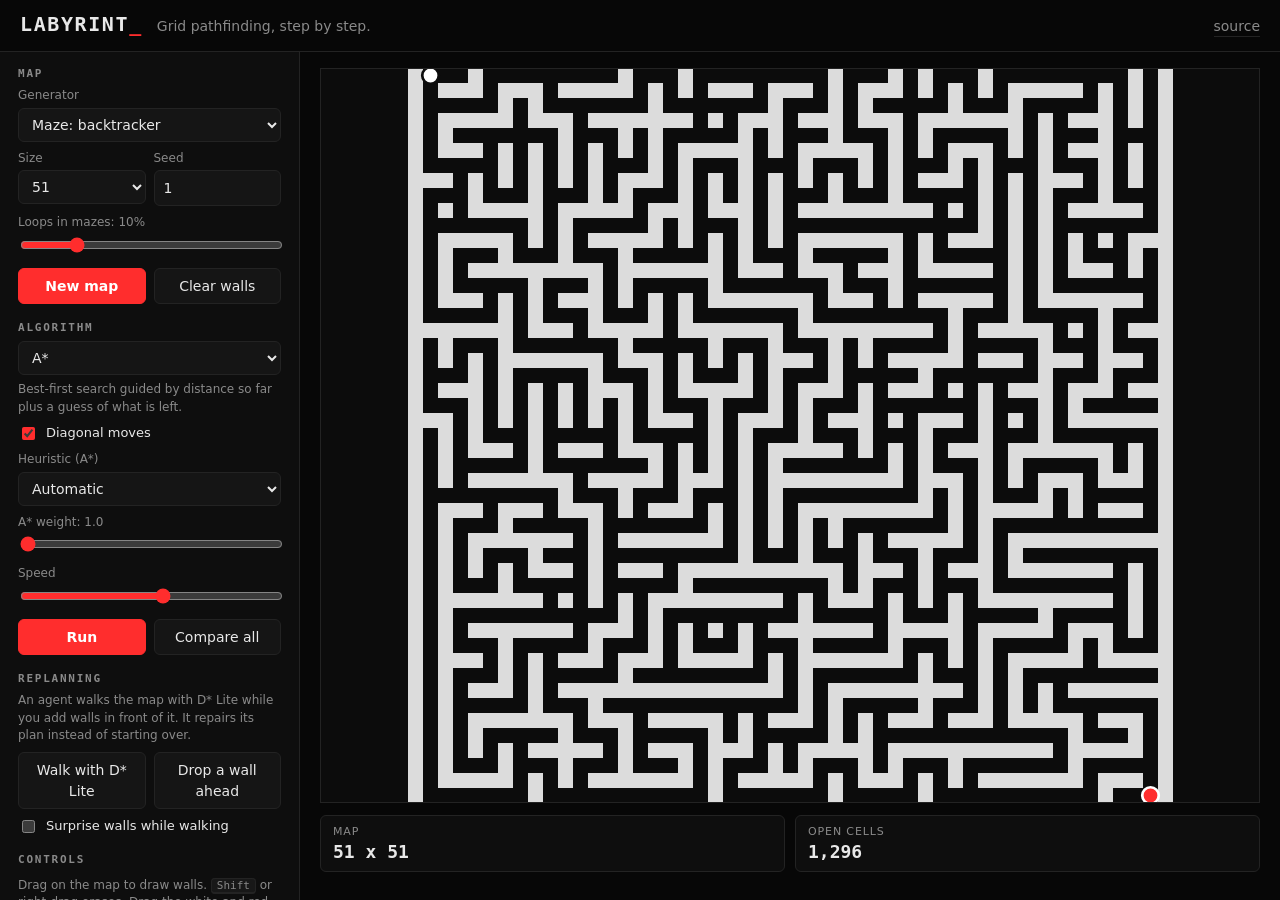
<file: labyrint/index.html>
<!doctype html>
<html lang="en">
<head>
<meta charset="utf-8">
<meta name="viewport" content="width=device-width, initial-scale=1">
<title>labyrint: pathfinding visualiser</title>
<meta name="description" content="Watch A*, Jump Point Search, Theta*, bidirectional search and D* Lite solve mazes, caves and open maps, side by side.">
<style>
  :root {
    --bg: #070707; --panel: #0e0e0e; --line: #232323; --text: #e8e8e8; --dim: #8a8a8a;
    --red: #ff2d2d; --red-dim: #5a1216; --wall: #dcdcdc; --free: #0c0c0c;
    color-scheme: dark;
  }
  * { box-sizing: border-box; }
  html, body { height: 100%; margin: 0; background: var(--bg); color: var(--text); font: 14px/1.45 system-ui, "Segoe UI", sans-serif; }
  body { min-height: 100vh; display: flex; flex-direction: column; }
  header { display: flex; align-items: baseline; gap: 14px; padding: 14px 20px; border-bottom: 1px solid var(--line); flex-wrap: wrap; }
  header h1 { margin: 0; font: 600 20px/1 "Cascadia Mono", Consolas, monospace; letter-spacing: .08em; }
  header h1 b { color: var(--red); font-weight: 600; }
  header p { margin: 0; color: var(--dim); }
  header a { margin-left: auto; color: var(--dim); text-decoration: none; border-bottom: 1px solid var(--line); }
  header a:hover { color: var(--text); }
  main { flex: 1; display: grid; grid-template-columns: 300px 1fr; gap: 0; min-height: 0; }
  aside { border-right: 1px solid var(--line); padding: 16px 18px 24px; background: var(--panel); overflow-y: auto; }
  section.stage { padding: 16px 20px; display: flex; flex-direction: column; gap: 12px; min-width: 0; min-height: 0; overflow-y: auto; }
  h2 { margin: 18px 0 8px; font: 600 11px/1 "Cascadia Mono", Consolas, monospace; letter-spacing: .16em; text-transform: uppercase; color: var(--dim); }
  h2:first-child { margin-top: 0; }
  label { display: block; margin: 8px 0 3px; color: var(--dim); font-size: 12px; }
  select, input[type=number], button {
    width: 100%; background: #151515; color: var(--text); border: 1px solid var(--line); border-radius: 6px;
    padding: 7px 9px; font: inherit;
  }
  button { cursor: pointer; transition: border-color .12s, background .12s; }
  button:hover { border-color: #444; background: #1b1b1b; }
  button.primary { background: var(--red); border-color: var(--red); color: #fff; font-weight: 600; }
  button.primary:hover { background: #ff4a4a; border-color: #ff4a4a; }
  button.on { border-color: var(--red); color: var(--red); }
  button:focus-visible, select:focus-visible, input:focus-visible { outline: 2px solid var(--red); outline-offset: 1px; }
  .row { display: flex; gap: 8px; }
  .row > * { flex: 1; }
  input[type=range] { width: 100%; accent-color: var(--red); }
  .check { display: flex; align-items: center; gap: 8px; margin: 8px 0; color: var(--text); font-size: 13px; }
  .check input { accent-color: var(--red); }
  .blurb { color: var(--dim); font-size: 12px; margin: 6px 0 0; min-height: 34px; }
  #wrap { position: relative; border: 1px solid var(--line); background: var(--free); flex: 1 0 320px; display: flex; align-items: center; justify-content: center; overflow: hidden; }
  canvas { display: block; touch-action: none; cursor: crosshair; image-rendering: pixelated; }
  .stats { display: grid; grid-template-columns: repeat(auto-fit, minmax(110px, 1fr)); gap: 10px; }
  .stat { border: 1px solid var(--line); background: var(--panel); padding: 8px 12px; border-radius: 6px; }
  .stat span { display: block; color: var(--dim); font-size: 11px; letter-spacing: .08em; text-transform: uppercase; }
  .stat b { font: 600 18px/1.3 "Cascadia Mono", Consolas, monospace; }
  .stat b.red { color: var(--red); }
  #compare { overflow-x: auto; }
  table { border-collapse: collapse; width: 100%; font-size: 13px; }
  th, td { text-align: right; padding: 6px 10px; border-bottom: 1px solid var(--line); white-space: nowrap; }
  th:first-child, td:first-child { text-align: left; }
  th { color: var(--dim); font-weight: 500; font-size: 11px; letter-spacing: .08em; text-transform: uppercase; }
  td.bar { width: 34%; min-width: 120px; }
  .barfill { height: 8px; background: var(--red); border-radius: 2px; min-width: 2px; }
  tr.best td:first-child { color: var(--red); }
  .hint { color: var(--dim); font-size: 12px; }
  kbd { background: #181818; border: 1px solid var(--line); border-bottom-width: 2px; border-radius: 4px; padding: 0 5px; font-size: 11px; }
  @media (max-width: 860px) {
    main { grid-template-columns: 1fr; }
    aside { border-right: 0; border-bottom: 1px solid var(--line); }
    html, body { height: auto; }
    #wrap { flex-basis: 360px; }
  }
</style>
</head>
<body>
<header>
  <h1>LABYRINT<b>_</b></h1>
  <p>Grid pathfinding, step by step.</p>
  <a href="https://github.com/gurmaan-singh/labyrint">source</a>
</header>
<main>
  <aside>
    <h2>Map</h2>
    <label for="gen">Generator</label>
    <select id="gen">
      <option value="backtracker">Maze: backtracker</option>
      <option value="prim">Maze: Prim</option>
      <option value="kruskal">Maze: Kruskal</option>
      <option value="wilson">Maze: Wilson</option>
      <option value="division">Maze: recursive division</option>
      <option value="caves">Caves</option>
      <option value="scatter">Scattered obstacles</option>
      <option value="empty">Open field</option>
    </select>
    <div class="row">
      <div><label for="size">Size</label>
        <select id="size"><option value="31">31</option><option value="51" selected>51</option><option value="81">81</option><option value="121">121</option></select></div>
      <div><label for="seed">Seed</label><input id="seed" type="number" value="1" min="0"></div>
    </div>
    <label for="braid">Loops in mazes: <span id="braidv">10%</span></label>
    <input id="braid" type="range" min="0" max="50" value="10">
    <div class="row" style="margin-top:10px">
      <button id="new" class="primary">New map</button>
      <button id="clear">Clear walls</button>
    </div>

    <h2>Algorithm</h2>
    <select id="algo" aria-label="Algorithm"></select>
    <p class="blurb" id="blurb"></p>
    <label class="check" for="diag"><input id="diag" type="checkbox" checked> Diagonal moves</label>
    <label for="heur">Heuristic (A*)</label>
    <select id="heur">
      <option value="auto">Automatic</option>
      <option value="octile">Octile</option>
      <option value="euclidean">Euclidean</option>
      <option value="manhattan">Manhattan</option>
      <option value="chebyshev">Chebyshev</option>
      <option value="zero">Zero (Dijkstra)</option>
    </select>
    <label for="weight">A* weight: <span id="weightv">1.0</span></label>
    <input id="weight" type="range" min="10" max="50" value="10">
    <label for="speed">Speed</label>
    <input id="speed" type="range" min="1" max="100" value="55">
    <div class="row" style="margin-top:10px">
      <button id="run" class="primary">Run</button>
      <button id="compare">Compare all</button>
    </div>

    <h2>Replanning</h2>
    <p class="hint" style="margin:0 0 8px">An agent walks the map with D* Lite while you add walls in front of it. It repairs its plan instead of starting over.</p>
    <div class="row">
      <button id="dstar">Walk with D* Lite</button>
      <button id="drop">Drop a wall ahead</button>
    </div>
    <label class="check" for="surprise"><input id="surprise" type="checkbox"> Surprise walls while walking</label>

    <h2>Controls</h2>
    <p class="hint">Drag on the map to draw walls. <kbd>Shift</kbd> or right-drag erases. Drag the white and red dots to move start and goal. With a result on screen, edits re-run the search at once.</p>
  </aside>
  <section class="stage">
    <div id="wrap"><canvas id="cv"></canvas></div>
    <div class="stats" id="stats"></div>
    <div id="compare-out"></div>
  </section>
</main>
<script src="app.js"></script>
</body>
</html>
</file>
<file: style.css>
/* Layout: one long sheet. A thin rail on the left tracks where you are; the hero is a live pathfinder;
   every project is a stage (demo / figures / run it) next to its text, sides alternating. */
:root {
  --ink: #0a0b0c;
  --ink-2: #101214;
  --ink-3: #0b0c0d;
  --line: #23272a;
  --bone: #e8e4da;
  --dim: #8a8f93;
  --faint: #565b5f;
  --red: #ff3a2d;
  --f-display: "Big Shoulders Display", "Arial Narrow", Impact, sans-serif;
  --f-mono: "IBM Plex Mono", ui-monospace, Consolas, monospace;
  --f-body: "Instrument Sans", system-ui, "Segoe UI", sans-serif;
  --gut: clamp(16px, 4vw, 56px);
  --rail: 0px;
  color-scheme: dark;
}
@media (min-width: 1100px) { :root { --rail: 64px; } }

* { box-sizing: border-box; }
html { scroll-behavior: smooth; }
body {
  margin: 0;
  background: var(--ink);
  color: var(--bone);
  font: 400 17px/1.55 var(--f-body);
  -webkit-font-smoothing: antialiased;
  padding-left: var(--rail);
}
img { display: block; max-width: 100%; height: auto; }
a { color: inherit; text-decoration-color: var(--faint); text-underline-offset: 0.22em; }
a:hover { color: var(--red); text-decoration-color: var(--red); }
:focus-visible { outline: 2px solid var(--red); outline-offset: 3px; }
::selection { background: var(--red); color: #000; }
.skip { position: absolute; left: -999px; top: 8px; background: var(--bone); color: #000; padding: 8px 12px; z-index: 50; }
.skip:focus { left: 8px; }
button { font: inherit; color: inherit; background: none; border: 0; cursor: pointer; }

.mono { font-family: var(--f-mono); font-size: 12px; letter-spacing: 0.06em; text-transform: uppercase; color: var(--dim); }

/* ---------- rail ---------- */
.rail { position: fixed; z-index: 20; left: 0; top: 0; bottom: 0; width: 64px; display: none; flex-direction: column; align-items: center; justify-content: space-between; padding: 22px 0; border-right: 1px solid var(--line); background: var(--ink); }
@media (min-width: 1100px) { .rail { display: flex; } }
.rail .who { writing-mode: vertical-rl; transform: rotate(180deg); font: 500 11px var(--f-mono); letter-spacing: 0.22em; color: var(--dim); text-decoration: none; }
.rail ol { list-style: none; margin: 0; padding: 0; display: flex; flex-direction: column; gap: 7px; }
.rail li a { position: relative; display: block; width: 14px; height: 12px; }
.rail li a::before { content: ""; position: absolute; left: 0; top: 5px; width: 8px; height: 1px; background: var(--faint); transition: width 0.2s, background 0.2s; }
.rail li a:hover::before, .rail li a.on::before { width: 22px; background: var(--red); }
.rail li a span { position: absolute; left: 34px; top: -3px; padding: 2px 8px; background: var(--ink-2); border: 1px solid var(--line); font: 500 11px var(--f-mono); letter-spacing: 0.08em; text-transform: uppercase; white-space: nowrap; opacity: 0; pointer-events: none; transform: translateX(-4px); transition: 0.15s; }
.rail li a:hover span, .rail li a:focus-visible span { opacity: 1; transform: none; }
.rail .end { font: 500 11px var(--f-mono); color: var(--faint); }

/* ---------- hero ---------- */
.hero { position: relative; min-height: min(100svh, 900px); display: flex; flex-direction: column; justify-content: flex-end; padding: 96px var(--gut) clamp(56px, 8vw, 88px); border-bottom: 1px solid var(--line); overflow: hidden; touch-action: pan-y; }
#field { position: absolute; inset: 0; width: 100%; height: 100%; display: block; }
.top { position: absolute; z-index: 2; left: var(--gut); right: var(--gut); top: 22px; display: flex; justify-content: space-between; gap: 16px; flex-wrap: wrap; pointer-events: none; }
.top a { pointer-events: auto; }
.status::before { content: ""; display: inline-block; width: 7px; height: 7px; margin-right: 9px; border-radius: 50%; background: var(--red); vertical-align: 1px; }
.hero h1 { position: relative; z-index: 1; margin: 0; pointer-events: none; font: 900 clamp(54px, 12.2vw, 230px)/0.84 var(--f-display); text-transform: uppercase; letter-spacing: -0.012em; }
.hero h1 em { font-style: normal; color: var(--red); }
.hero .row { position: relative; z-index: 1; display: flex; justify-content: space-between; align-items: flex-end; gap: 32px; flex-wrap: wrap; margin-top: 30px; pointer-events: none; }
.hero p.intro { margin: 0; max-width: 48ch; font-size: clamp(17px, 1.6vw, 21px); line-height: 1.5; }
.hero .live { margin: 0; max-width: 40ch; text-align: right; line-height: 1.7; }
.hero .live b { color: var(--bone); font-weight: 500; }
@media (max-width: 700px) { .hero .live { text-align: left; } }

/* ---------- index ---------- */
section.block { padding: clamp(56px, 8vw, 110px) var(--gut); }
.sec-head { display: flex; justify-content: space-between; gap: 24px; align-items: baseline; margin-bottom: 28px; flex-wrap: wrap; }
.sec-head h2 { margin: 0; font: 800 clamp(30px, 4vw, 52px)/1 var(--f-display); text-transform: uppercase; letter-spacing: 0.01em; }
.list { border-bottom: 1px solid var(--line); }
.row-link { display: grid; grid-template-columns: minmax(0, 4fr) minmax(0, 6fr) minmax(0, 1.4fr) minmax(0, 2.4fr); gap: 8px 28px; align-items: baseline; padding: 14px 0; border-top: 1px solid var(--line); text-decoration: none; transition: padding-left 0.25s, color 0.2s; }
.row-link:hover { padding-left: 14px; color: var(--bone); }
.row-link .n { font: 800 clamp(30px, 4vw, 54px)/1 var(--f-display); text-transform: uppercase; letter-spacing: 0.005em; }
.row-link:hover .n { color: var(--red); }
.row-link .d { color: var(--dim); font-size: 16px; }
.row-link .t { color: var(--red); }
.row-link .m { text-align: right; }
@media (max-width: 760px) { .row-link { grid-template-columns: 1fr 1fr; } .row-link .n, .row-link .d { grid-column: 1 / -1; } .row-link .m { text-align: right; } }
#peek { position: fixed; z-index: 30; left: 0; top: 0; width: 360px; pointer-events: none; border: 1px solid var(--line); background: var(--ink); opacity: 0; transition: opacity 0.15s; box-shadow: 0 24px 60px rgba(0, 0, 0, 0.6); }
#peek.on { opacity: 1; }
@media (hover: none) { #peek { display: none; } }

/* ---------- entries ---------- */
.entry { padding: clamp(56px, 8vw, 120px) var(--gut); border-top: 1px solid var(--line); display: grid; grid-template-columns: repeat(12, minmax(0, 1fr)); column-gap: clamp(16px, 2vw, 32px); row-gap: clamp(24px, 3vw, 40px); align-items: start; }
.entry > .eh { grid-column: 1 / -1; }
.kind { margin: 0 0 12px; }
.kind i { font-style: normal; color: var(--faint); padding: 0 6px; }
.entry h2 { margin: 0; font: 900 clamp(64px, 12vw, 190px)/0.82 var(--f-display); text-transform: uppercase; letter-spacing: -0.012em; word-break: break-word; }
.entry.s-r h2 { color: transparent; -webkit-text-stroke: clamp(1px, 0.16vw, 2px) var(--bone); }
.s-l .stage { grid-column: 1 / span 7; }
.s-l .copy { grid-column: 9 / -1; }
.s-r .stage { grid-column: 6 / -1; order: 2; }
.s-r .copy { grid-column: 1 / span 4; order: 1; }
.copy { display: flex; flex-direction: column; gap: 20px; position: sticky; top: 24px; }
.copy p { margin: 0; max-width: 58ch; }
.copy .lead { font: 700 clamp(22px, 2.2vw, 28px)/1.2 var(--f-display); text-transform: uppercase; letter-spacing: 0.02em; max-width: 30ch; }
@media (max-width: 1000px) {
  .s-l .stage, .s-l .copy, .s-r .stage, .s-r .copy { grid-column: 1 / -1; order: 0; }
  .copy { position: static; }
}

/* ---------- stage ---------- */
.stage { border: 1px solid var(--line); background: var(--ink-2); min-width: 0; }
.tabs { display: flex; align-items: center; gap: 2px; padding: 6px 8px 0; border-bottom: 1px solid var(--line); }
.tabs button { padding: 10px 14px 12px; font: 500 12px var(--f-mono); letter-spacing: 0.08em; text-transform: uppercase; color: var(--dim); border-bottom: 2px solid transparent; margin-bottom: -1px; }
.tabs button:hover { color: var(--bone); }
.tabs button.on { color: var(--bone); border-bottom-color: var(--red); }
.tabs .tag { margin-left: auto; padding-right: 6px; color: var(--red); }
.pane { display: none; }
.pane.on { display: block; }
.view { position: relative; aspect-ratio: 16 / 10; background: var(--ink-3); overflow: hidden; }
.view > img, .view > canvas, .view > iframe { position: absolute; inset: 0; width: 100%; height: 100%; display: block; border: 0; }
.view > img { object-fit: cover; object-position: top left; }
.view.poster > img { opacity: 0.35; filter: saturate(0.6); }
.view .start { position: absolute; left: 50%; top: 50%; transform: translate(-50%, -50%); padding: 14px 22px; border: 1px solid var(--bone); background: var(--ink); font: 500 13px var(--f-mono); letter-spacing: 0.08em; text-transform: uppercase; transition: 0.15s; }
.view .start:hover { background: var(--red); border-color: var(--red); color: #000; }
.view.live { aspect-ratio: auto; padding: 18px; }
.ctl { display: flex; align-items: center; gap: 14px; padding: 10px 14px; border-top: 1px solid var(--line); }
.ctl .play { width: 30px; height: 30px; border: 1px solid var(--faint); display: grid; place-items: center; font-size: 11px; }
.ctl .play:hover { border-color: var(--red); color: var(--red); }
.ctl .scrub { flex: 1; accent-color: var(--red); height: 2px; cursor: pointer; }
.ctl .tnow { min-width: 9ch; text-align: right; }
.cap { margin: 0; padding: 12px 14px 14px; font-size: 14px; line-height: 1.45; color: var(--dim); border-top: 1px solid var(--line); }
.pane.figs { padding: 14px; flex-direction: column; gap: 16px; }
.pane.figs.on { display: flex; }
figure { margin: 0; }
figure img { border: 1px solid var(--line); background: var(--ink-3); width: 100%; }
figcaption { margin-top: 9px; font: 400 12px/1.5 var(--f-mono); color: var(--dim); max-width: 70ch; }
.pane.run { padding: 14px; position: relative; }
.pane.run .needs { margin: 0 0 12px; color: var(--dim); font-size: 14px; }
.pane.run pre { margin: 0; padding: 14px 16px; border: 1px solid var(--line); background: var(--ink-3); overflow-x: auto; font: 400 13px/1.7 var(--f-mono); color: var(--bone); }
.pane.run .copy-btn { position: absolute; right: 22px; top: 50px; padding: 5px 9px; border: 1px solid var(--faint); font: 500 11px var(--f-mono); letter-spacing: 0.08em; text-transform: uppercase; color: var(--dim); background: var(--ink-3); }
.pane.run .copy-btn:hover { border-color: var(--red); color: var(--red); }

.nums { margin: 0; display: flex; flex-direction: column; border-top: 1px solid var(--line); }
.nums div { display: grid; grid-template-columns: minmax(96px, 0.55fr) 1fr; gap: 14px; align-items: baseline; padding: 10px 0; border-bottom: 1px solid var(--line); }
.nums dt { font: 800 clamp(34px, 3.6vw, 50px)/0.95 var(--f-display); letter-spacing: 0.005em; }
.nums dd { margin: 0; color: var(--dim); font-size: 15px; line-height: 1.4; }
.note h3 { margin: 0 0 6px; font: 500 12px var(--f-mono); letter-spacing: 0.08em; text-transform: uppercase; color: var(--red); }
.note p { color: #c9c5bb; font-size: 15.5px; }
.links { display: flex; gap: 22px; flex-wrap: wrap; font: 500 13px var(--f-mono); letter-spacing: 0.04em; text-transform: uppercase; }

/* live arbitration strip */
.arb header { display: flex; justify-content: space-between; margin-bottom: 14px; gap: 12px; }
.arb .r { display: grid; grid-template-columns: 64px repeat(11, 1fr); gap: 4px; align-items: end; height: 34px; margin-top: 8px; }
.arb .r b { font: 500 11px var(--f-mono); color: var(--dim); align-self: center; }
.arb .c { height: 100%; background: transparent; border-bottom: 2px solid var(--faint); transition: height 0.2s, background 0.2s; }
.arb .c.one { background: var(--faint); }
.arb .c.on { border-bottom-color: var(--bone); }
.arb .c.one.on { background: var(--bone); }
.arb .c.out { opacity: 0.25; }
.arb .bus .c { border-bottom-color: var(--red); }
.arb .bus .c.one { background: var(--red); }
.arb .c.hid { opacity: 0; }
.arb footer { margin-top: 14px; min-height: 18px; }

/* ---------- how ---------- */
.how { display: grid; grid-template-columns: repeat(12, minmax(0, 1fr)); column-gap: 32px; row-gap: 12px; }
.how h2 { grid-column: 1 / span 4; margin: 0; font: 800 clamp(30px, 4vw, 52px)/1 var(--f-display); text-transform: uppercase; }
.how ul { grid-column: 6 / -1; list-style: none; margin: 0; padding: 0; }
.how li { padding: 20px 0; border-top: 1px solid var(--line); }
.how li:last-child { border-bottom: 1px solid var(--line); }
.how li b { display: block; font: 700 clamp(22px, 2.4vw, 30px)/1.15 var(--f-display); text-transform: uppercase; letter-spacing: 0.02em; margin-bottom: 4px; }
.how li span { color: var(--dim); max-width: 60ch; display: block; }
@media (max-width: 900px) { .how h2, .how ul { grid-column: 1 / -1; } }

/* ---------- footer ---------- */
footer.end { padding: clamp(64px, 9vw, 120px) var(--gut) 40px; border-top: 1px solid var(--line); }
footer.end h2 { margin: 0 0 22px; font: 900 clamp(70px, 18vw, 320px)/0.8 var(--f-display); text-transform: uppercase; letter-spacing: -0.012em; }
footer.end h2 em { font-style: normal; color: var(--red); }
footer.end p { margin: 0 0 8px; max-width: 54ch; font-size: 19px; }
footer.end .fine { margin-top: 56px; display: flex; justify-content: space-between; gap: 16px; flex-wrap: wrap; }

@media (prefers-reduced-motion: reduce) {
  html { scroll-behavior: auto; }
  * { transition: none !important; }
}
</file>
